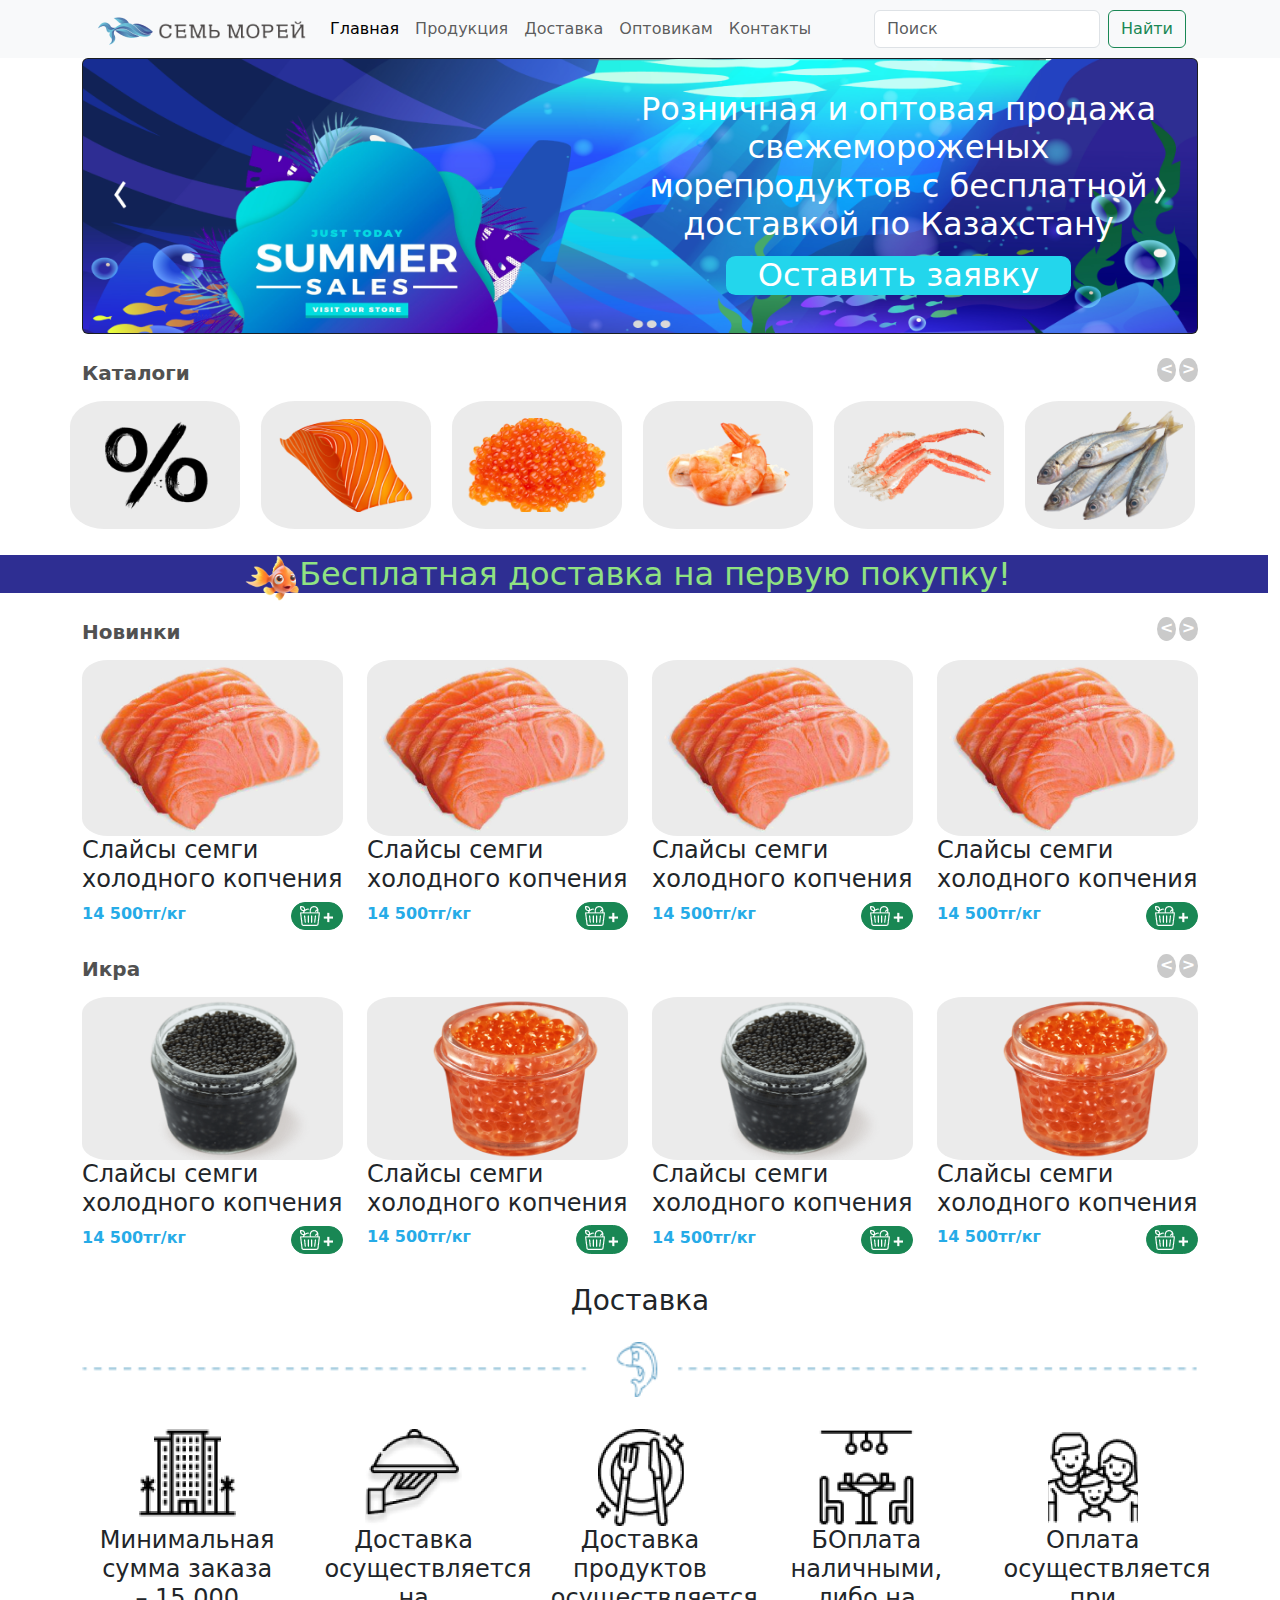
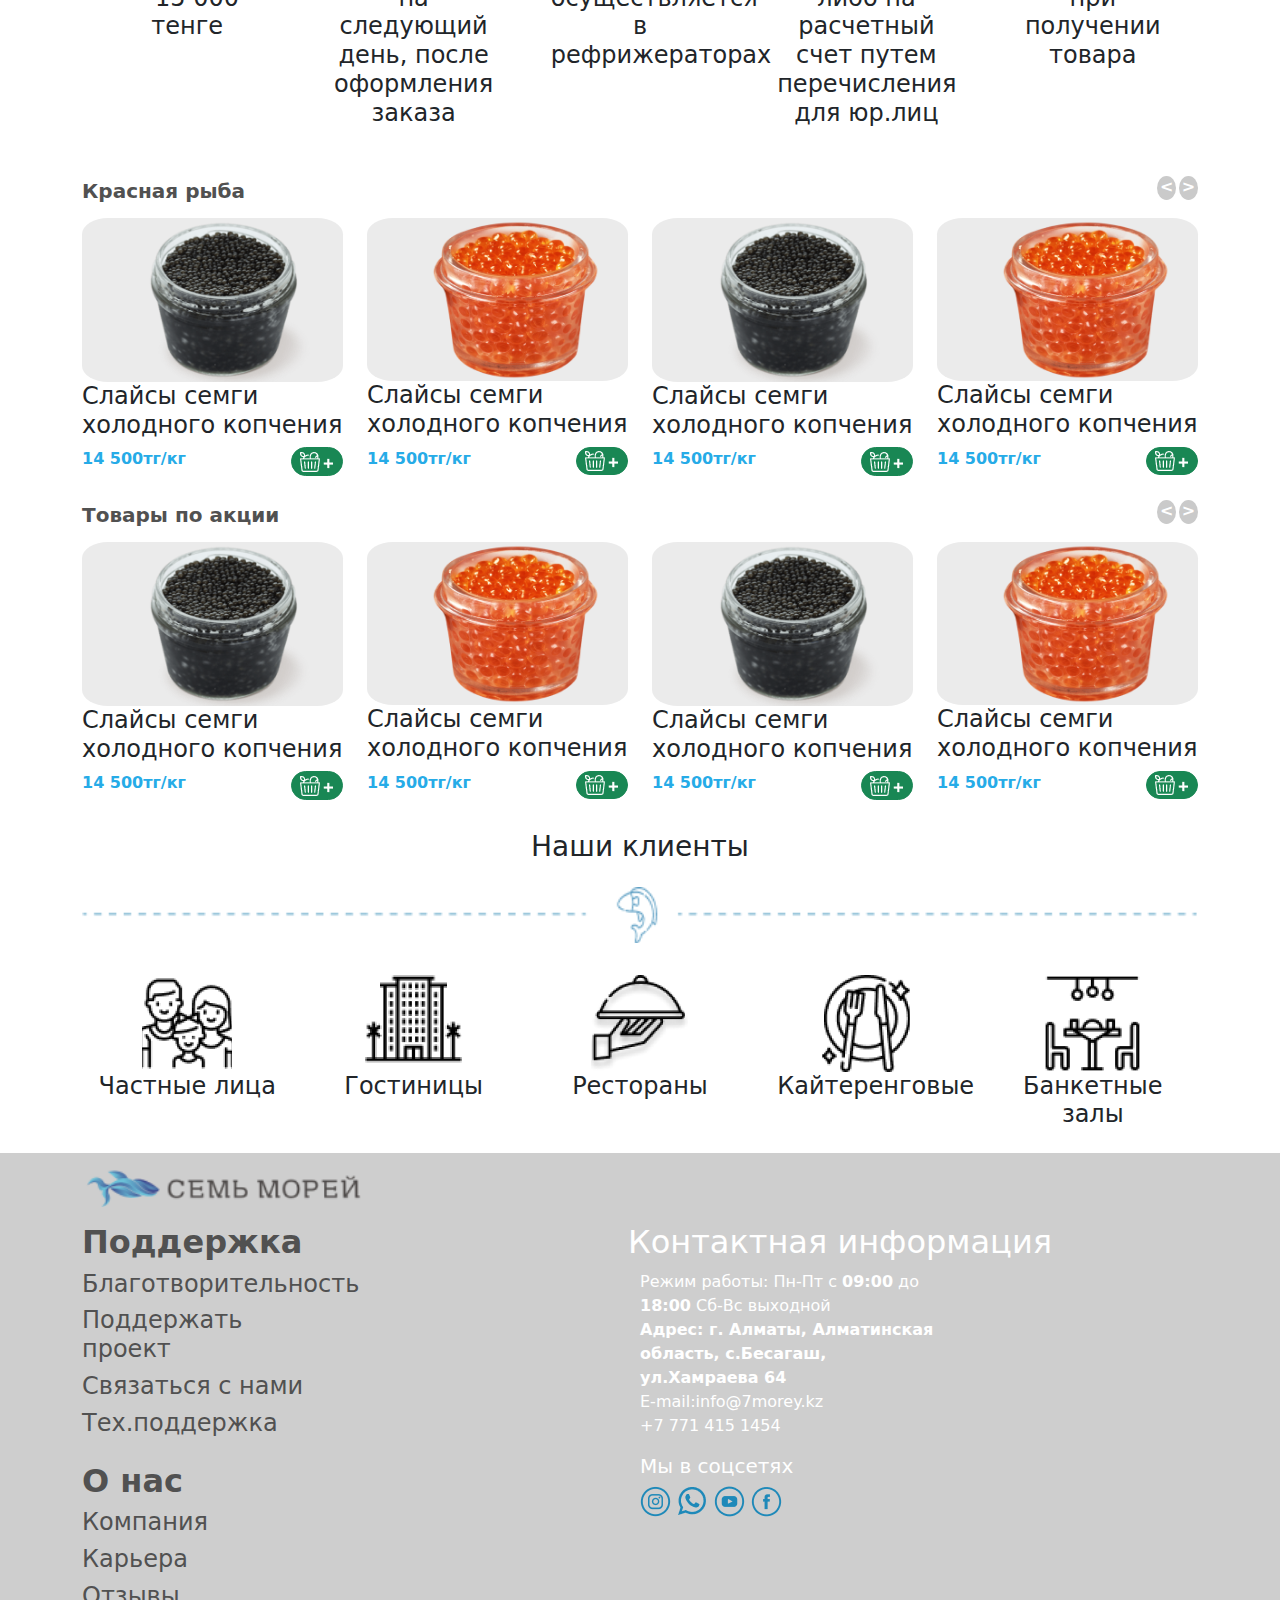
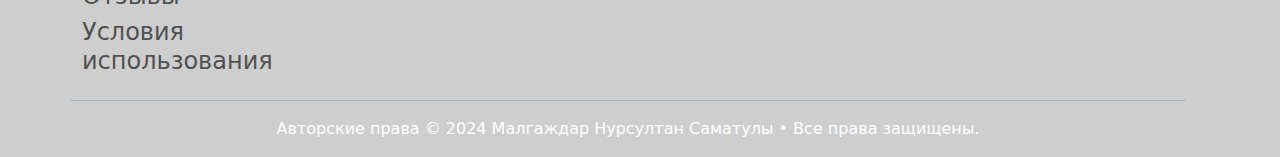
<file: 7morey/Index.html>
<!DOCTYPE html>
<html lang="en">
<head>
    <meta charset="UTF-8">
    <meta name="viewport" content="width=device-width, initial-scale=1">
    <title>Ocean-Food&nbsp;&nbsp;&nbsp;&nbsp;&nbsp;<--&#9826;-->&nbsp;&nbsp;&nbsp;&nbsp;&nbsp;Official site</title>
    <link href="https://cdn.jsdelivr.net/npm/bootstrap@5.3.3/dist/css/bootstrap.min.css" rel="stylesheet"
          integrity="sha384-QWTKZyjpPEjISv5WaRU9OFeRpok6YctnYmDr5pNlyT2bRjXh0JMhjY6hW+ALEwIH" crossorigin="anonymous">
    <link rel="stylesheet" href="css/style.css">
</head>
<body>
<nav class="navbar navbar-expand-lg bg-body-tertiary">
    <div class="container">
        <div class="container-fluid">
            <button class="navbar-toggler" type="button" data-bs-toggle="collapse" data-bs-target="#navbarScroll"
                    aria-controls="navbarScroll" aria-expanded="false" aria-label="Toggle navigation">
                <span class="navbar-toggler-icon"></span>
            </button>
            <div class="collapse navbar-collapse" id="navbarScroll">
                <a class="navbar-brand" href="#">
                    <img src="img/logo.png" alt="Logo" class="d-inline-block align-text-top">
                </a>
                <ul class="navbar-nav me-auto my-2 my-lg-0 navbar-nav-scroll" style="--bs-scroll-height: 100px;">
                    <li class="nav-item">
                        <a class="nav-link active" aria-current="page" href="#">Главная</a>
                    </li>
                    <li class="nav-item">
                        <a class="nav-link" href="#">Продукция</a>
                    </li>
                    <li class="nav-item">
                        <a class="nav-link" href="#">Доставка</a>
                    </li>
                    <li class="nav-item">
                        <a class="nav-link" href="#">Оптовикам</a>
                    </li>
                    <li class="nav-item">
                        <a class="nav-link" href="#">Контакты</a>
                    </li>
                </ul>
                <form class="d-flex" role="search">
                    <input class="form-control me-2" type="search" placeholder="Поиск" aria-label="Search">
                    <button class="btn btn-outline-success" type="submit">Найти</button>
                </form>
            </div>
        </div>
    </div>
</nav>

<main>
    <section>
        <div class="container">
            <div class="card text-bg-dark">
                <img src="img/banner.png" class="card-img" alt="...">
                <div class="card-img-overlay d-flex align-items-center">
                    <div class="row w-100">
                        <div class="col"></div>
                        <div class="col">
                            <h2 class="card-title text-center fs-7">
                                Розничная и оптовая продажа свежемороженых морепродуктов с бесплатной доставкой по
                                Казахстану<Br>
                                <button type="button" class="z-btn fs-7">Оставить заявку</button>
                            </h2>
                        </div>
                    </div>
                </div>
            </div>

            <div class="row mt-4">
                <div class="col-6 category-title">
                    <b>Каталоги</b>
                </div>
                <div class="col-6 text-end">
                    <div class="ellipse d-inline-flex">
                        <div class="arrow"><b><</b></div>
                        <div class="arrow"><b>></b></div>
                    </div>
                </div>
            </div>
        </div>
    </section>
    <section>

        <div class="container">
            <div class="row column-gap-3 c-img category">
                <div class="col-lg-2 col-sm-6 col-6 d-flex align-items-center">
                    <img class="img-fluid" src="img/c-1.png" alt=""></div>
                <div class="col-lg-2 col-sm-6 col-6 d-flex align-items-center">
                    <img class="img-fluid" src="img/c-2.png" alt=""></div>
                <div class="col-lg-2 col-sm-6 col-6 d-flex align-items-center">
                    <img class="img-fluid" src="img/c-3.png" alt=""></div>
                <div class="col-lg-2 col-sm-6 col-6 d-flex align-items-center">
                    <img class="img-fluid" src="img/c-4.png" alt=""></div>
                <div class="col-lg-2 col-sm-6 col-6 d-flex align-items-center">
                    <img class="img-fluid" src="img/c-5.png" alt=""></div>
                <div class="col-lg-2 col-sm-6 col-6 d-flex align-items-center">
                    <img class="img-fluid" src="img/c-6.png" alt=""></div>
            </div>
        </div>

        <div class="row advertising">
            <div class="col-12 d-flex justify-content-center">
                <img class="img-fluid fish" src="img/fish.png" alt="">
                <h2 class="fs-7">Бесплатная доставка на первую покупку!</h2>
            </div>
        </div>
    </section>
    <section>
        <div class="container">
            <div class="row mt-4">
                <div class="col-6 category-title">
                    <b>Новинки</b>
                </div>
                <div class="col-6 text-end">
                    <div class="ellipse d-inline-flex">
                        <div class="arrow"><b><</b></div>
                        <div class="arrow"><b>></b></div>
                    </div>
                </div>
            </div>

            <div class="row c-img">
                <div class="col-lg-3 col-sm-6 col-6 align-items-center  flex-row h-auto">
                    <div class="p-img">
                        <img class="img-fluid px-2" src="img/p1.png" alt="">
                    </div>
                    <div class="row">
                        <h4>Слайсы семги холодного копчения</h4>
                    </div>
                    <div class="row">
                        <div class="col price"><b>14 500тг/кг</b></div>
                        <div class="col text-end">
                            <button class="btn btn-success" type="button">
                                <img src="img/corzina.png" alt="">
                            </button>
                        </div>
                    </div>
                </div>
                <div class="col-lg-3 col-sm-6 col-6 align-items-center  flex-row h-auto">
                    <div class="p-img">
                        <img class="img-fluid px-2" src="img/p1.png" alt="">
                    </div>
                    <div class="row">
                        <h4>Слайсы семги холодного копчения</h4>
                    </div>
                    <div class="row">
                        <div class="col price"><b>14 500тг/кг</b></div>
                        <div class="col text-end">
                            <button class="btn btn-success" type="button">
                                <img src="img/corzina.png" alt="">
                            </button>
                        </div>
                    </div>
                </div>
                <div class="col-lg-3 col-sm-6 col-6 align-items-center  flex-row h-auto">
                    <div class="p-img">
                        <img class="img-fluid px-2" src="img/p1.png" alt="">
                    </div>
                    <div class="row">
                        <h4>Слайсы семги холодного копчения</h4>
                    </div>
                    <div class="row">
                        <div class="col price"><b>14 500тг/кг</b></div>
                        <div class="col text-end">
                            <button class="btn btn-success" type="button">
                                <img src="img/corzina.png" alt="">
                            </button>
                        </div>
                    </div>
                </div>
                <div class="col-lg-3 col-sm-6 col-6 align-items-center  flex-row h-auto">
                    <div class="p-img">
                        <img class="img-fluid px-2" src="img/p1.png" alt="">
                    </div>
                    <div class="row">
                        <h4>Слайсы семги холодного копчения</h4>
                    </div>
                    <div class="row">
                        <div class="col price"><b>14 500тг/кг</b></div>
                        <div class="col text-end">
                            <button class="btn btn-success" type="button">
                                <img src="img/corzina.png" alt="">
                            </button>
                        </div>
                    </div>
                </div>
            </div>

            <div class="row mt-4">
                <div class="col-6 category-title">
                    <b>Икра</b>
                </div>
                <div class="col-6 text-end">
                    <div class="ellipse d-inline-flex">
                        <div class="arrow"><b><</b></div>
                        <div class="arrow"><b>></b></div>
                    </div>
                </div>
            </div>

            <div class="row c-img">
                <div class="col-lg-3 col-sm-6 col-6 align-items-center  flex-row h-auto">
                    <div class="p-img">
                        <img class="img-fluid px-2" src="img/p8.png" alt="">
                    </div>
                    <div class="row">
                        <h4>Слайсы семги холодного копчения</h4>
                    </div>
                    <div class="row">
                        <div class="col price"><b>14 500тг/кг</b></div>
                        <div class="col text-end">
                            <button class="btn btn-success" type="button">
                                <img src="img/corzina.png" alt="">
                            </button>
                        </div>
                    </div>
                </div>
                <div class="col-lg-3 col-sm-6 col-6 align-items-center  flex-row h-auto">
                    <div class="p-img">
                        <img class="img-fluid px-2" src="img/p7.png" alt="">
                    </div>
                    <div class="row">
                        <h4>Слайсы семги холодного копчения</h4>
                    </div>
                    <div class="row">
                        <div class="col price"><b>14 500тг/кг</b></div>
                        <div class="col text-end">
                            <button class="btn btn-success" type="button">
                                <img src="img/corzina.png" alt="">
                            </button>
                        </div>
                    </div>
                </div>
                <div class="col-lg-3 col-sm-6 col-6 align-items-center  flex-row h-auto">
                    <div class="p-img">
                        <img class="img-fluid px-2" src="img/p8.png" alt="">
                    </div>
                    <div class="row">
                        <h4>Слайсы семги холодного копчения</h4>
                    </div>
                    <div class="row">
                        <div class="col price"><b>14 500тг/кг</b></div>
                        <div class="col text-end">
                            <button class="btn btn-success" type="button">
                                <img src="img/corzina.png" alt="">
                            </button>
                        </div>
                    </div>
                </div>
                <div class="col-lg-3 col-sm-6 col-6 align-items-center  flex-row h-auto">
                    <div class="p-img">
                        <img class="img-fluid px-2" src="img/p7.png" alt="">
                    </div>
                    <div class="row">
                        <h4>Слайсы семги холодного копчения</h4>
                    </div>
                    <div class="row">
                        <div class="col price"><b>14 500тг/кг</b></div>
                        <div class="col text-end">
                            <button class="btn btn-success" type="button">
                                <img src="img/corzina.png" alt="">
                            </button>
                        </div>
                    </div>
                </div>
            </div>
        </div>
    </section>
    <section>
        <div class="container">
            <div class="row">
                <div class="col-12">
                    <h3 class="text-center title">Доставка</h3></div>
                <div class="text-center col-12 my-3"><img class="w-100" src="img/fish-logo.png" alt=""></div>
                <div class="container text-center">
                    <div class="row row-cols-1 row-cols-lg-5 g-2 g-lg-3 col-sm-16">
                        <div class="col">
                            <div class="p-3">
                                <img src="img/k2.png" alt="">
                                <h4>Минимальная сумма заказа – 15 000 тенге</h4>
                            </div>
                        </div>
                        <div class="col">
                            <div class="p-3">
                                <img src="img/k3.png" alt="">
                                <h4>Доставка осуществляется на следующий день, после оформления заказа</h4>
                            </div>
                        </div>
                        <div class="col">
                            <div class="p-3">
                                <img src="img/k4.png" alt="">
                                <h4>Доставка продуктов осуществляется в рефрижераторах</h4>
                            </div>
                        </div>
                        <div class="col">
                            <div class="p-3">
                                <img src="img/k5.png" alt="">
                                <h4>БОплата наличными, либо на расчетный счет путем перечисления для юр.лиц</h4>
                            </div>
                        </div>
                        <div class="col">
                            <div class="p-3">
                                <img src="img/k1.png" alt="">
                                <h4>Оплата осуществляется при получении товара</h4>
                            </div>
                        </div>
                    </div>
                </div>
            </div>
            <div class="phone-size">
                <div class="row mt-4">
                    <div class="col-6 category-title">
                        <b>Красная рыба</b>
                    </div>
                    <div class="col-6 text-end">
                        <div class="ellipse d-inline-flex">
                            <div class="arrow"><b><</b></div>
                            <div class="arrow"><b>></b></div>
                        </div>
                    </div>
                </div>

                <div class="row c-img">
                    <div class="col-lg-3 col-sm-6 col-6 align-items-center  flex-row h-auto">
                        <div class="p-img">
                            <img class="img-fluid px-2" src="img/p8.png" alt="">
                        </div>
                        <div class="row">
                            <h4>Слайсы семги холодного копчения</h4>
                        </div>
                        <div class="row">
                            <div class="col price"><b>14 500тг/кг</b></div>
                            <div class="col text-end">
                                <button class="btn btn-success" type="button">
                                    <img src="img/corzina.png" alt="">
                                </button>
                            </div>
                        </div>
                    </div>
                    <div class="col-lg-3 col-sm-6 col-6 align-items-center  flex-row h-auto">
                        <div class="p-img">
                            <img class="img-fluid px-2" src="img/p7.png" alt="">
                        </div>
                        <div class="row">
                            <h4>Слайсы семги холодного копчения</h4>
                        </div>
                        <div class="row">
                            <div class="col price"><b>14 500тг/кг</b></div>
                            <div class="col text-end">
                                <button class="btn btn-success" type="button">
                                    <img src="img/corzina.png" alt="">
                                </button>
                            </div>
                        </div>
                    </div>
                    <div class="col-lg-3 col-sm-6 col-6 align-items-center  flex-row h-auto">
                        <div class="p-img">
                            <img class="img-fluid px-2" src="img/p8.png" alt="">
                        </div>
                        <div class="row">
                            <h4>Слайсы семги холодного копчения</h4>
                        </div>
                        <div class="row">
                            <div class="col price"><b>14 500тг/кг</b></div>
                            <div class="col text-end">
                                <button class="btn btn-success" type="button">
                                    <img src="img/corzina.png" alt="">
                                </button>
                            </div>
                        </div>
                    </div>
                    <div class="col-lg-3 col-sm-6 col-6 align-items-center  flex-row h-auto">
                        <div class="p-img">
                            <img class="img-fluid px-2" src="img/p7.png" alt="">
                        </div>
                        <div class="row">
                            <h4>Слайсы семги холодного копчения</h4>
                        </div>
                        <div class="row">
                            <div class="col price"><b>14 500тг/кг</b></div>
                            <div class="col text-end">
                                <button class="btn btn-success" type="button">
                                    <img src="img/corzina.png" alt="">
                                </button>
                            </div>
                        </div>
                    </div>
                </div>
            </div>

        </div>
    </section>
    <section>
        <div class="container">
            <div class="phone-size">
                <div class="row mt-4">
                    <div class="col-6 category-title">
                        <b>Товары по акции</b>
                    </div>
                    <div class="col-6 text-end">
                        <div class="ellipse d-inline-flex">
                            <div class="arrow"><b><</b></div>
                            <div class="arrow"><b>></b></div>
                        </div>
                    </div>
                </div>
                <div class="row c-img">
                    <div class="col-lg-3 col-sm-6 col-6 align-items-center  flex-row h-auto">
                        <div class="p-img">
                            <img class="img-fluid px-2" src="img/p8.png" alt="">
                        </div>
                        <div class="row">
                            <h4>Слайсы семги холодного копчения</h4>
                        </div>
                        <div class="row">
                            <div class="col price"><b>14 500тг/кг</b></div>
                            <div class="col text-end">
                                <button class="btn btn-success" type="button">
                                    <img src="img/corzina.png" alt="">
                                </button>
                            </div>
                        </div>
                    </div>
                    <div class="col-lg-3 col-sm-6 col-6 align-items-center  flex-row h-auto">
                        <div class="p-img">
                            <img class="img-fluid px-2" src="img/p7.png" alt="">
                        </div>
                        <div class="row">
                            <h4>Слайсы семги холодного копчения</h4>
                        </div>
                        <div class="row">
                            <div class="col price"><b>14 500тг/кг</b></div>
                            <div class="col text-end">
                                <button class="btn btn-success" type="button">
                                    <img src="img/corzina.png" alt="">
                                </button>
                            </div>
                        </div>
                    </div>
                    <div class="col-lg-3 col-sm-6 col-6 align-items-center  flex-row h-auto">
                        <div class="p-img">
                            <img class="img-fluid px-2" src="img/p8.png" alt="">
                        </div>
                        <div class="row">
                            <h4>Слайсы семги холодного копчения</h4>
                        </div>
                        <div class="row">
                            <div class="col price"><b>14 500тг/кг</b></div>
                            <div class="col text-end">
                                <button class="btn btn-success" type="button">
                                    <img src="img/corzina.png" alt="">
                                </button>
                            </div>
                        </div>
                    </div>
                    <div class="col-lg-3 col-sm-6 col-6 align-items-center  flex-row h-auto">
                        <div class="p-img">
                            <img class="img-fluid px-2" src="img/p7.png" alt="">
                        </div>
                        <div class="row">
                            <h4>Слайсы семги холодного копчения</h4>
                        </div>
                        <div class="row">
                            <div class="col price"><b>14 500тг/кг</b></div>
                            <div class="col text-end">
                                <button class="btn btn-success" type="button">
                                    <img src="img/corzina.png" alt="">
                                </button>
                            </div>
                        </div>
                    </div>
                </div>
                <div class="row">
                    <div class="col-12">
                        <h3 class="text-center title">Наши клиенты</h3></div>
                    <div class="text-center col-12 my-3"><img class="w-100" src="img/fish-logo.png" alt=""></div>

                    <div class="container text-center">
                        <div class="row row-cols-1 row-cols-lg-5 g-2 g-lg-3">
                            <div class="col">
                                <div class="p-3">
                                    <img src="img/k1.png" alt="">
                                    <h4>Частные лица</h4>
                                </div>
                            </div>
                            <div class="col">
                                <div class="p-3">
                                    <img src="img/k2.png" alt="">
                                    <h4>Гостиницы</h4>
                                </div>
                            </div>
                            <div class="col">
                                <div class="p-3">
                                    <img src="img/k3.png" alt="">
                                    <h4>Рестораны</h4>
                                </div>
                            </div>
                            <div class="col">
                                <div class="p-3">
                                    <img src="img/k4.png" alt="">
                                    <h4>Кайтеренговые</h4>
                                </div>
                            </div>
                            <div class="col">
                                <div class="p-3">
                                    <img src="img/k5.png" alt="">
                                    <h4>Банкетные залы</h4>
                                </div>
                            </div>
                        </div>
                    </div>
                </div>
            </div>
        </div>
    </section>
</main>
<footer>
    <div class="container row-cols-1">
        <img class="mt-3 col-3 row-cols-1" src="img/logo.png" alt="">
        <div class="row">
            <div class="col">
                <div class="row d-block">
                    <div class="col-6 category-title">
                        <div class="row mt-3 footer-text footer-about">
                            <h2><strong>Поддержка</strong></h2>
                            <h4>Благотворительность</h4>
                            <h4>Поддержать проект</h4>
                            <h4>Связаться с нами</h4>
                            <h4>Тех.поддержка</h4>
                        </div>
                    </div>
                    <div class="col-6 category-title">
                        <div class="row mt-3 footer-text footer-about">
                            <h2><strong>О нас</strong></h2>
                            <h4>Компания</h4>
                            <h4>Карьера</h4>
                            <h4>Отзывы</h4>
                            <h4>Условия использования</h4>
                        </div>
                    </div>
                </div>
            </div>
            <div class="col">
                <div class="row mt-3 footer-text">
                    <h2 class="p-0 footer-info-h2">Контактная информация</h2>
                    <div class="text-start col-7 footer-info">
                        <p>Режим работы: Пн-Пт с <b>09:00</b> до <b>18:00</b> Сб-Вс выходной
                            <br><b>Адрес: г. Алматы, Алматинская область, с.Бесагаш, ул.Хамраева 64</b><br>
                            E-mail:info@7morey.kz<br>
                            +7 771 415 1454
                        </p>
                        <h5>Мы в соцсетях</h5>
                        <div class="row d-flex align-items-center social">
                            <div class="col-1 "><img src="img/m1.png" alt=""></div>
                            <div class="col-1 "><img src="img/m2.png" alt=""></div>
                            <div class="col-1 "><img src="img/m3.png" alt=""></div>
                            <div class="col-1 "><img src="img/m4.png" alt=""></div>
                        </div>
                    </div>
                </div>
            </div>
        </div>
        <div class="row">
            <hr class="w-100 mt-3 align-center">
            <span class="text-center mb-3">Авторские права © 2024 Малгаждар Нурсултан Саматулы • Все права защищены.</span>
        </div>
    </div>
</footer>


<script src="https://cdn.jsdelivr.net/npm/bootstrap@5.3.3/dist/js/bootstrap.bundle.min.js"
        integrity="sha384-YvpcrYf0tY3lHB60NNkmXc5s9fDVZLESaAA55NDzOxhy9GkcIdslK1eN7N6jIeHz"
        crossorigin="anonymous"></script>
<script src="https://cdn.jsdelivr.net/npm/@popperjs/core@2.11.8/dist/umd/popper.min.js"
        integrity="sha384-I7E8VVD/ismYTF4hNIPjVp/Zjvgyol6VFvRkX/vR+Vc4jQkC+hVqc2pM8ODewa9r"
        crossorigin="anonymous"></script>
<script src="https://cdn.jsdelivr.net/npm/bootstrap@5.3.3/dist/js/bootstrap.min.js"
        integrity="sha384-0pUGZvbkm6XF6gxjEnlmuGrJXVbNuzT9qBBavbLwCsOGabYfZo0T0to5eqruptLy"
        crossorigin="anonymous"></script>
<script src="js/script.js"></script>
</body>
</html>
</file>
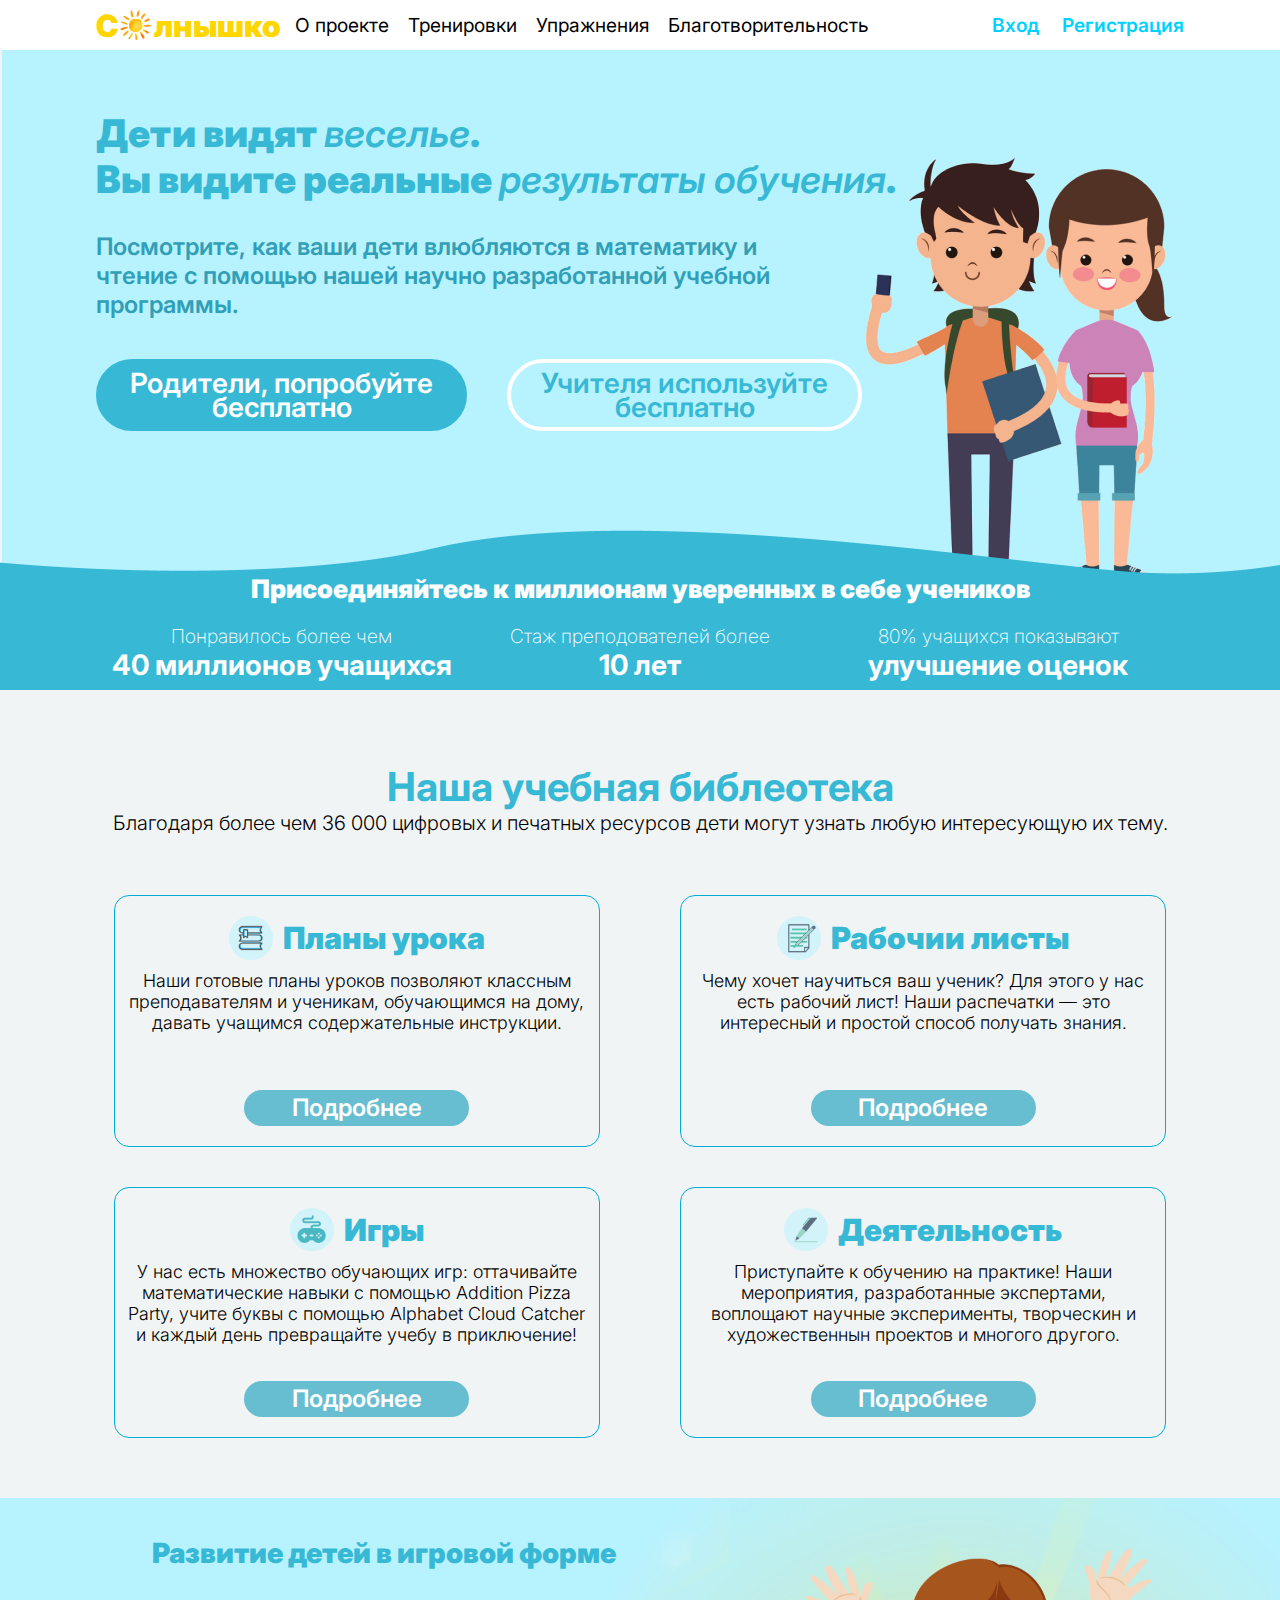
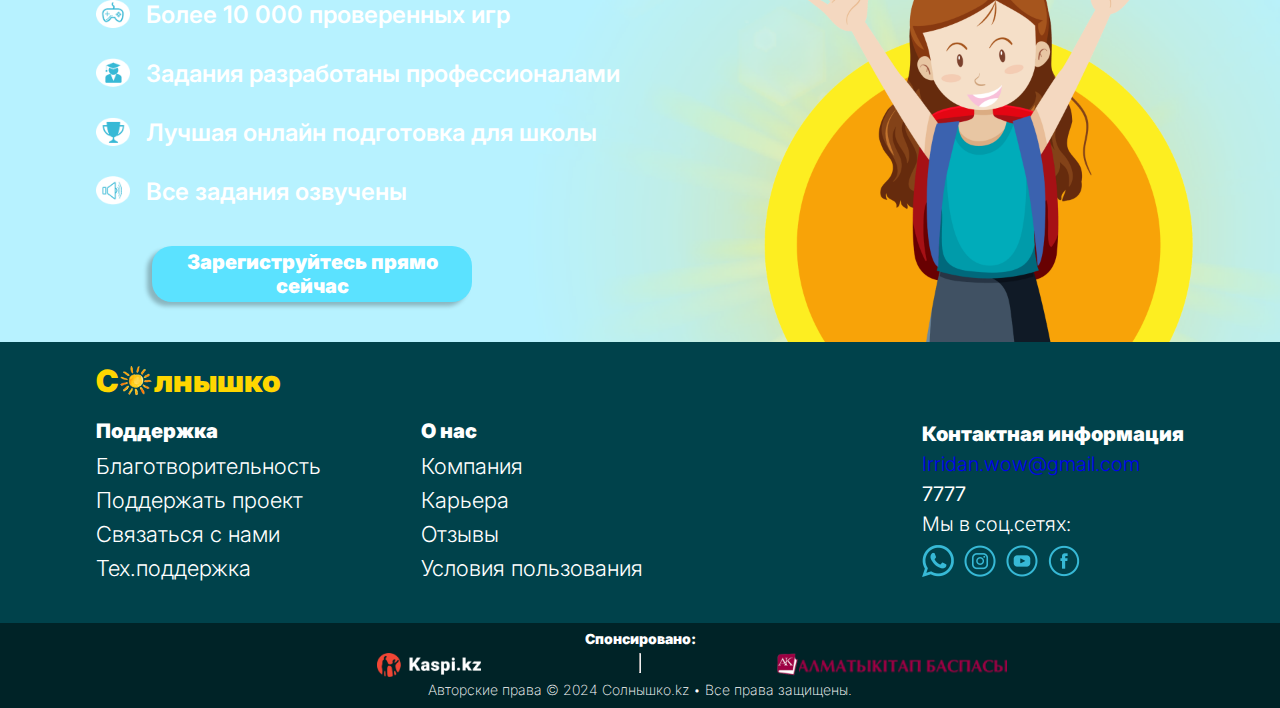
<file: Solnyshko/index.html>
<!doctype html>
<html lang="en">
<head>
  <meta charset="UTF-8">
  <meta name="viewport"
        content="width=device-width, user-scalable=no, initial-scale=1.0, maximum-scale=1.0, minimum-scale=1.0">
  <meta http-equiv="X-UA-Compatible" content="ie=edge">
  <link rel="icon" href="/favicon.ico" sizes="any">
  <title>Document</title>
  <link rel="stylesheet" href="css/style.css">
<body>
  <div class="wrapper">
    <nav>
      <div id="myNav" class="overlay">
        <a href="javascript:void(0)" class="closebtn" onclick="closeNav()">×</a>
        <div class="overlay-content">
          <a href="#about">О проекте</a>
          <a href="#training">Тренировки</a>
          <a href="#exercise">Упражнения</a>
          <a href="#charity">Благотворительность</a>
        </div>
      </div>
      <div class="container">
        <div class="nav-bar">
          <span onclick="openNav()">☰</span>
          <a href="#" class="logo-text">C<img src="img/logo.png">лнышко</a>
          <div class="nav-bar-a">
            <a href="#about">О проекте</a>
            <a href="#training">Тренировки</a>
            <a href="#exercise">Упражнения</a>
            <a href="#charity">Благотворительность</a>
          </div>
          <div class="Auth">
            <a href="#sign">Вход</a>
            <a href="#reg">Регистрация</a>
          </div>
        </div>
      </div>
    </nav>



      <main>
        <section id="about">
          <div class="container">
            <h1>Дети видят <i>веселье</i>.<br>Вы видите реальные <i>результаты обучения</i>.</h1>
            <p>Посмотрите, как ваши дети влюбляются в математику и чтение с помощью нашей научно разработанной учебной программы.</p>
            <div class="about-bt">
              <div class="about-bt-first">Родители, попробуйте <br>бесплатно</div>
              <div class="about-bt-second">Учителя используйте <br>бесплатно</div>
            </div>
            <div class="about-info">
              <h1>Присоединяйтесь к миллионам уверенных в себе учеников</h1>
              <div class="about-info-text">
                <div class="about-info-text-t">Понравилось более чем<p>40 миллионов учащихся</p></div>
                <div class="about-info-text-t">Стаж преподователей более<p>10 лет</p></div>
                <div class="about-info-text-t">80% учащихся показывают<p>улучшение оценок</p></div>
              </div>
            </div>
          </div>
        </section>

        <section id="training">
          <div class="container">
          <h2>Наша учебная библеотека</h2>
          <p>Благодаря более чем 36 000 цифровых и печатных ресурсов дети могут узнать любую интересующую их тему.</p>
          <div class="training">
            <div class="training-group">
              <h3><img src="img/1.png">Планы урока</h3>
              <p>Наши готовые планы уроков позволяют классным преподавателям и ученикам, обучающимся на дому, давать учащимся содержательные инструкции.</p>
              <div class="training-bt">Подробнее</div>
            </div>
            <div class="training-group">
              <h3><img src="img/2.png">Рабочии листы</h3>
              <p>Чему хочет научиться ваш ученик? Для этого у нас есть рабочий лист! Наши распечатки — это интересный и простой способ получать знания.</p>
              <div class="training-bt">Подробнее</div>
            </div>
            <div class="training-group">
              <h3><img src="img/3.png">Игры</h3>
              <p>У нас есть множество обучающих игр: оттачивайте математические навыки с помощью Addition Pizza Party, учите буквы с помощью Alphabet Cloud Catcher и каждый день превращайте учебу в приключение!</p>
              <div class="training-bt">Подробнее</div>
            </div>
            <div class="training-group">
              <h3><img src="img/4.png">Деятельность</h3>
              <p>Приступайте к обучению на практике! Наши мероприятия, разработанные экспертами, воплощают  научные эксперименты, творческин и художественнын проектов и многого другого.</p>
              <div class="training-bt">Подробнее</div>
            </div>
          </div>
          </div>
        </section>

        <section id="exercise">
          <div class="container">
            <h2>Развитие детей в игровой форме</h2>
            <img src="img/icon-1.png"><p>Более 10 000 проверенных игр</p><br>
            <img src="img/icon-2.png"><p>Задания разработаны профессионалами</p><br>
            <img src="img/icon-3.png"><p>Лучшая онлайн подготовка для школы</p><br>
            <img src="img/icon-4.png"><p>Все задания озвучены</p>
            <div>Зарегиструйтесь прямо сейчас</div>
          </div>
        </section>
      </main>

      <footer>
        <div class="container">
          <a href="#" class="logo-text">C<img src="img/logo.png">лнышко</a>
          <div class="footer-text">
            <div class="footer-text-t">
              <h3>Поддержка</h3>
              <p>Благотворительность</p><br>
              <p>Поддержать проект</p><br>
              <p>Связаться с нами</p><br>
              <p>Тех.поддержка</p>
            </div>
            <div class="footer-text-t">
              <h3>О нас</h3>
              <p>Компания</p><br>
              <p>Карьера</p><br>
              <p>Отзывы</p><br>
              <p>Условия пользования</p>
            </div>
            <div class="footer-text-contact">
              <h3>Контактная информация</h3>
              <a class="email" href="mailto:Irridan.wow@gmail.com?subject=Привет!">Irridan.wow@gmail.com</a>
              <b>7777</b>
              <p>Мы в соц.сетях:</p>
              <div class="social-media-img">
                <a href="https://wa.me/+77783433086" target="_ blank"><img src="img/social-media-1.png" alt="WhatsApp"></a>
                <a href="https://web.telegram.org/a/#777000" target="_ blank"><img src="img/social-media-2.png" alt="Telegram"></a>
                <a href="https://www.youtube.com/@Magic_TV_for_children" target="_ blank"><img src="img/social-media-3.png" alt="Youtube"></a>
                <a href="https://www.facebook.com/VolshebstvoTV" target="_ blank"><img src="img/social-media-4.png" alt="Facebook"></a>
              </div>
            </div>
          </div>
          <div class="footer-info">
            <b>Спонсировано:</b>
            <div class="sponsors">
              <a href="https://kaspi.kz/" target="_blank"><img src="img/sponsor1.png" alt="Kaspi.kz"></a>
              <hr>
              <a href="https://www.almatykitap.kz/" target="_blank"><img src="img/sponsor2.png" alt="АлматыКытап"></a>
            </div>
            <p>Авторские права © 2024 Солнышко.kz • Все права защищены.</p>
          </div>
        </div>
      </footer>
    </div>

</body>
<script src="https://code.jquery.com/jquery-3.6.0.min.js"></script>
<script src="js/app.js"></script>
</html>
</file>
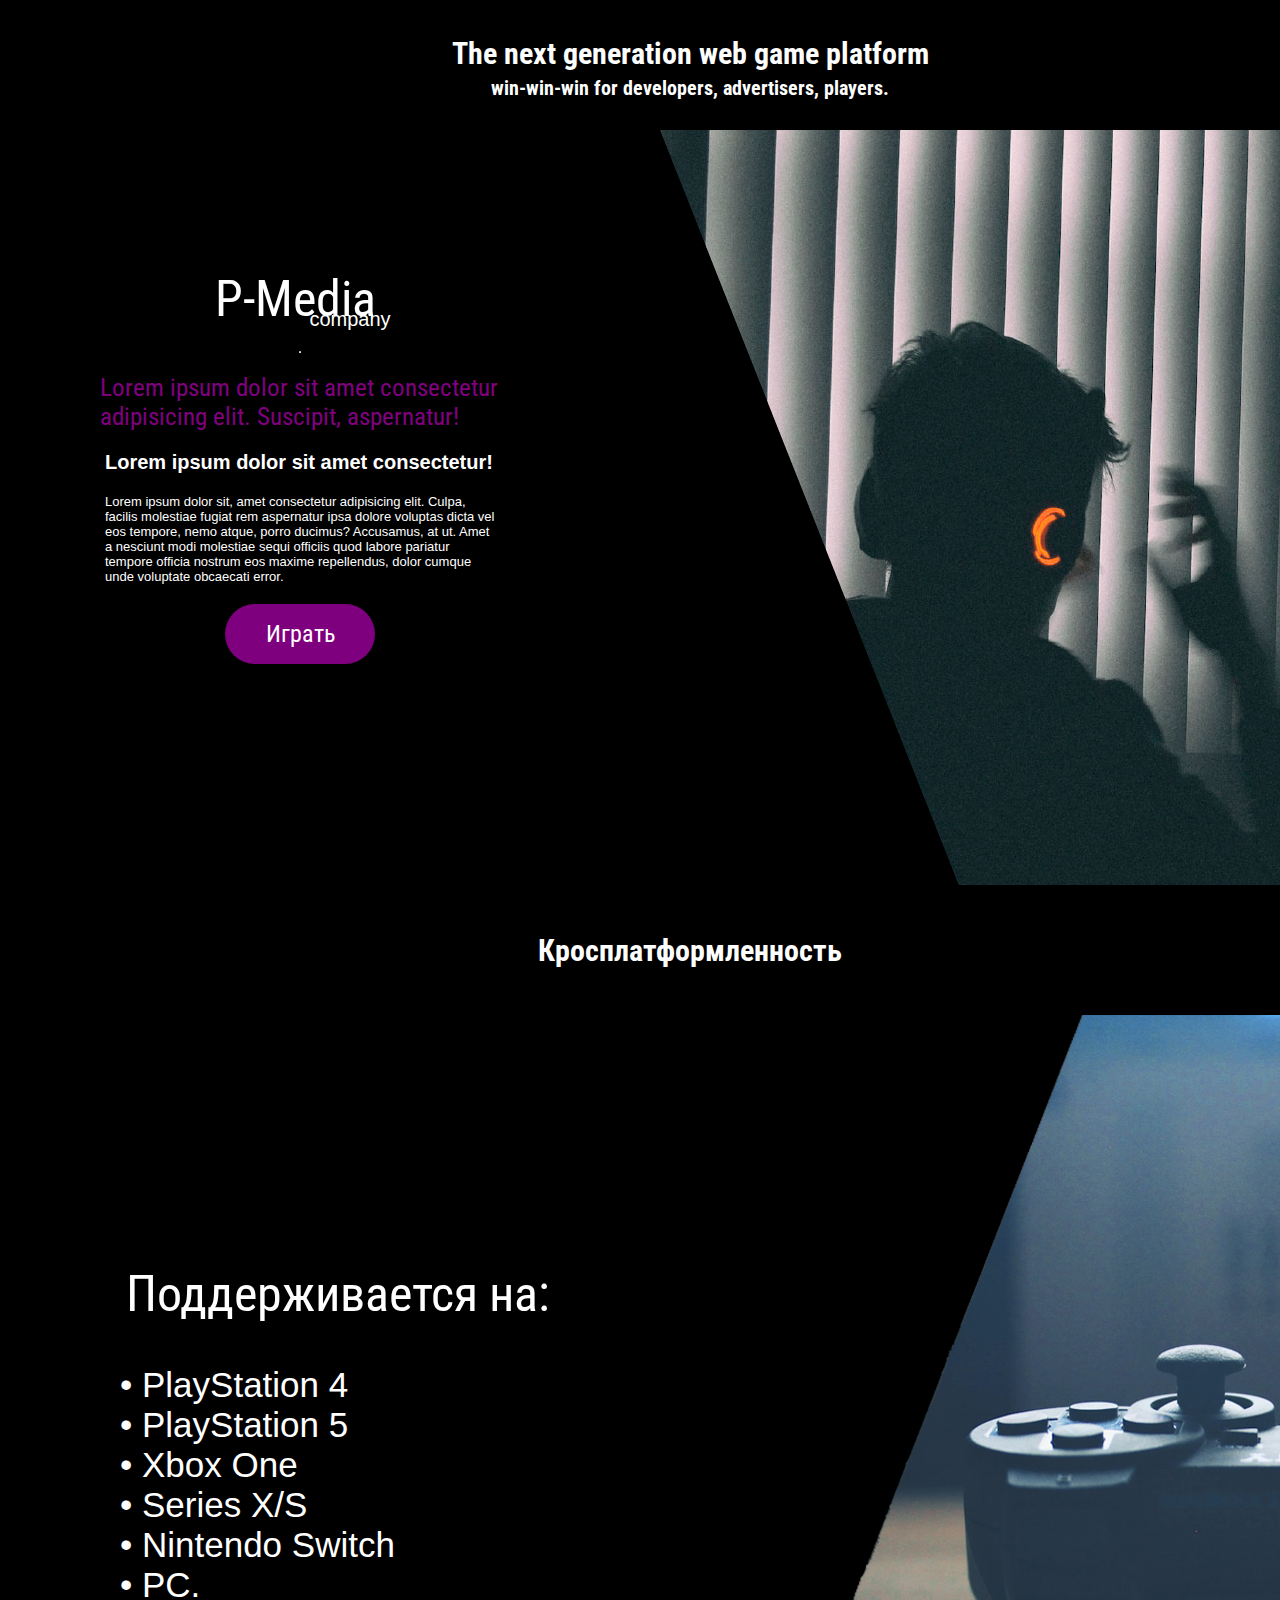
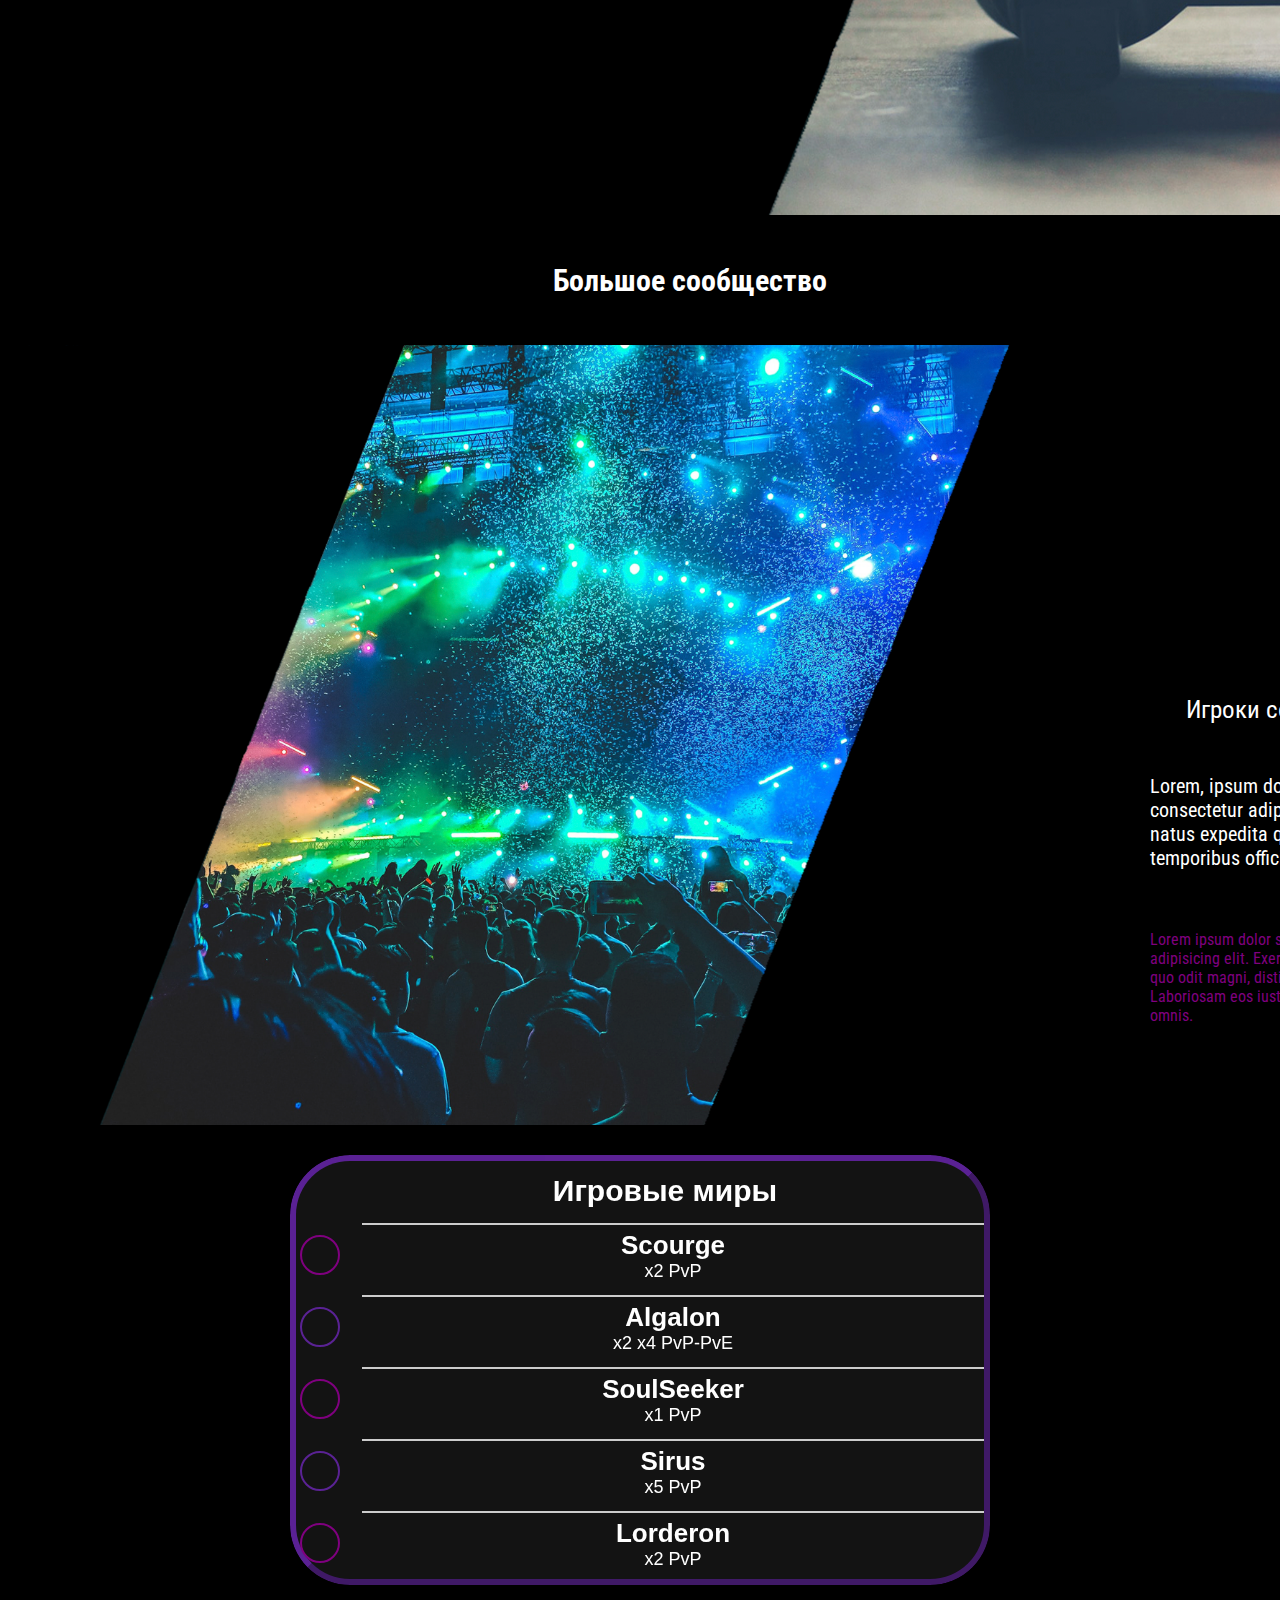
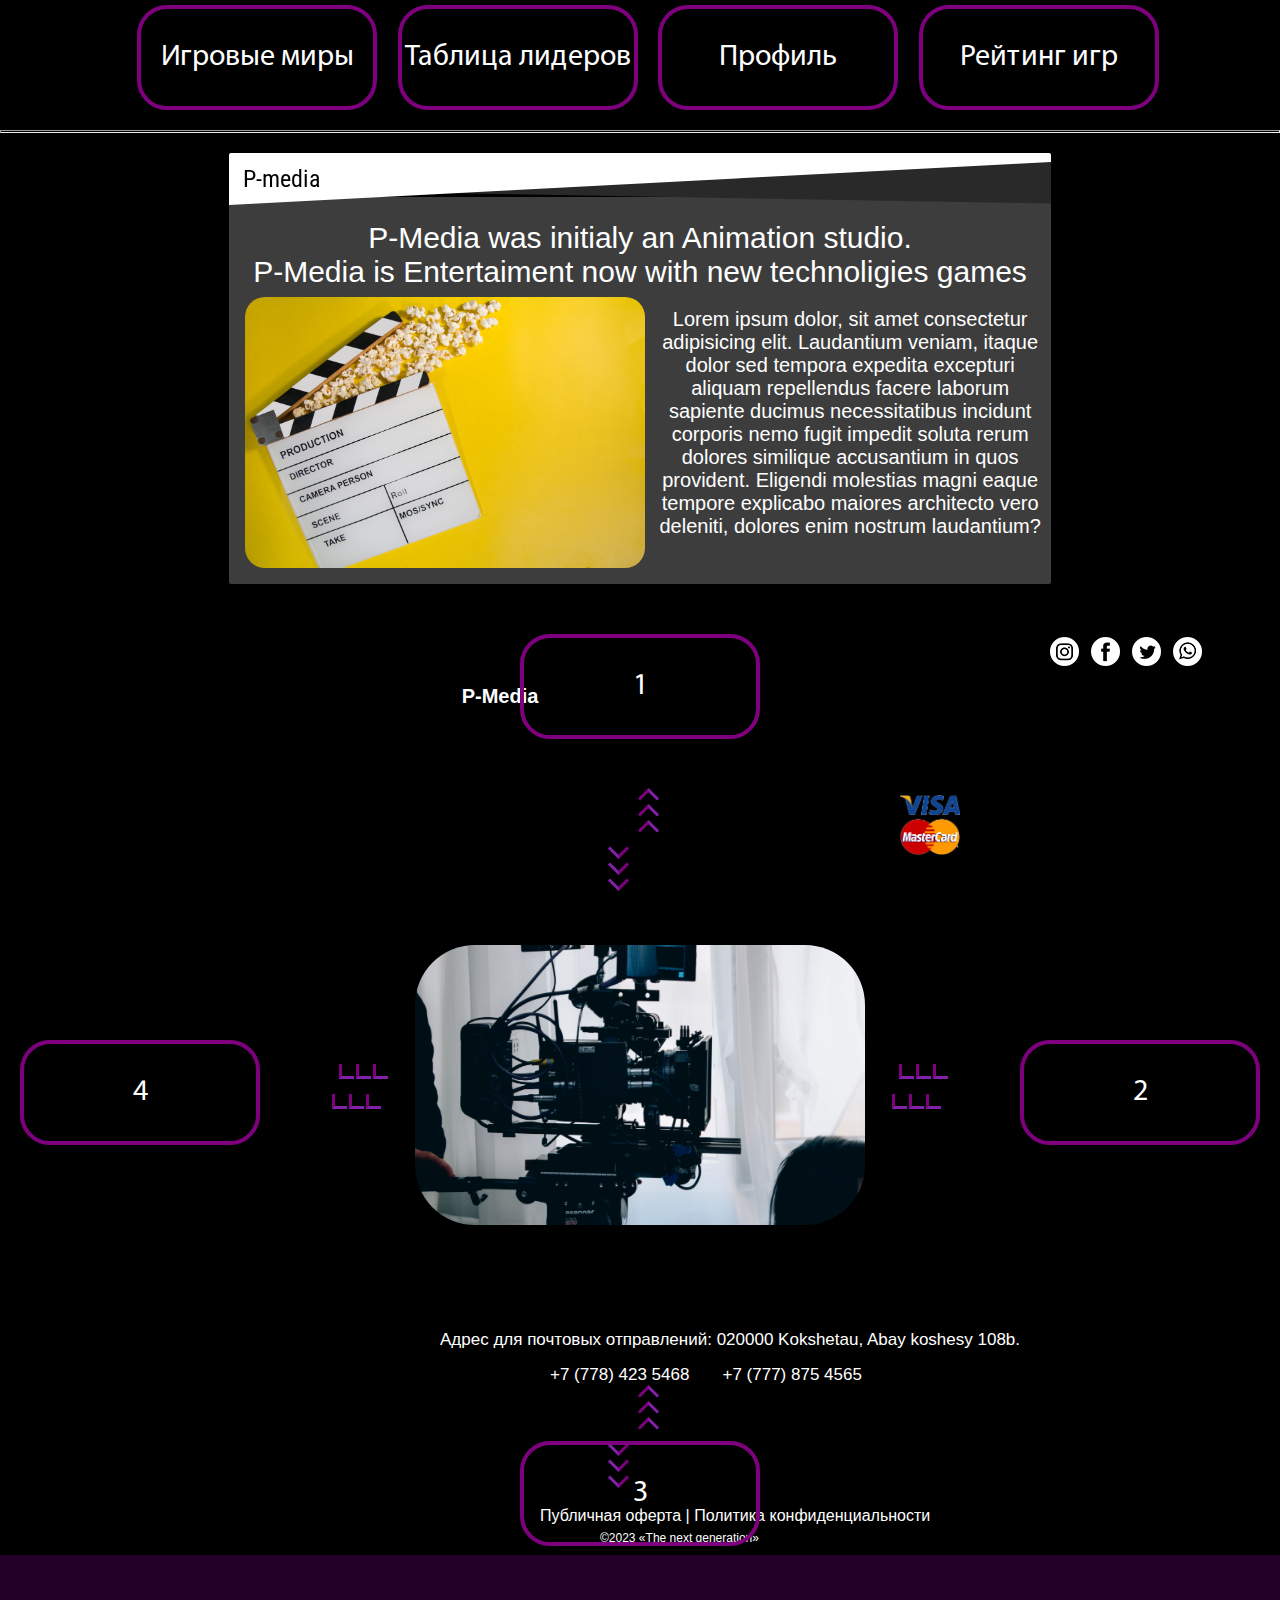
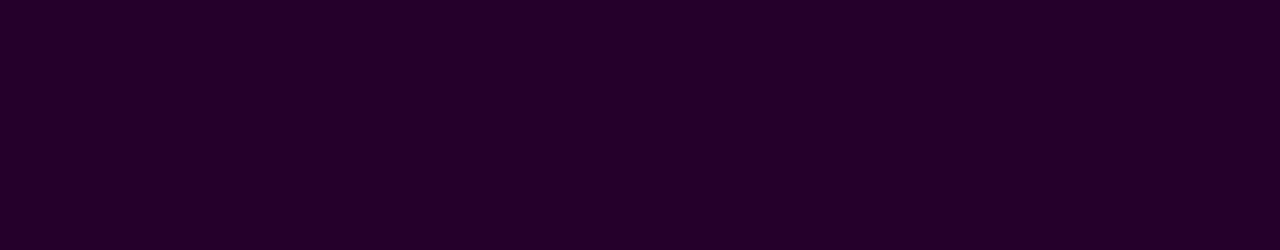
<file: world — копия/index.html>
<!DOCTYPE html>
<html lang="en">
<head>
    <meta charset="UTF-8">
    
    <meta name="viewport" content="width=device-width, initial-scale=1">
    <title>The next generation web game platform</title>
    <link rel="stylesheet" href="style.css">


    <link rel="preconnect" href="https://fonts.googleapis.com">
    <link rel="preconnect" href="https://fonts.gstatic.com" crossorigin>
    <link href="https://fonts.googleapis.com/css2?family=Roboto+Condensed:wght@500&display=swap" rel="stylesheet">
    <link href="https://fonts.googleapis.com/css?family=Roboto:300,400" rel="stylesheet">
</head>
<body>
    <div class="slide1">

        <div class="slide-bg">
            <h4 class="slide1-title">The next generation web game platform</h4>
                <h5>win-win-win for developers, advertisers, players.</h5>
        </div>

        <img src="img/slide1.png">

        <div class="slide-text">
            <p class="slide1-text1">P-Media</p>
            <p class="slide1-text2">company</p>
            <hr>
            <p class="slide1-text3">Lorem ipsum dolor sit amet consectetur <br>adipisicing elit. Suscipit, aspernatur!</p>
            <h2 class="slide1-text4">Lorem ipsum dolor sit amet consectetur!</h2>
            <p class="slide1-text5">Lorem ipsum dolor sit, amet consectetur adipisicing elit. Culpa, facilis molestiae fugiat rem aspernatur ipsa dolore voluptas dicta vel eos tempore, nemo atque, porro ducimus? Accusamus, at ut. Amet a nesciunt modi molestiae sequi officiis quod labore pariatur tempore officia nostrum eos maxime repellendus, dolor cumque unde voluptate obcaecati error.</p>
            <button>Играть</button>
        </div>

    </div>

    <div class="slide2">

        <div class="slide-bg">
            <h4 class="slide2-title">Кросплатформленность</h4>
                </div>

            <img src="img/slide2.png">

        <div class="slide-text">
            <p class="slide2-text1">Поддерживается на:</p>


            <ol class="slide2-text2">
                <li><span> • PlayStation 4</span></li>
                <li><span> • PlayStation 5</span></li>
                <li><span> • Xbox One</span></li>
                <li><span> • Series X/S</span></li>
                <li><span> • Nintendo Switch </span></li>
                <li><span> • PC.</span></li>
            </ol>

        </div>

    </div>
    <div class="slide3">

        <div class="slide-bg">
            <h4 class="slide3-title">Большое сообщество</h4>
        </div>

        <img src="img/slide3.png">

                <div class="slide-bg-img">
                    <div class="slide-text">
                    <p class="slide3-text1">Игроки со всего мира</p>
                    <p class="slide3-text2">Lorem, ipsum dolor sit amet consectetur adipisicing elit. Nulla natus expedita quae harum temporibus officia!</p>
                    <p class="slide3-text3">Lorem ipsum dolor sit amet consectetur adipisicing elit. Exercitationem reprehenderit quo odit magni, distinctio accusantium sequi! Laboriosam eos iusto accusantium similique omnis.</p>
                     </div>
                </div>

    </div>

    <div class="slide4">

      <section id="slider_bl">
          <div class="wrapper">
              <input checked type=radio name="slider" id="slide1" />
              <input type=radio name="slider" id="slide2" />
              <input type=radio name="slider" id="slide3" />
              <input type=radio name="slider" id="slide4" />
              <div class="slider-wrapper">
                  <div class=inner>
                      <article>
                          <div class="leaderboard">
                              <ol class="alternating-colors">
                                  <strong class="leaderboard-title">Игровые миры</strong>

                                  <li>
                                      <hr>
                                      <strong>Scourge</strong>
                                      <p>x2 PvP</p>
                                  </li>
                                  <li>
                                      <hr>
                                      <strong>Algalon</strong>
                                      <p>x2 x4 PvP-PvE</p>
                                  </li>
                                  <li>
                                      <hr>
                                      <strong>SoulSeeker</strong>
                                      <p>x1 PvP</p>
                                  </li>
                                  <li>
                                      <hr>
                                      <strong>Sirus</strong>
                                      <p>x5 PvP</p>
                                  </li>
                                  <li>
                                      <hr>
                                      <strong>Lorderon</strong>
                                      <p>x2 PvP</p>
                                  </li>
                              </ol>
                          </div>
                      </article>

                      <article>
                          <div class="leaderboard">
                              <ol class="alternating-colors">
                                  <strong class="leaderboard-title">Топ 5 игроков</strong>
                                  <b>по набранным очкам</b>
                                  <br>
                                  <li>
                                      <hr>
                                      <strong>Cannon</strong>
                                      <p>30306</p>
                                  </li>

                                  <li>
                                      <hr>
                                      <strong> Hozyain</strong>
                                      <p>20089</p>
                                  </li>
                                  <li>
                                      <hr>
                                      <strong>Whiskey</strong>
                                      <p>16893</p>
                                  </li>
                                  <li>
                                      <hr>
                                      <strong>Hirotaro</strong>
                                      <p>15377</p>
                                  </li>
                                  <li>
                                      <hr>
                                      <strong>Xaroosh</strong>
                                      <p>13904</p>
                                  </li>
                              </ol>
                          </div>
                      </article>

                      <article>
                          <div class="leaderboard">
                              <ol class="alternating-profile">
                                  <strong class="leaderboard-title">Ваш профиль</strong>
                                  <b>с показом оценок</b>
                                  <br>
                                  <li>

                                      <strong>Общее кол-во очков:</strong>
                                      <p>3306</p>
                                  </li>

                                  <li>

                                      <strong>Очки за победу:</strong>
                                      <p>2089</p>
                                  </li>
                                  <li>

                                      <strong>Очки за убийства:</strong>
                                      <p>1893</p>
                                  </li>
                                  <li>

                                      <strong>Очки за достижения:</strong>
                                      <p>1377</p>
                                  </li>
                                  <li>

                                      <strong>Очки за рейтинг:</strong>
                                      <p>104</p>
                                  </li>
                              </ol>
                          </div>
                      </article>

                      <article>
                          <div class="leaderboard">
                              <ol class="alternating-colors">
                                  <strong class="leaderboard-title">Лучшие по онлайну сервера</strong>
                                  <b>В игре: 4496</b>

                                  <li>
                                      <hr>
                                      <strong>Scourge server</strong>
                                      <p>2349</p>
                                  </li>
                                  <li>
                                      <hr>
                                      <strong>Algalon server</strong>
                                      <p>1232</p>
                                  </li>
                                  <li>
                                      <hr>
                                      <strong>SoulSeeker server</strong>
                                      <p>920</p>
                                  </li>
                                  <li>
                                      <hr>
                                      <strong>Sirus server</strong>
                                      <p>787</p>
                                  </li>
                                  <li>
                                      <hr>
                                      <strong>Lorderon server</strong>
                                      <p>702</p>
                                  </li>
                              </ol>
                          </div>
                      </article>
                  </div>
              </div>

          </div>
      </section>
      <div class="slider-dot-control">
          <label for=slide1><p>Игровые миры</p></label>
          <label for=slide2><p>Таблица лидеров</p></label>
          <label for=slide3><p>Профиль </p></label>
          <label for=slide4><p>Рейтинг игр</p></label>
      </div>



                  <hr class="Banner-hr">
                  <div class="Banner">
                      <div>
                        <div class="badge-promo">
                          <span class="badge-promo-content">
                            P-media
                          </span>
                        </div>
                        <div class="card">
                          <p class="card-title">P-Media was initialy an Animation studio.<br> P-Media is Entertaiment now with new technoligies games</p>
                          <img src="Stock Photos/gr-stocks-q8P8YoR6erg-unsplash-2.jpg">
                          <p class="card-text1">Lorem ipsum dolor, sit amet consectetur adipisicing elit. Laudantium veniam, itaque dolor sed tempora expedita excepturi aliquam repellendus facere laborum sapiente ducimus necessitatibus incidunt corporis nemo fugit impedit soluta rerum dolores similique accusantium in quos provident. Eligendi molestias magni eaque tempore explicabo maiores architecto vero deleniti, dolores enim nostrum laudantium?</p>
                          <p class="card-text2">Lorem ipsum dolor sit amet consectetur adipisicing elit. Commodi numquam minima dolorem eos itaque, maxime architecto reiciendis veniam mollitia sint at expedita! Inventore ducimus ex assumenda, fuga nostrum tempora debitis. ipsum dolor sit amet consectetur adipisicing elit. Omnis, totam qui atque sapiente incidunt sit quis rerum numquam aspernatur explicabo fugit saepe culpa ipsam repellendus doloremque minima officia eligendi libero nam laboriosam! Expedita, deleniti autem. Cum at quo eligendi iusto enim nobis modi numquam maiores! Rerum similique debitis repudiandae. Soluta cumque, odit ipsa minus recusandae omnis nostrum quaerat mollitia similique.</p>
                      </div>
                      </div>
                    </div>
              </div>
            <div class="slide5">
                   <section id="map-slider_bl">
                       <div class="wrapper">
                           <input checked type=radio name="slider" id="map-slide1" />
                           <input type=radio name="slider" id="map-slide2" />
                           <input type=radio name="slider" id="map-slide3" />
                           <input type=radio name="slider" id="map-slide4" />
                           <div class="map-slider-wrapper">
                               <div class=inner>
                                   <article>
                                       <img src="Stock Photos/sam-moghadam-khamseh-c-MbXDUchCw-unsplash.jpg">
                                   </article>

                                   <article>
                                       <img src="Stock Photos/markus-spiske-Ivfu9j4OLck-unsplash.jpg">
                                   </article>

                                   <article>
                                       <img src="Stock Photos/jonas-von-werne-8VcWVVsrPBk-unsplash.jpg">
                                   </article>

                                   <article>
                                       <img src="Stock Photos/gr-stocks-q8P8YoR6erg-unsplash-2.jpg">
                                   </article>
                               </div>
                           </div>

                       </div>
                   </section>
                   <div class="map-slider">



                   <div class="map-slider-dot-control1">
                       <div class="arrow1">
                           <div class="arrow-up">
                               <span></span>
                               <span></span>
                               <span></span>
                           </div>
                           <div class="arrow-down">
                               <span></span>
                               <span></span>
                               <span></span>
                           </div>
                       </div>
                       <label for=map-slide1><p>1</p></label>
                   </div>



                   <div class="map-slider-dot-control2">
                       <div class="arrow2">
                           <div class="arrow-left">
                               <span></span>
                               <span></span>
                               <span></span>
                           </div>
                           <div class="arrow-right">
                               <span></span>
                               <span></span>
                               <span></span>
                           </div>
                       </div>
                       <label for=map-slide2><p>2</p></label>
                   </div>



                   <div class="map-slider-dot-control3">
                       <div class="arrow3">
                           <div class="arrow-up">
                               <span></span>
                               <span></span>
                               <span></span>
                           </div>
                           <div class="arrow-down">
                               <span></span>
                               <span></span>
                               <span></span>
                           </div>
                       </div>
                       <label for=map-slide3><p>3 </p></label>
                   </div>


                   <div class="map-slider-dot-control4">
                       <div class="arrow4">
                           <div class="arrow-left">
                               <span></span>
                               <span></span>
                               <span></span>
                           </div>
                           <div class="arrow-right">
                               <span></span>
                               <span></span>
                               <span></span>
                           </div>
                       </div>
                       <label for=map-slide4><p>4</p></label>
                   </div>
               </div>

                <div class="podval-text">
                    <div class="podval-text1"><b>P-Media</b></div>
                    <div class="podval-text3">Адрес для почтовых отправлений: 020000 Kokshetau, Abay koshesy 108b.</div>
                    <div class="podval-text4"><A href="#" style="color: white;">+7 (778) 423 5468</A> &nbsp;&nbsp;&nbsp;&nbsp;&nbsp;&nbsp;<A href="#" style="color: white;">+7 (777) 875 4565</A></div>
                    <div class="social">
                        <div class="podval-text2">
                            <h5>Мы в соцсетях:</h5>
                            <img src="img/Social Media.png" class="social-media">
                        </div>
                        <img src="img/visa.png" class="bank">
                    </div>
                    <div class="podval-text5">©2023 &laquo;The next generation&raquo;</div>
                    <div class="podval-text6">Публичная оферта | Политика конфиденциальности</div>
                </div>
            </div>



</body>
</html>
</file>
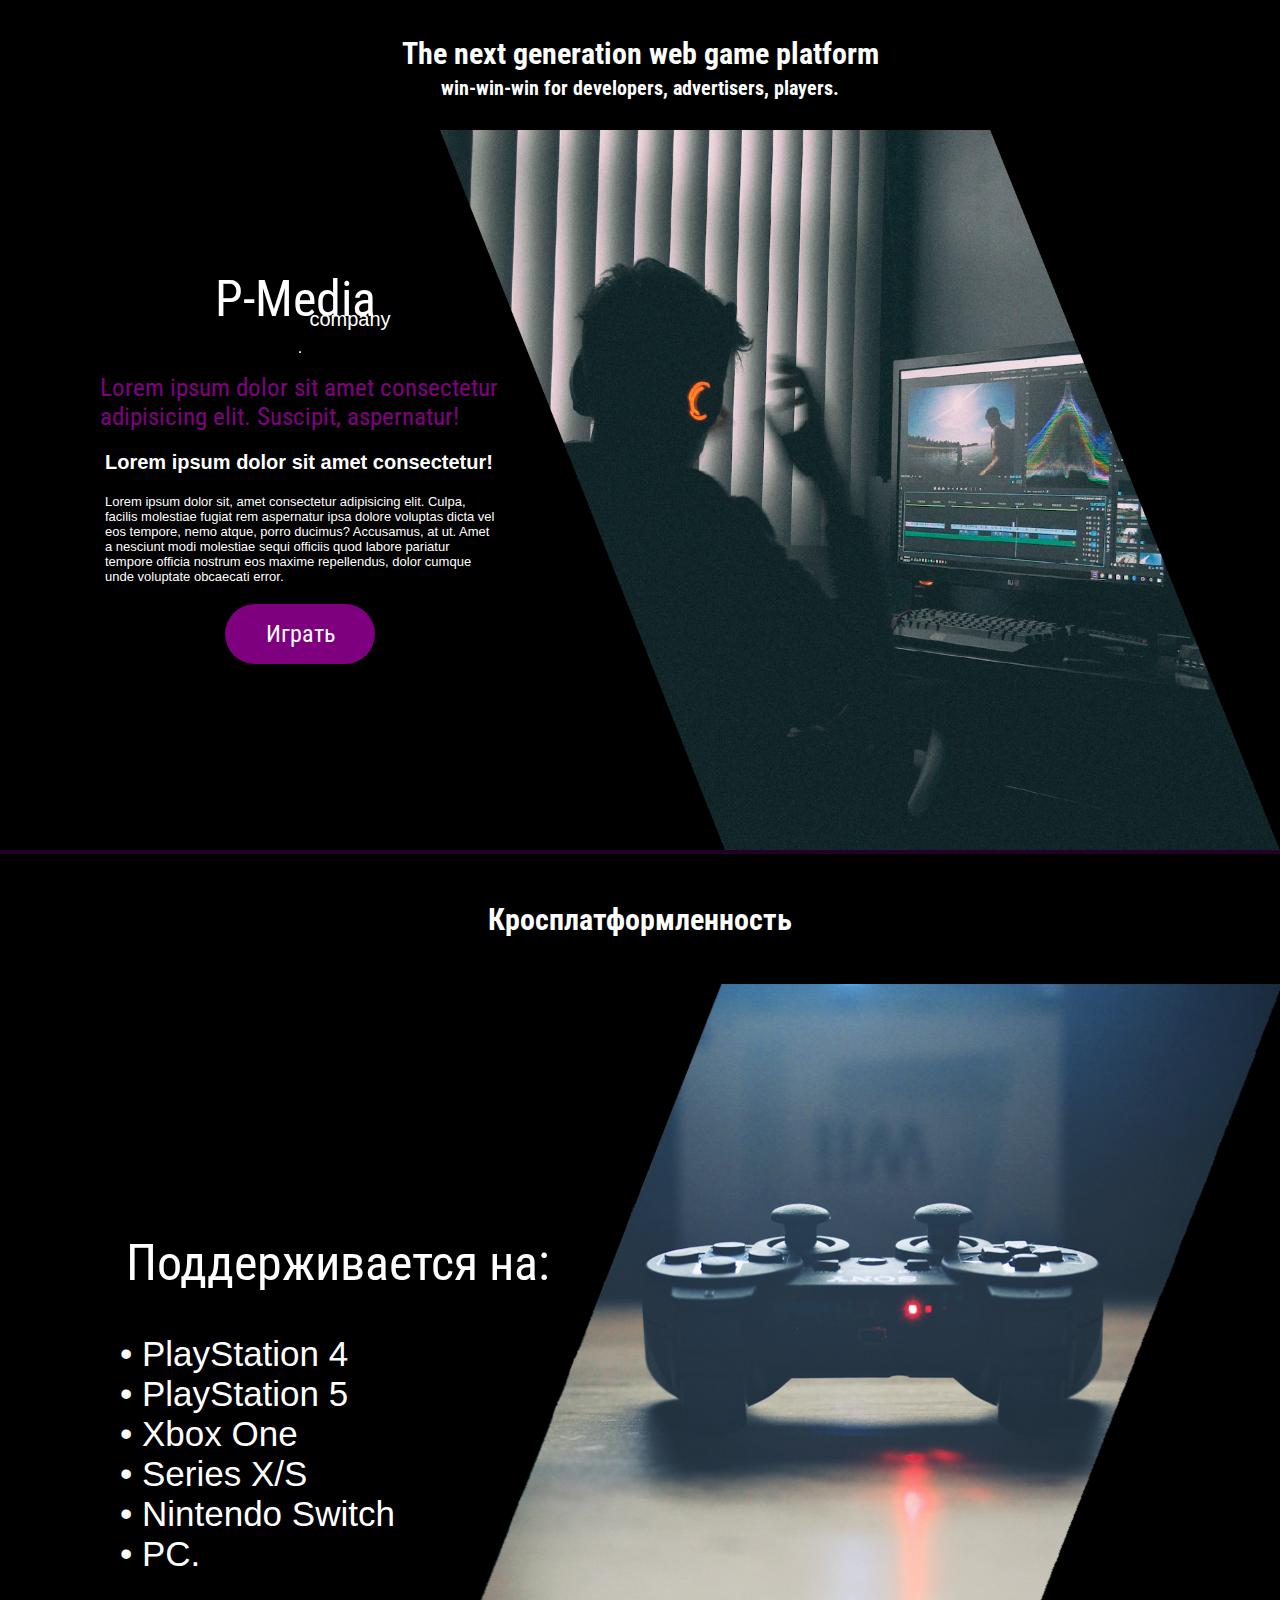
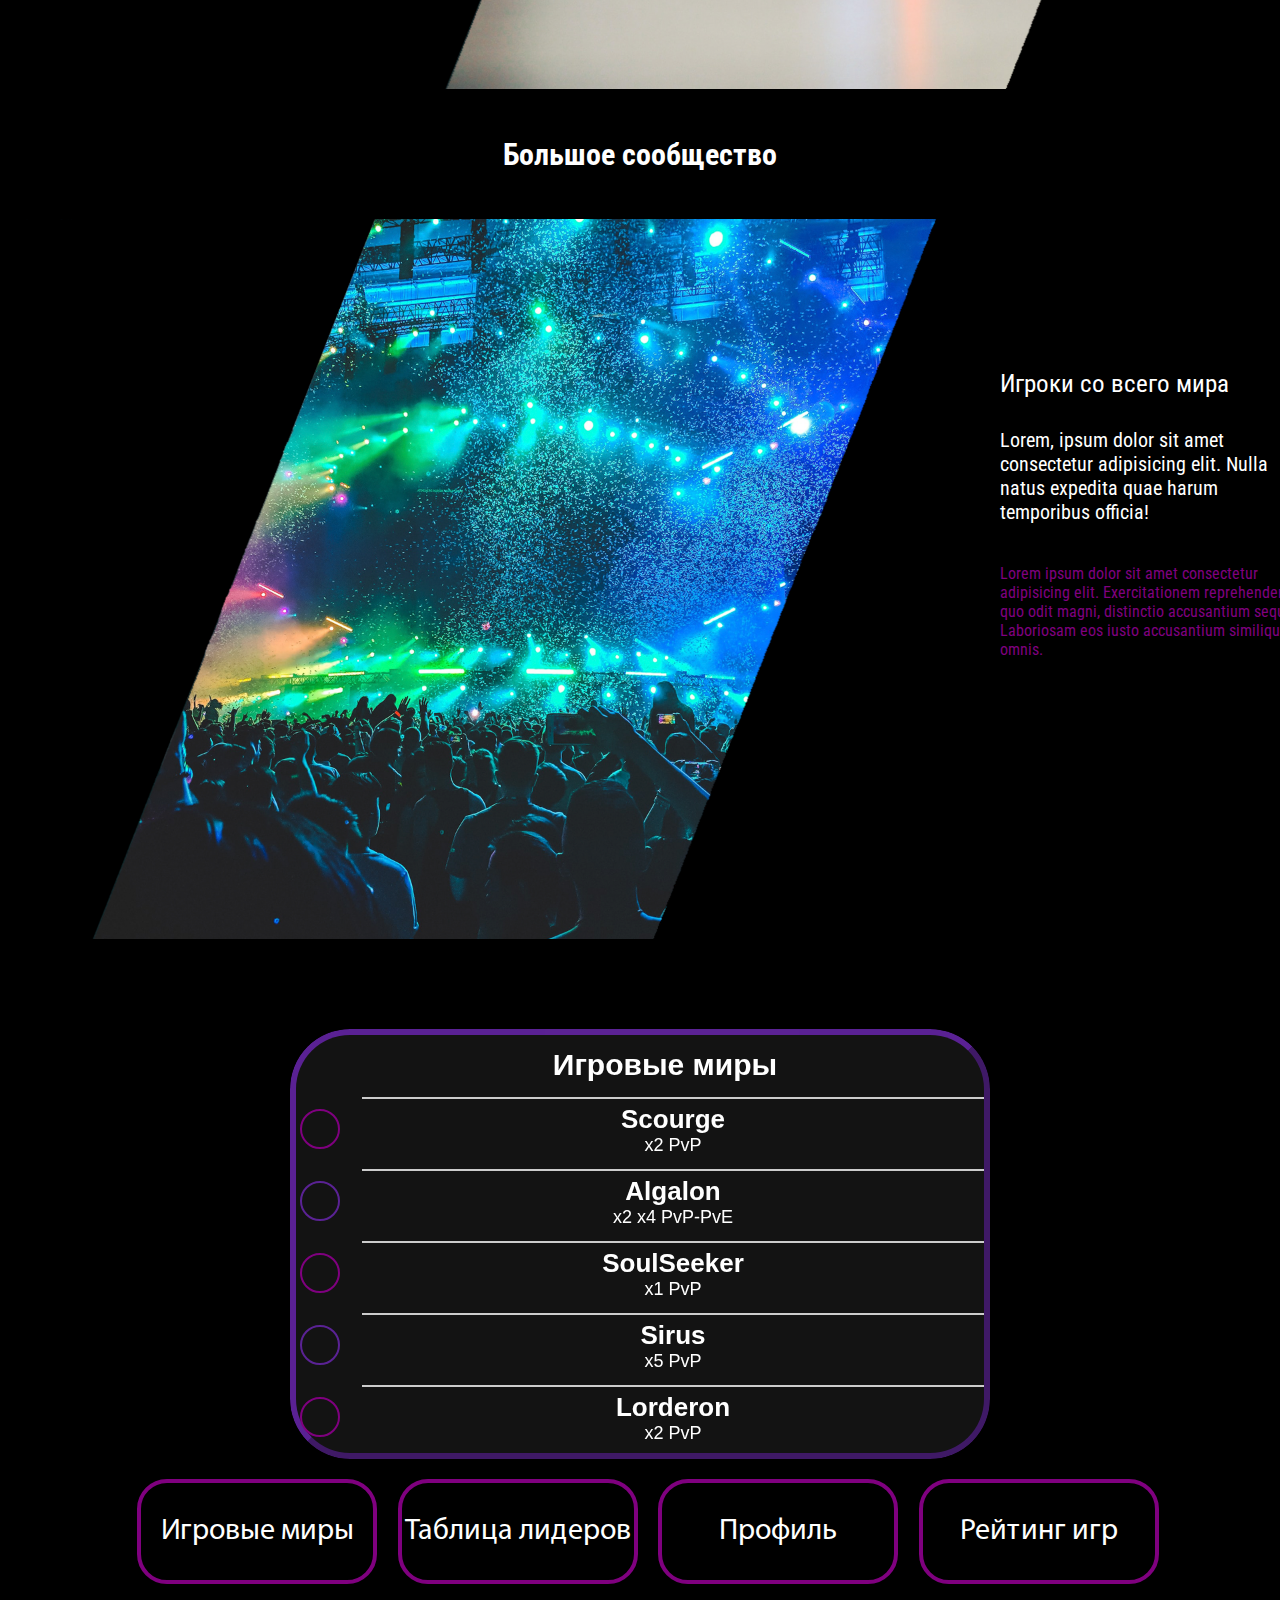
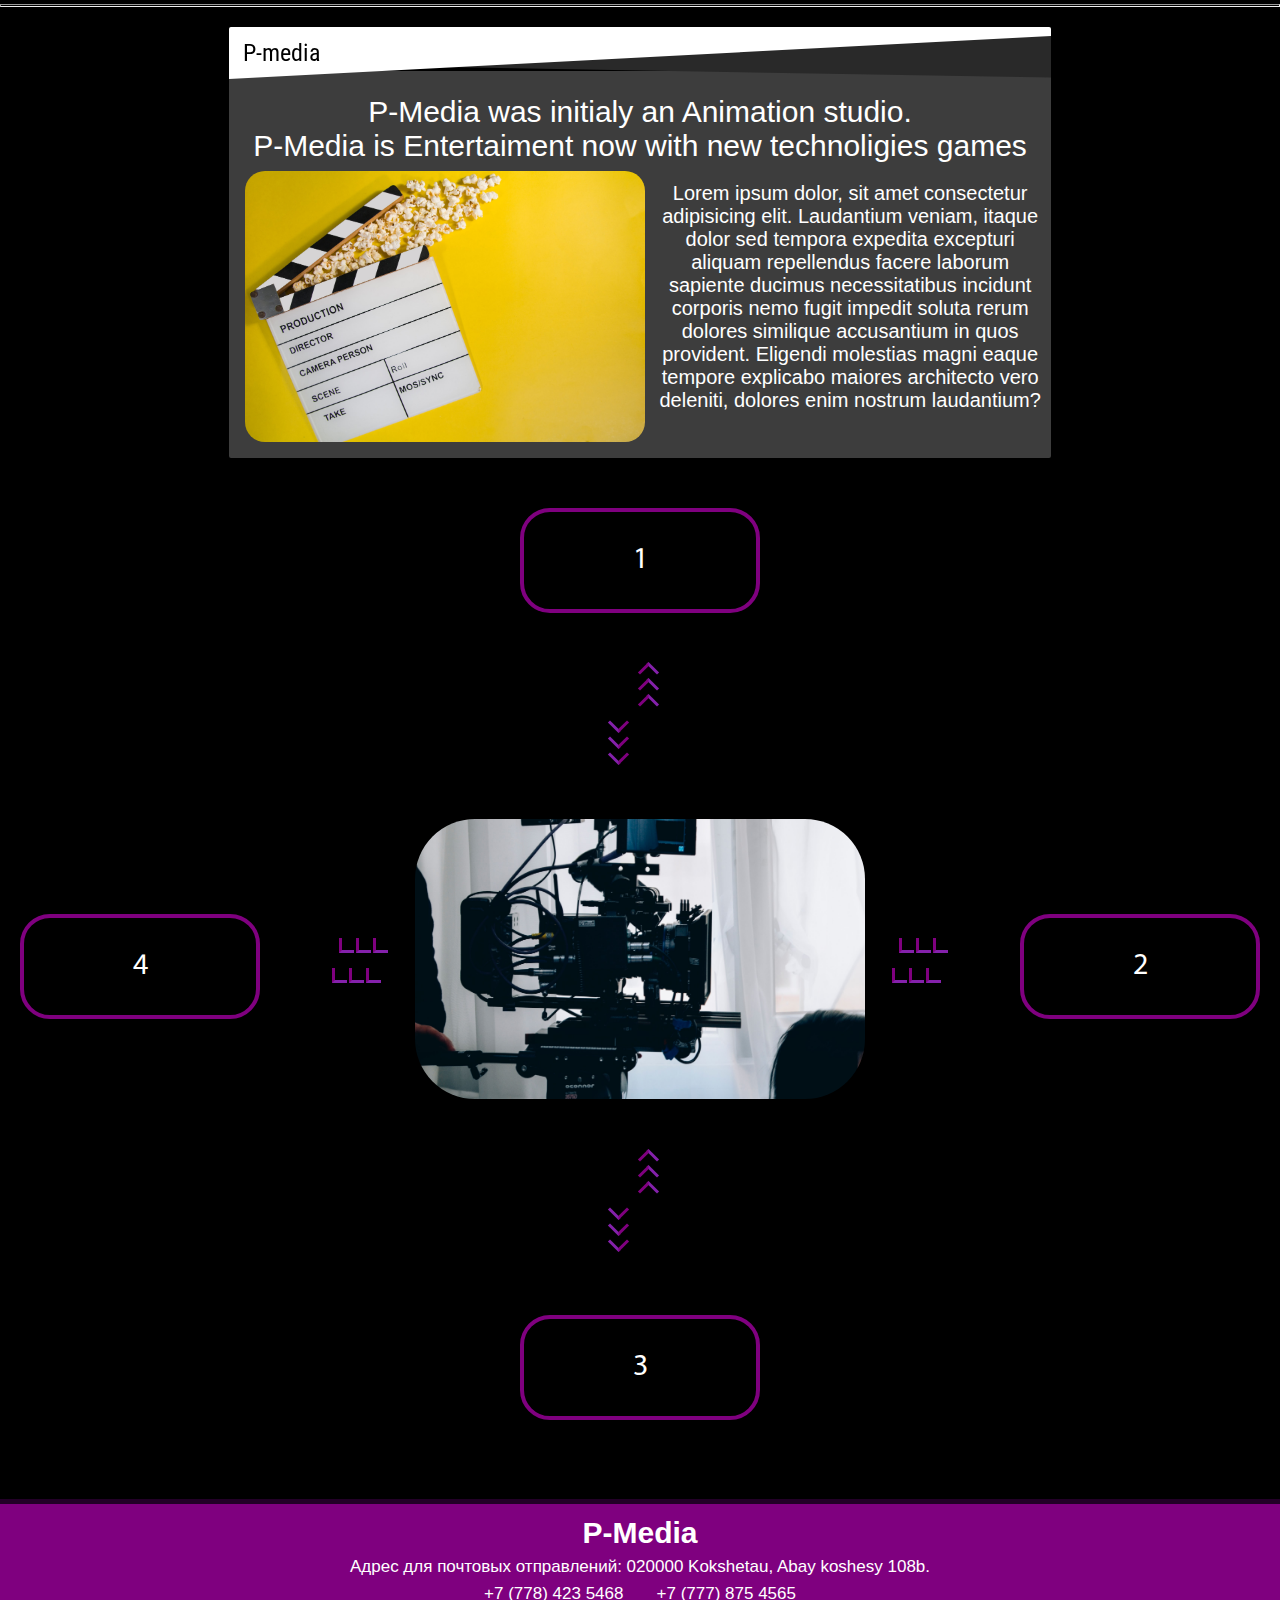
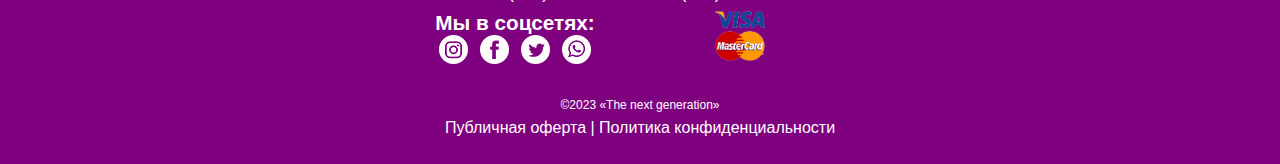
<file: world/index.html>
<!DOCTYPE html>
<html lang="en">
<head>
    <meta charset="UTF-8">
    
    <meta name="viewport" content="width=device-width, initial-scale=1">
    <title>The next generation web game platform</title>
    <link rel="stylesheet" href="style.css">


    <link rel="preconnect" href="https://fonts.googleapis.com">
    <link rel="preconnect" href="https://fonts.gstatic.com" crossorigin>
    <link href="https://fonts.googleapis.com/css2?family=Roboto+Condensed:wght@500&display=swap" rel="stylesheet">
    <link href="https://fonts.googleapis.com/css?family=Roboto:300,400" rel="stylesheet">
</head>
<body>
    <div class="slide1">

        <div class="slide-bg">
            <h4 class="slide1-title">The next generation web game platform</h4>
                <h5>win-win-win for developers, advertisers, players.</h5>
        </div>

        <img src="img/slide1.png">

        <div class="slide-text">
            <p class="slide1-text1">P-Media</p>
            <p class="slide1-text2">company</p>
            <hr>
            <p class="slide1-text3">Lorem ipsum dolor sit amet consectetur <br>adipisicing elit. Suscipit, aspernatur!</p>
            <h2 class="slide1-text4">Lorem ipsum dolor sit amet consectetur!</h2>
            <p class="slide1-text5">Lorem ipsum dolor sit, amet consectetur adipisicing elit. Culpa, facilis molestiae fugiat rem aspernatur ipsa dolore voluptas dicta vel eos tempore, nemo atque, porro ducimus? Accusamus, at ut. Amet a nesciunt modi molestiae sequi officiis quod labore pariatur tempore officia nostrum eos maxime repellendus, dolor cumque unde voluptate obcaecati error.</p>
            <button>Играть</button>
        </div>

    </div>

    <div class="slide2">

        <div class="slide-bg">
            <h4 class="slide2-title">Кросплатформленность</h4>
                </div>

            <img src="img/slide2.png">

        <div class="slide-text">
            <p class="slide2-text1">Поддерживается на:</p>


            <ol class="slide2-text2">
                <li><span> • PlayStation 4</span></li>
                <li><span> • PlayStation 5</span></li>
                <li><span> • Xbox One</span></li>
                <li><span> • Series X/S</span></li>
                <li><span> • Nintendo Switch </span></li>
                <li><span> • PC.</span></li>
            </ol>

        </div>

    </div>
    <div class="slide3">

        <div class="slide-bg">
            <h4 class="slide3-title">Большое сообщество</h4>
        </div>

        <img src="img/slide3.png">

                <div class="slide-bg-img">
                    <div class="slide3-text">
                    <p class="slide3-text1">Игроки со всего мира</p>
                    <p class="slide3-text2">Lorem, ipsum dolor sit amet consectetur adipisicing elit. Nulla natus expedita quae harum temporibus officia!</p>
                    <p class="slide3-text3">Lorem ipsum dolor sit amet consectetur adipisicing elit. Exercitationem reprehenderit quo odit magni, distinctio accusantium sequi! Laboriosam eos iusto accusantium similique omnis.</p>
                     </div>
                </div>

    </div>

    <div class="slide4">

      <section id="slider_bl">
          <div class="wrapper">
              <input checked type=radio name="slider" id="slide1" />
              <input type=radio name="slider" id="slide2" />
              <input type=radio name="slider" id="slide3" />
              <input type=radio name="slider" id="slide4" />
              <div class="slider-wrapper">
                  <div class=inner>
                      <article>
                          <div class="leaderboard">
                              <ol class="alternating-colors">
                                  <strong class="leaderboard-title">Игровые миры</strong>

                                  <li>
                                      <hr>
                                      <strong>Scourge</strong>
                                      <p>x2 PvP</p>
                                  </li>
                                  <li>
                                      <hr>
                                      <strong>Algalon</strong>
                                      <p>x2 x4 PvP-PvE</p>
                                  </li>
                                  <li>
                                      <hr>
                                      <strong>SoulSeeker</strong>
                                      <p>x1 PvP</p>
                                  </li>
                                  <li>
                                      <hr>
                                      <strong>Sirus</strong>
                                      <p>x5 PvP</p>
                                  </li>
                                  <li>
                                      <hr>
                                      <strong>Lorderon</strong>
                                      <p>x2 PvP</p>
                                  </li>
                              </ol>
                          </div>
                      </article>

                      <article>
                          <div class="leaderboard">
                              <ol class="alternating-colors">
                                  <strong class="leaderboard-title">Топ 5 игроков</strong>
                                  <b>по набранным очкам</b>
                                  <br>
                                  <li>
                                      <hr>
                                      <strong>Cannon</strong>
                                      <p>30306</p>
                                  </li>

                                  <li>
                                      <hr>
                                      <strong> Hozyain</strong>
                                      <p>20089</p>
                                  </li>
                                  <li>
                                      <hr>
                                      <strong>Whiskey</strong>
                                      <p>16893</p>
                                  </li>
                                  <li>
                                      <hr>
                                      <strong>Hirotaro</strong>
                                      <p>15377</p>
                                  </li>
                                  <li>
                                      <hr>
                                      <strong>Xaroosh</strong>
                                      <p>13904</p>
                                  </li>
                              </ol>
                          </div>
                      </article>

                      <article>
                          <div class="leaderboard">
                              <ol class="alternating-profile">
                                  <strong class="leaderboard-title">Ваш профиль</strong>
                                  <b>с показом оценок</b>
                                  <br>
                                  <li>

                                      <strong>Общее кол-во очков:</strong>
                                      <p>3306</p>
                                  </li>

                                  <li>

                                      <strong>Очки за победу:</strong>
                                      <p>2089</p>
                                  </li>
                                  <li>

                                      <strong>Очки за убийства:</strong>
                                      <p>1893</p>
                                  </li>
                                  <li>

                                      <strong>Очки за достижения:</strong>
                                      <p>1377</p>
                                  </li>
                                  <li>

                                      <strong>Очки за рейтинг:</strong>
                                      <p>104</p>
                                  </li>
                              </ol>
                          </div>
                      </article>

                      <article>
                          <div class="leaderboard">
                              <ol class="alternating-colors">
                                  <strong class="leaderboard-title">Лучшие по онлайну сервера</strong>
                                  <b>В игре: 4496</b>

                                  <li>
                                      <hr>
                                      <strong>Scourge server</strong>
                                      <p>2349</p>
                                  </li>
                                  <li>
                                      <hr>
                                      <strong>Algalon server</strong>
                                      <p>1232</p>
                                  </li>
                                  <li>
                                      <hr>
                                      <strong>SoulSeeker server</strong>
                                      <p>920</p>
                                  </li>
                                  <li>
                                      <hr>
                                      <strong>Sirus server</strong>
                                      <p>787</p>
                                  </li>
                                  <li>
                                      <hr>
                                      <strong>Lorderon server</strong>
                                      <p>702</p>
                                  </li>
                              </ol>
                          </div>
                      </article>
                  </div>
              </div>

          </div>
      </section>
      <div class="slider-dot-control">
          <label for=slide1><p>Игровые миры</p></label>
          <label for=slide2><p>Таблица лидеров</p></label>
          <label for=slide3><p>Профиль </p></label>
          <label for=slide4><p>Рейтинг игр</p></label>
      </div>



                  <hr class="Banner-hr">
                  <div class="Banner">
                      <div>
                        <div class="badge-promo">
                          <span class="badge-promo-content">
                            P-media
                          </span>
                        </div>
                        <div class="card">
                          <p class="card-title">P-Media was initialy an Animation studio.<br> P-Media is Entertaiment now with new technoligies games</p>
                          <img src="Stock Photos/gr-stocks-q8P8YoR6erg-unsplash-2.jpg">
                          <p class="card-text1">Lorem ipsum dolor, sit amet consectetur adipisicing elit. Laudantium veniam, itaque dolor sed tempora expedita excepturi aliquam repellendus facere laborum sapiente ducimus necessitatibus incidunt corporis nemo fugit impedit soluta rerum dolores similique accusantium in quos provident. Eligendi molestias magni eaque tempore explicabo maiores architecto vero deleniti, dolores enim nostrum laudantium?</p>
                          <p class="card-text2">Lorem ipsum dolor sit amet consectetur adipisicing elit. Commodi numquam minima dolorem eos itaque, maxime architecto reiciendis veniam mollitia sint at expedita! Inventore ducimus ex assumenda, fuga nostrum tempora debitis. ipsum dolor sit amet consectetur adipisicing elit. Omnis, totam qui atque sapiente incidunt sit quis rerum numquam aspernatur explicabo fugit saepe culpa ipsam repellendus doloremque minima officia eligendi libero nam laboriosam! Expedita, deleniti autem. Cum at quo eligendi iusto enim nobis modi numquam maiores! Rerum similique debitis repudiandae. Soluta cumque, odit ipsa minus recusandae omnis nostrum quaerat mollitia similique.</p>
                      </div>
                      </div>
                    </div>
              </div>
            <div class="slide5">
                   <section id="map-slider_bl">
                       <div class="wrapper">
                           <input checked type=radio name="slider" id="map-slide1" />
                           <input type=radio name="slider" id="map-slide2" />
                           <input type=radio name="slider" id="map-slide3" />
                           <input type=radio name="slider" id="map-slide4" />
                           <div class="map-slider-wrapper">
                               <div class=inner>
                                   <article>
                                       <img src="Stock Photos/sam-moghadam-khamseh-c-MbXDUchCw-unsplash.jpg">
                                   </article>

                                   <article>
                                       <img src="Stock Photos/markus-spiske-Ivfu9j4OLck-unsplash.jpg">
                                   </article>

                                   <article>
                                       <img src="Stock Photos/jonas-von-werne-8VcWVVsrPBk-unsplash.jpg">
                                   </article>

                                   <article>
                                       <img src="Stock Photos/gr-stocks-q8P8YoR6erg-unsplash-2.jpg">
                                   </article>
                               </div>
                           </div>

                       </div>
                   </section>
                   <div class="map-slider">



                   <div class="map-slider-dot-control1">
                       <div class="arrow1">
                           <div class="arrow-up">
                               <span></span>
                               <span></span>
                               <span></span>
                           </div>
                           <div class="arrow-down">
                               <span></span>
                               <span></span>
                               <span></span>
                           </div>
                       </div>
                       <label for=map-slide1><p>1</p></label>
                   </div>



                   <div class="map-slider-dot-control2">
                       <div class="arrow2">
                           <div class="arrow-left">
                               <span></span>
                               <span></span>
                               <span></span>
                           </div>
                           <div class="arrow-right">
                               <span></span>
                               <span></span>
                               <span></span>
                           </div>
                       </div>
                       <label for=map-slide2><p>2</p></label>
                   </div>



                   <div class="map-slider-dot-control3">
                       <div class="arrow3">
                           <div class="arrow-up">
                               <span></span>
                               <span></span>
                               <span></span>
                           </div>
                           <div class="arrow-down">
                               <span></span>
                               <span></span>
                               <span></span>
                           </div>
                       </div>
                       <label for=map-slide3><p>3 </p></label>
                   </div>


                   <div class="map-slider-dot-control4">
                       <div class="arrow4">
                           <div class="arrow-left">
                               <span></span>
                               <span></span>
                               <span></span>
                           </div>
                           <div class="arrow-right">
                               <span></span>
                               <span></span>
                               <span></span>
                           </div>
                       </div>
                       <label for=map-slide4><p>4</p></label>
                   </div>
               </div>
            </div>
    <div class="podval-text">
        <div class="podval-text1"><b>P-Media</b></div>
        <div class="podval-text3">Адрес для почтовых отправлений: 020000 Kokshetau, Abay koshesy 108b.</div>
        <div class="podval-text4"><A href="#" style="color: white;">+7 (778) 423 5468</A> &nbsp;&nbsp;&nbsp;&nbsp;&nbsp;&nbsp;<A href="#" style="color: white;">+7 (777) 875 4565</A></div>
        <div class="social">
            <div class="podval-text2">
                <h5>Мы в соцсетях:</h5>
                <img src="img/Social Media.png" class="social-media">
            </div>
            <img src="img/visa.png" class="bank">
        </div>
        <div class="podval-text5">©2023 &laquo;The next generation&raquo;</div>
        <div class="podval-text6">Публичная оферта | Политика конфиденциальности</div>
    </div>


</body>
</html>
</file>
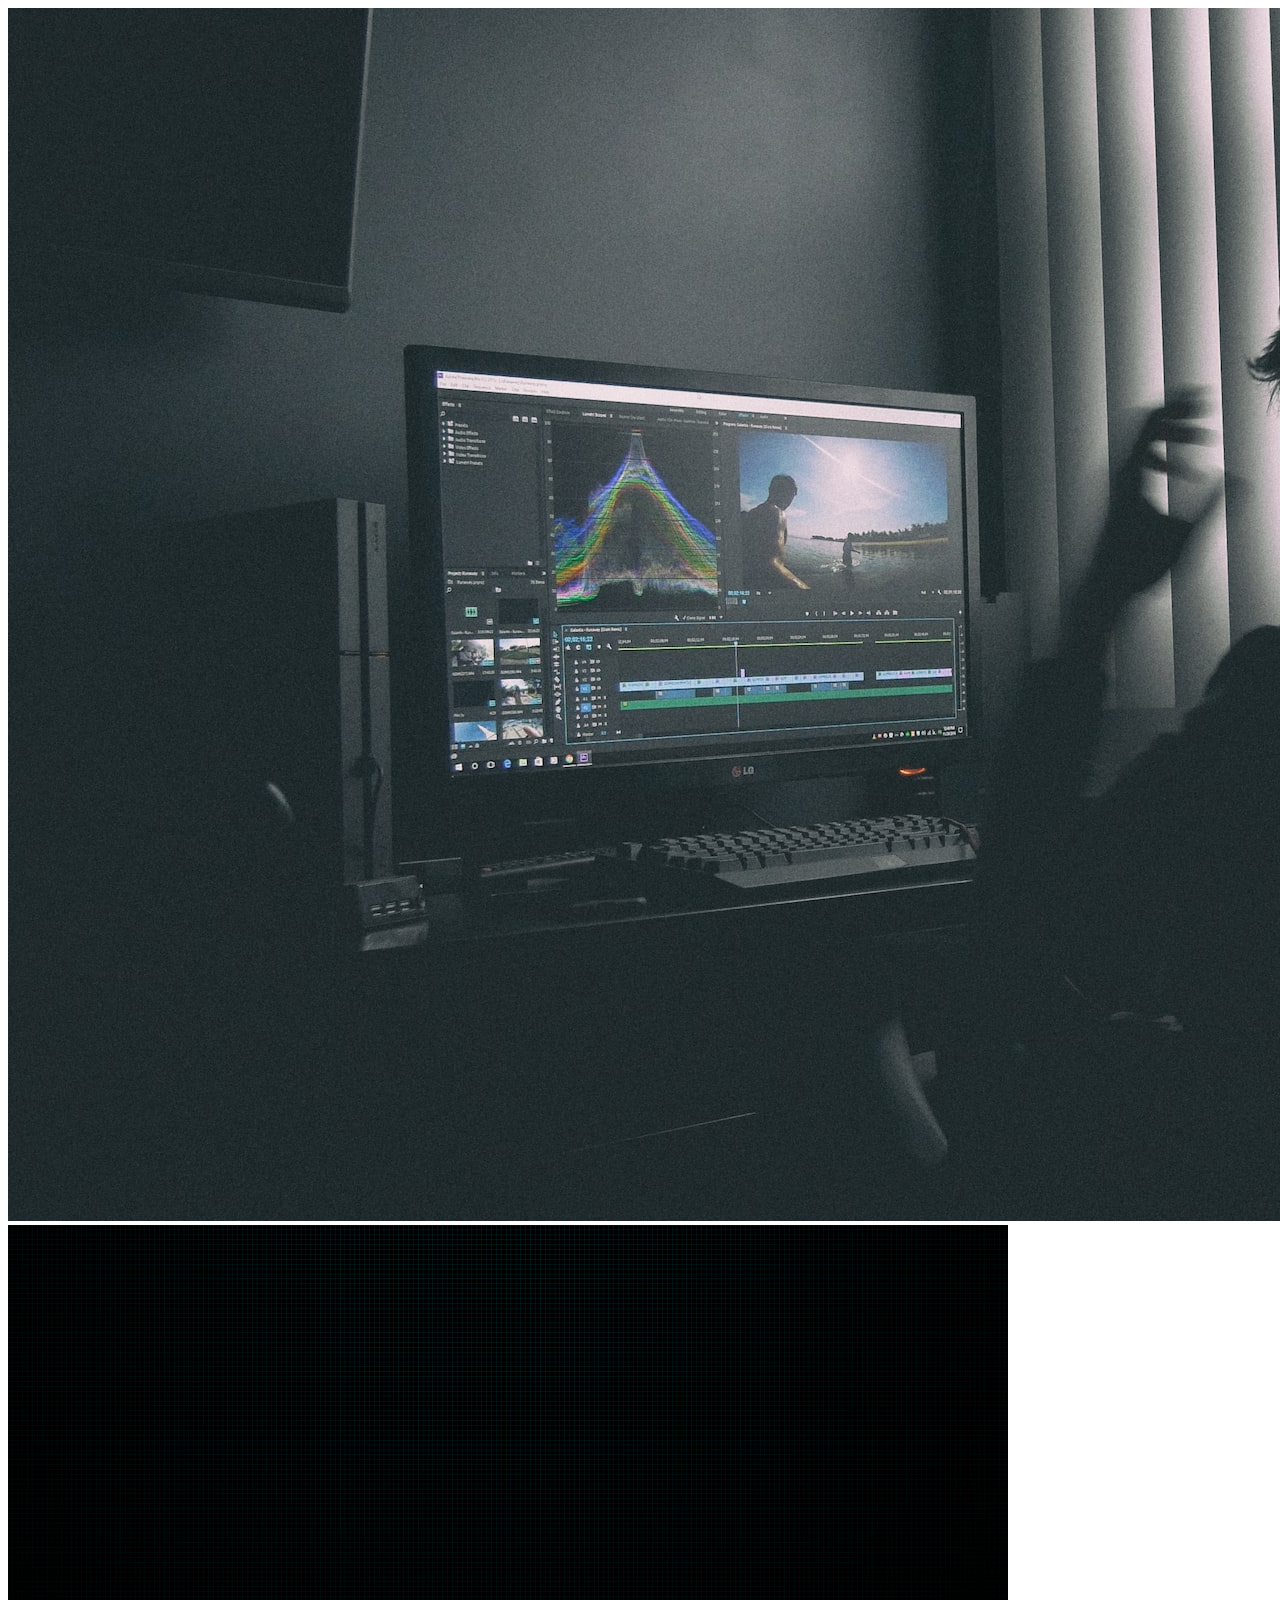
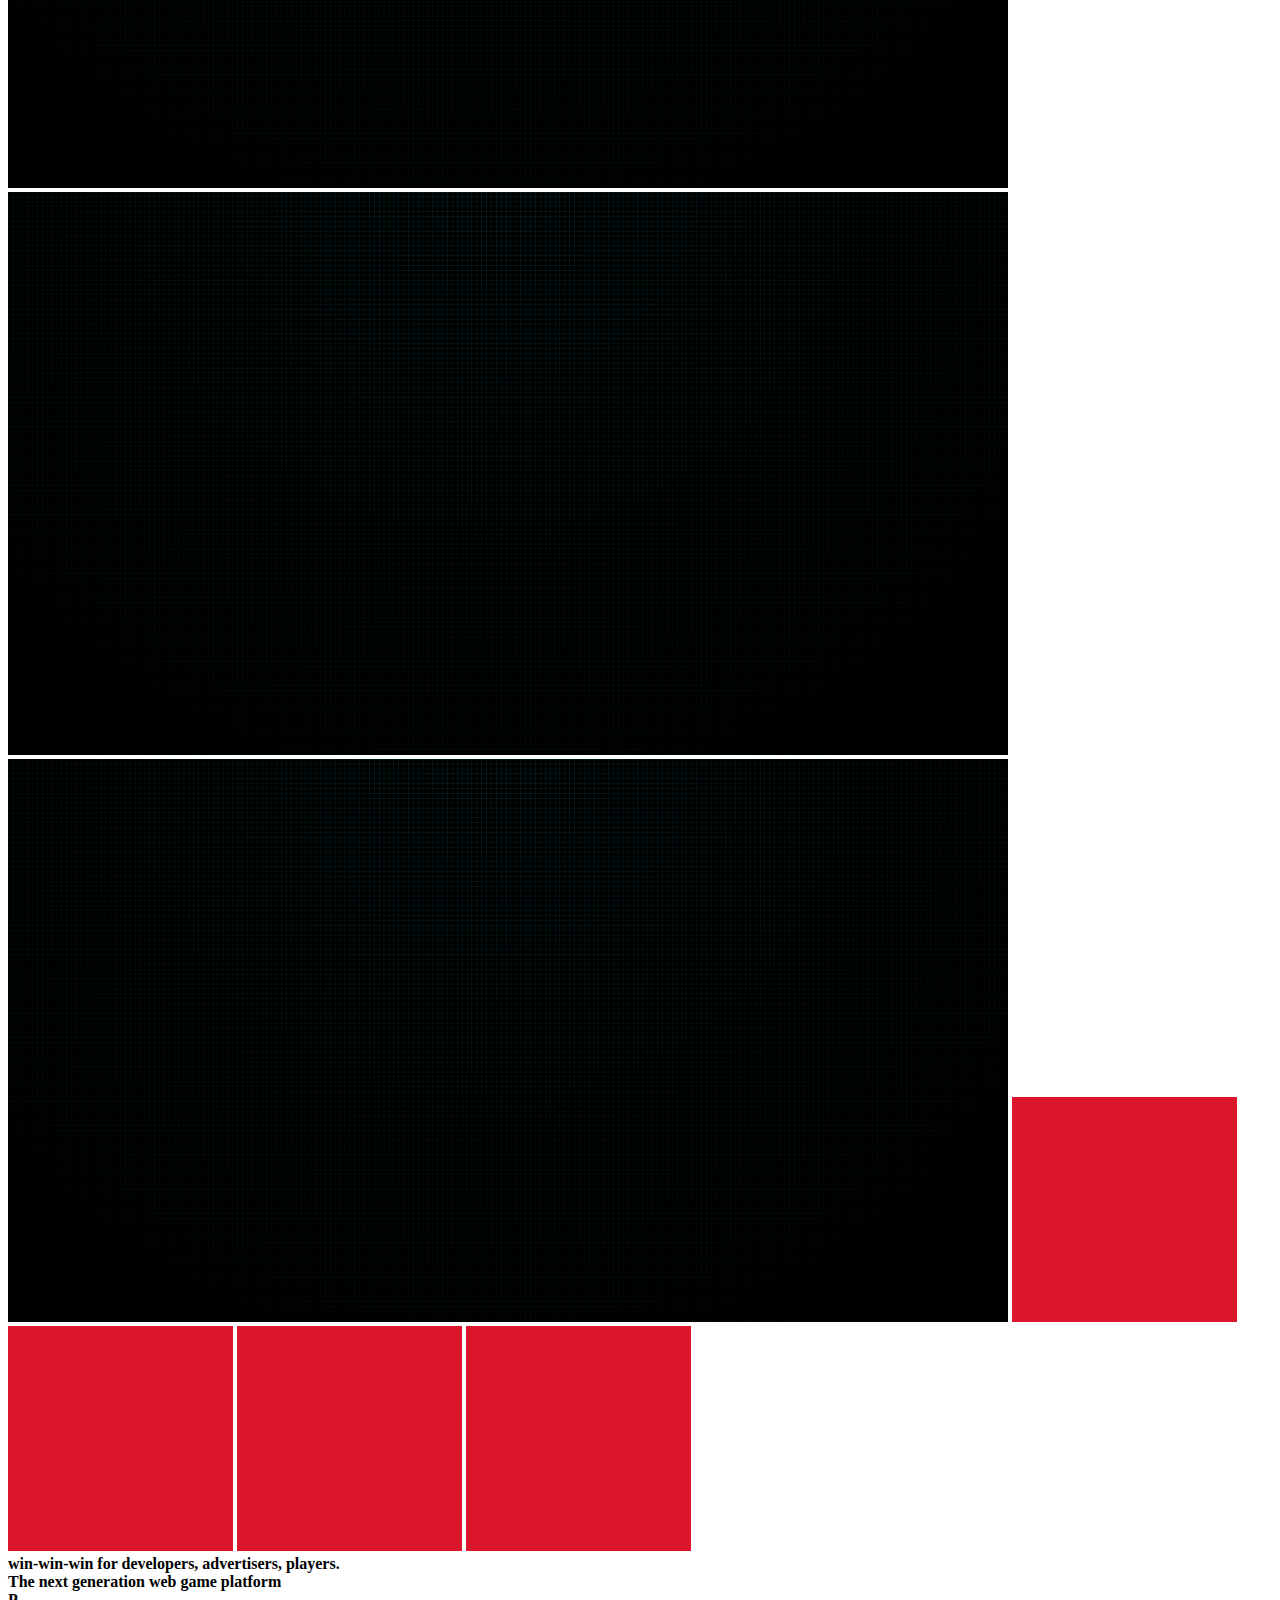
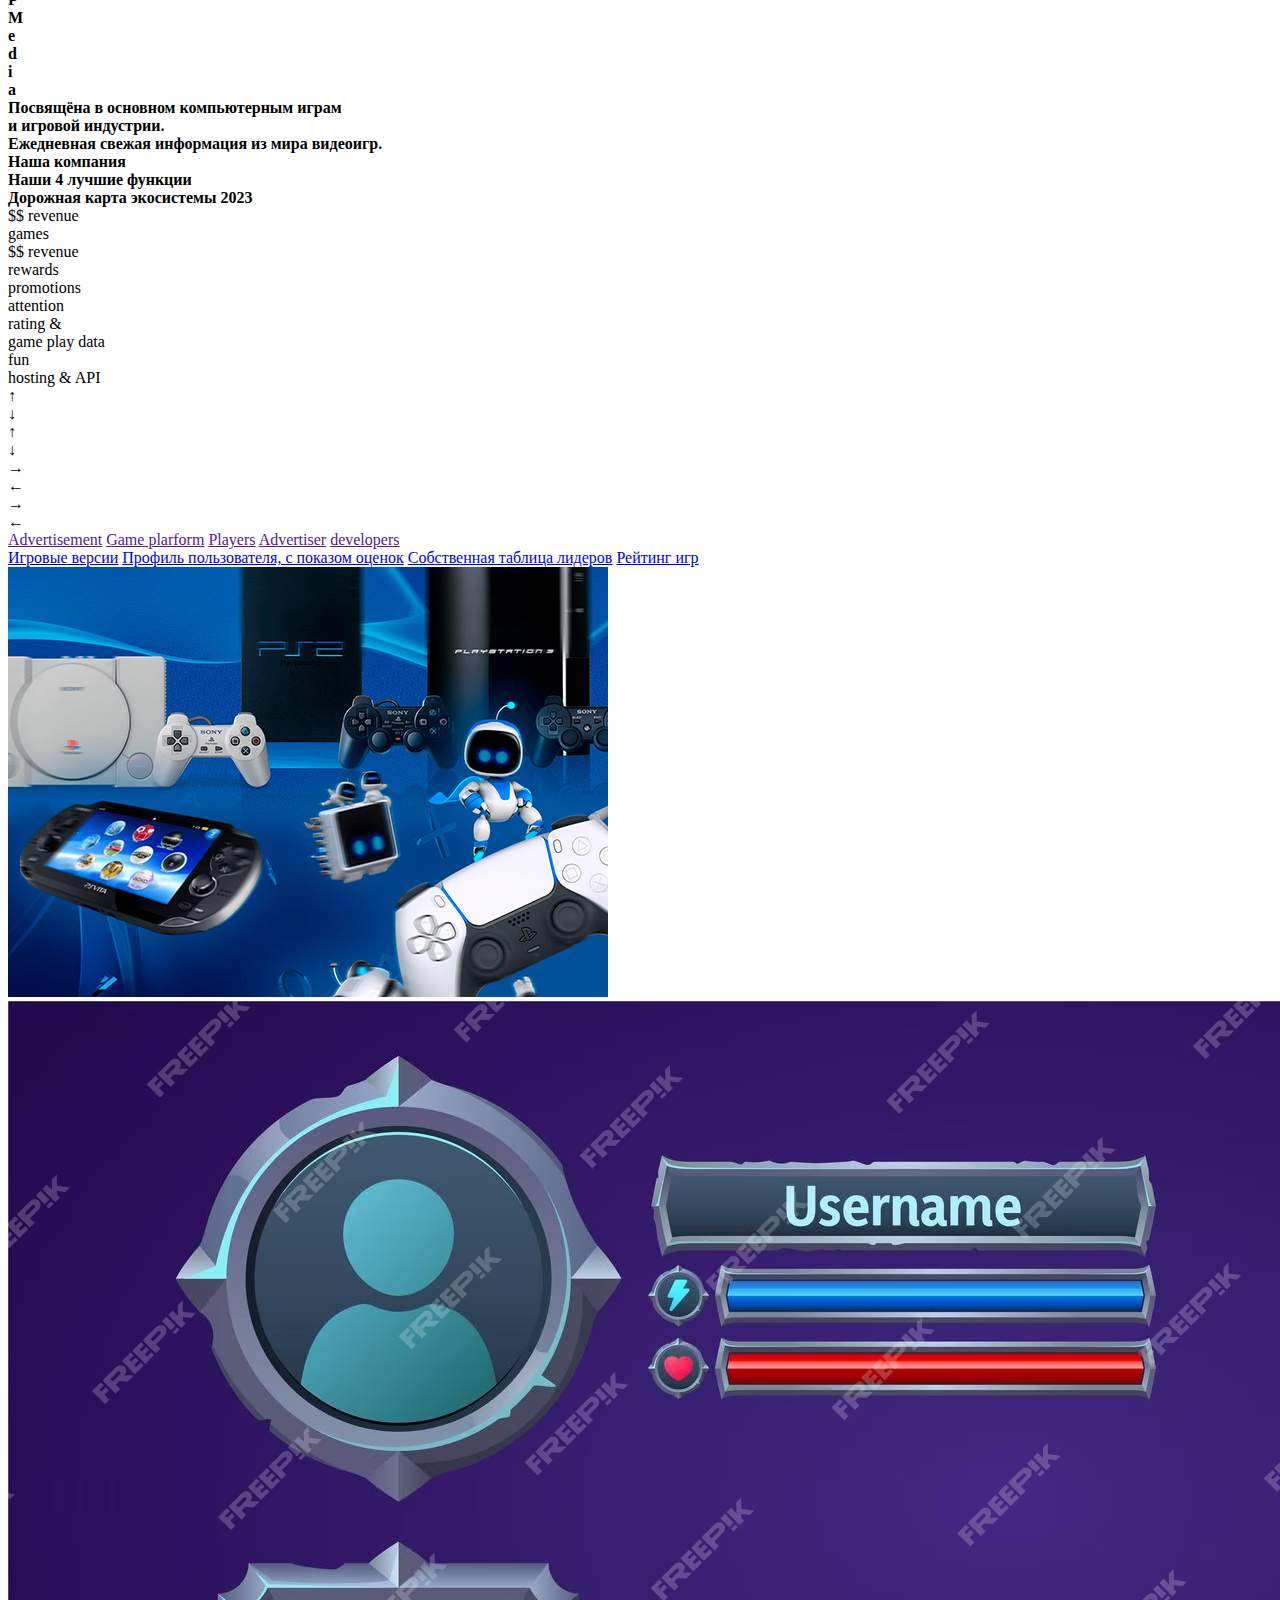
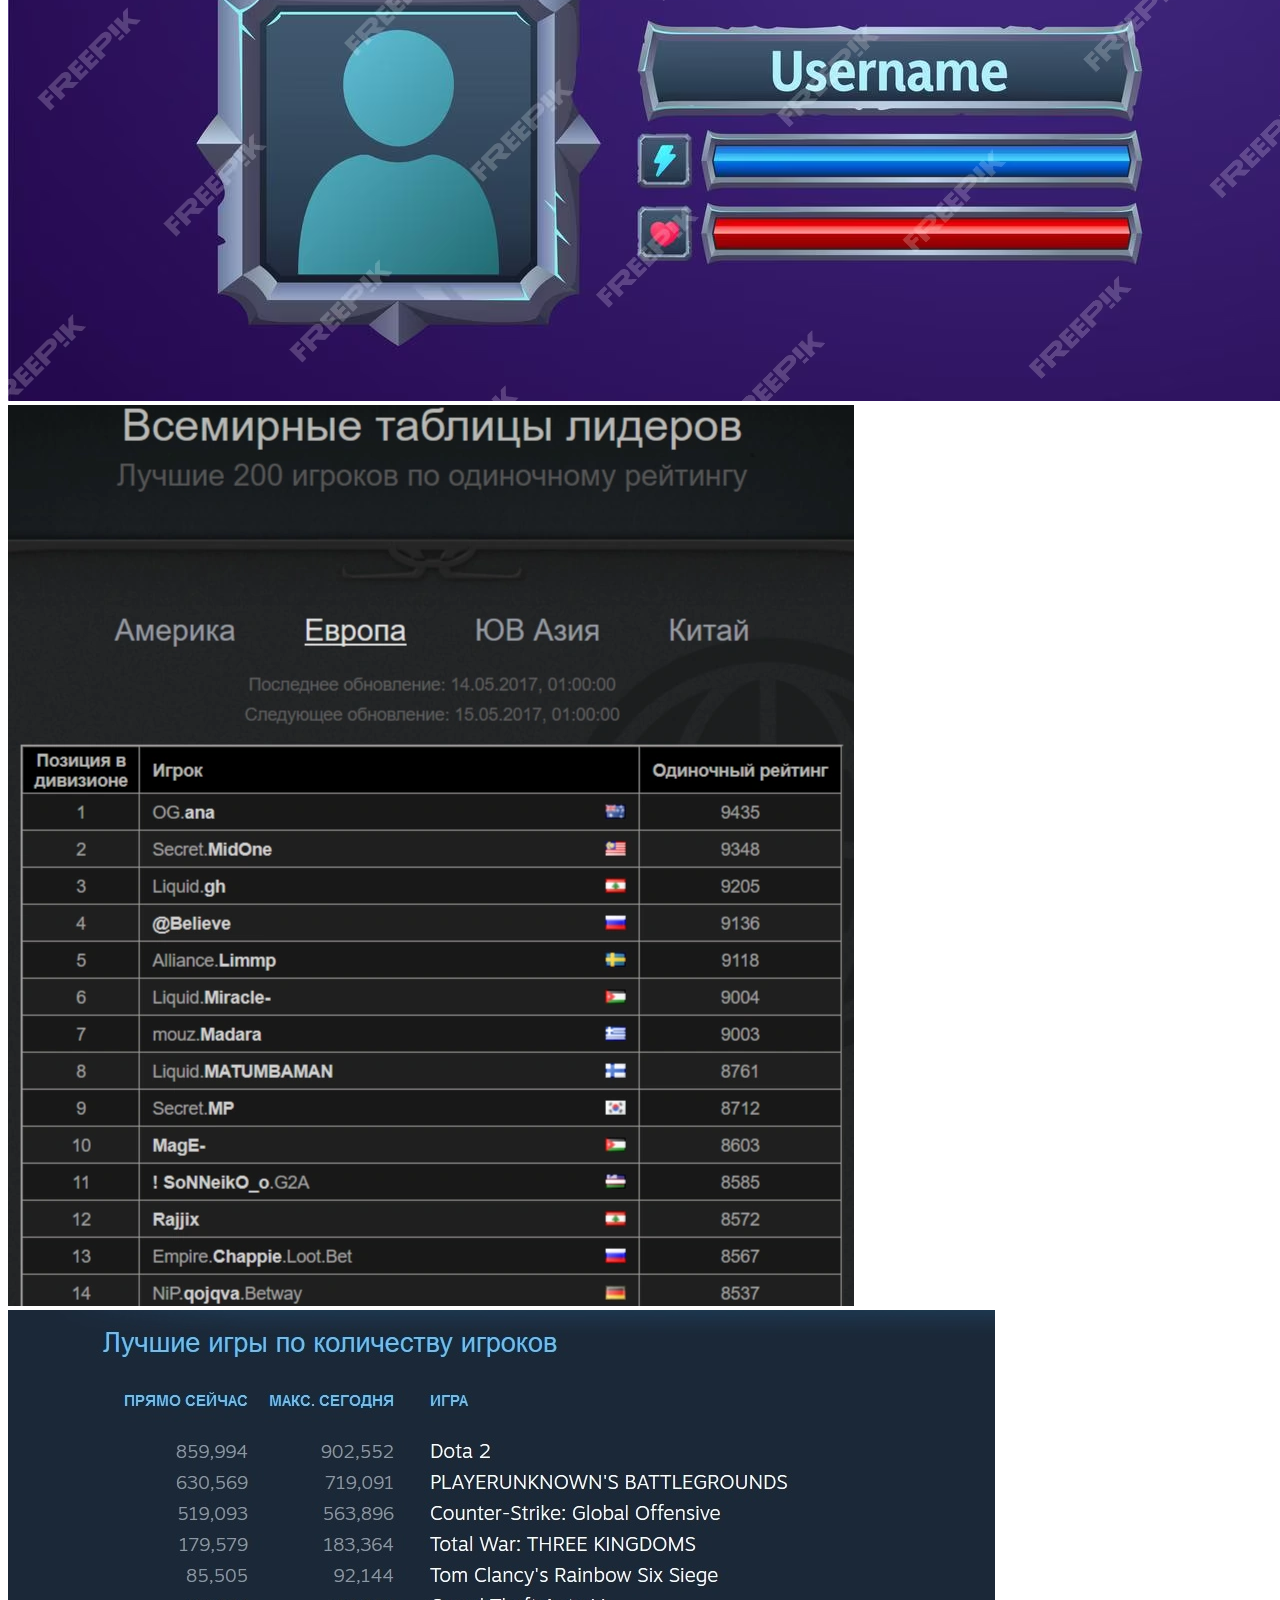
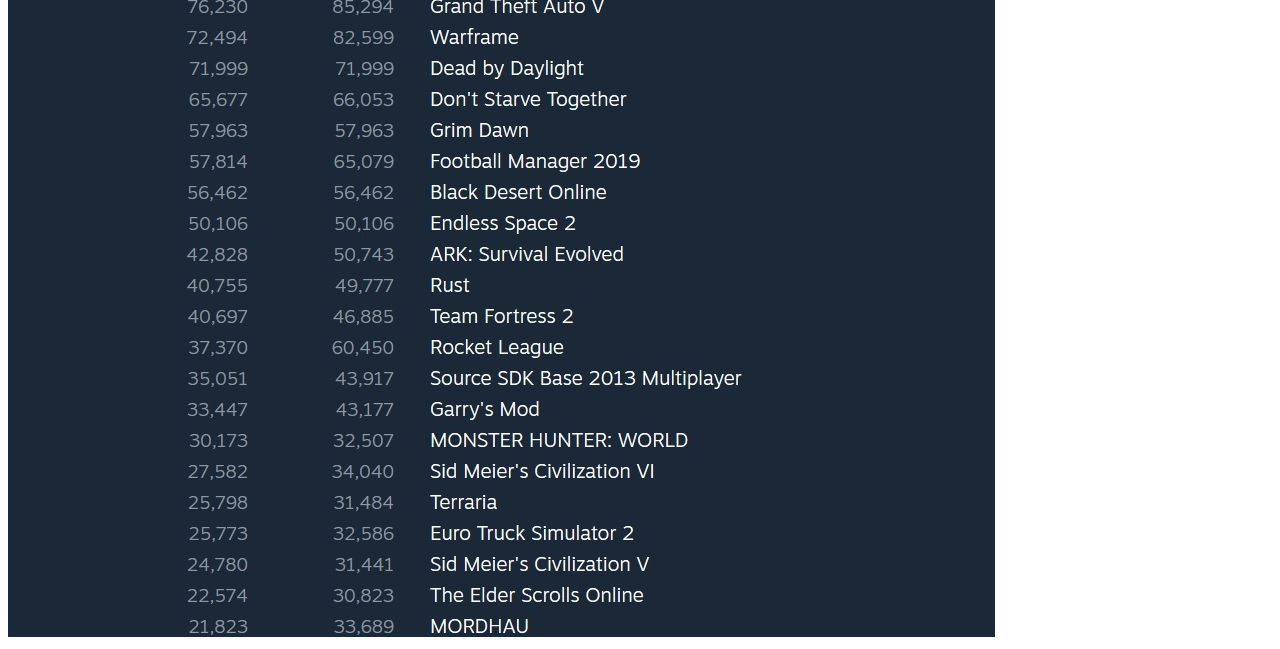
<file: world2/index.html>
<!DOCTYPE html>
<html lang="en">
<head>
    <meta charset="UTF-8">
    <meta name="viewport" content="width=device-width, initial-scale=1.0">
    <title>The next generation web game platform</title>
    <link rel="stylesheet" href="style.css">
</head>
<body>
    <img src="mark-cruz-VW2oU66mwbc-unsplash.jpg" class="body">
    <img src="black fon.png" class="black">
    <img src="black fon.png" class="black2">
    <img src="black fon.png" class="black3">
    <img src="red.png" class="red">
    <img src="red.png" class="red2">
    <img src="red.png" class="red3">
    <img src="red.png" class="red4">
    


    <div class="text1"><b>win-win-win for developers, advertisers, players.</b></div>
    <div class="text2"><b>The next generation web game platform</b></div>
    <div class="text4"><b>P</b></div>
    <div class="text5"><b>M</b></div>
    <div class="text6"><b>e</b></div>
    <div class="text7"><b>d</b></div>
    <div class="text8"><b>i</b></div>
    <div class="text9"><b>a</b></div>
    <div class="text11"><b>Посвящёнa в основном компьютерным играм<br> и игровой
        индустрии.<br> Eжедневная свежая информация из мира видеоигр.</b></div>
        <div class="text12"><b>Наша компания</b></div>
        <div class="text13"><b>Наши 4 лучшие функции</b></div>
        <div class="text14"><b>Дорожная карта экосистемы 2023</b></div>


                                  <div class="tt1">$$ revenue</div>
                                  <div class="tt2">games</div>
                                  <div class="tt3">$$ revenue<br> rewards</div>
                                  <div class="tt4">promotions</div>
                                  <div class="tt5">attention</div>
                                  <div class="tt6">rating &<br> game play data</div>
                                  <div class="tt7">fun</div>
                                  <div class="tt8">hosting & API</div>



                                  
                                  <div class="a1">↑</div>
                                  <div class="a2">↓</div>
                                  <div class="a11">↑</div>
                                  <div class="a22">↓</div>
                                  <div class="a3">→</div>
                                  <div class="a4">←</div>
                                  <div class="a33">→</div>
                                  <div class="a44">←</div>



        <a href="" div class="on01" target="_self">Advertisement</a></div>
            <a href="" div class="on02" target="_self">Game plarform</a></div>
            <a href="" div class="on03" target="_self">Players</a></div>
            <a href="" div class="on04" target="_self">Advertiser</a></div>
            <a href="" div class="on05" target="_self">developers</a></div>


    </div>
    <div class="slider">
        <a href="#slide-1">Игровые версии</a>
        <a href="#slide-2">Профиль пользователя, с показом оценок</a>
        <a href="#slide-3">Собственная таблица лидеров</a>
        <a href="#slide-4">Рейтинг игр</a>


        <div class="slides">
          <div id="slide-1"><img src="версии.jpg"></div>
          <div id="slide-2"><img src="профиль.avif"></div>
          <div id="slide-3"><img src="лидеры.webp"></div>
          <div id="slide-4"><img src="рейтинг.jpg"></div>
         
        </div>
    
    
</body>
</html>
</file>
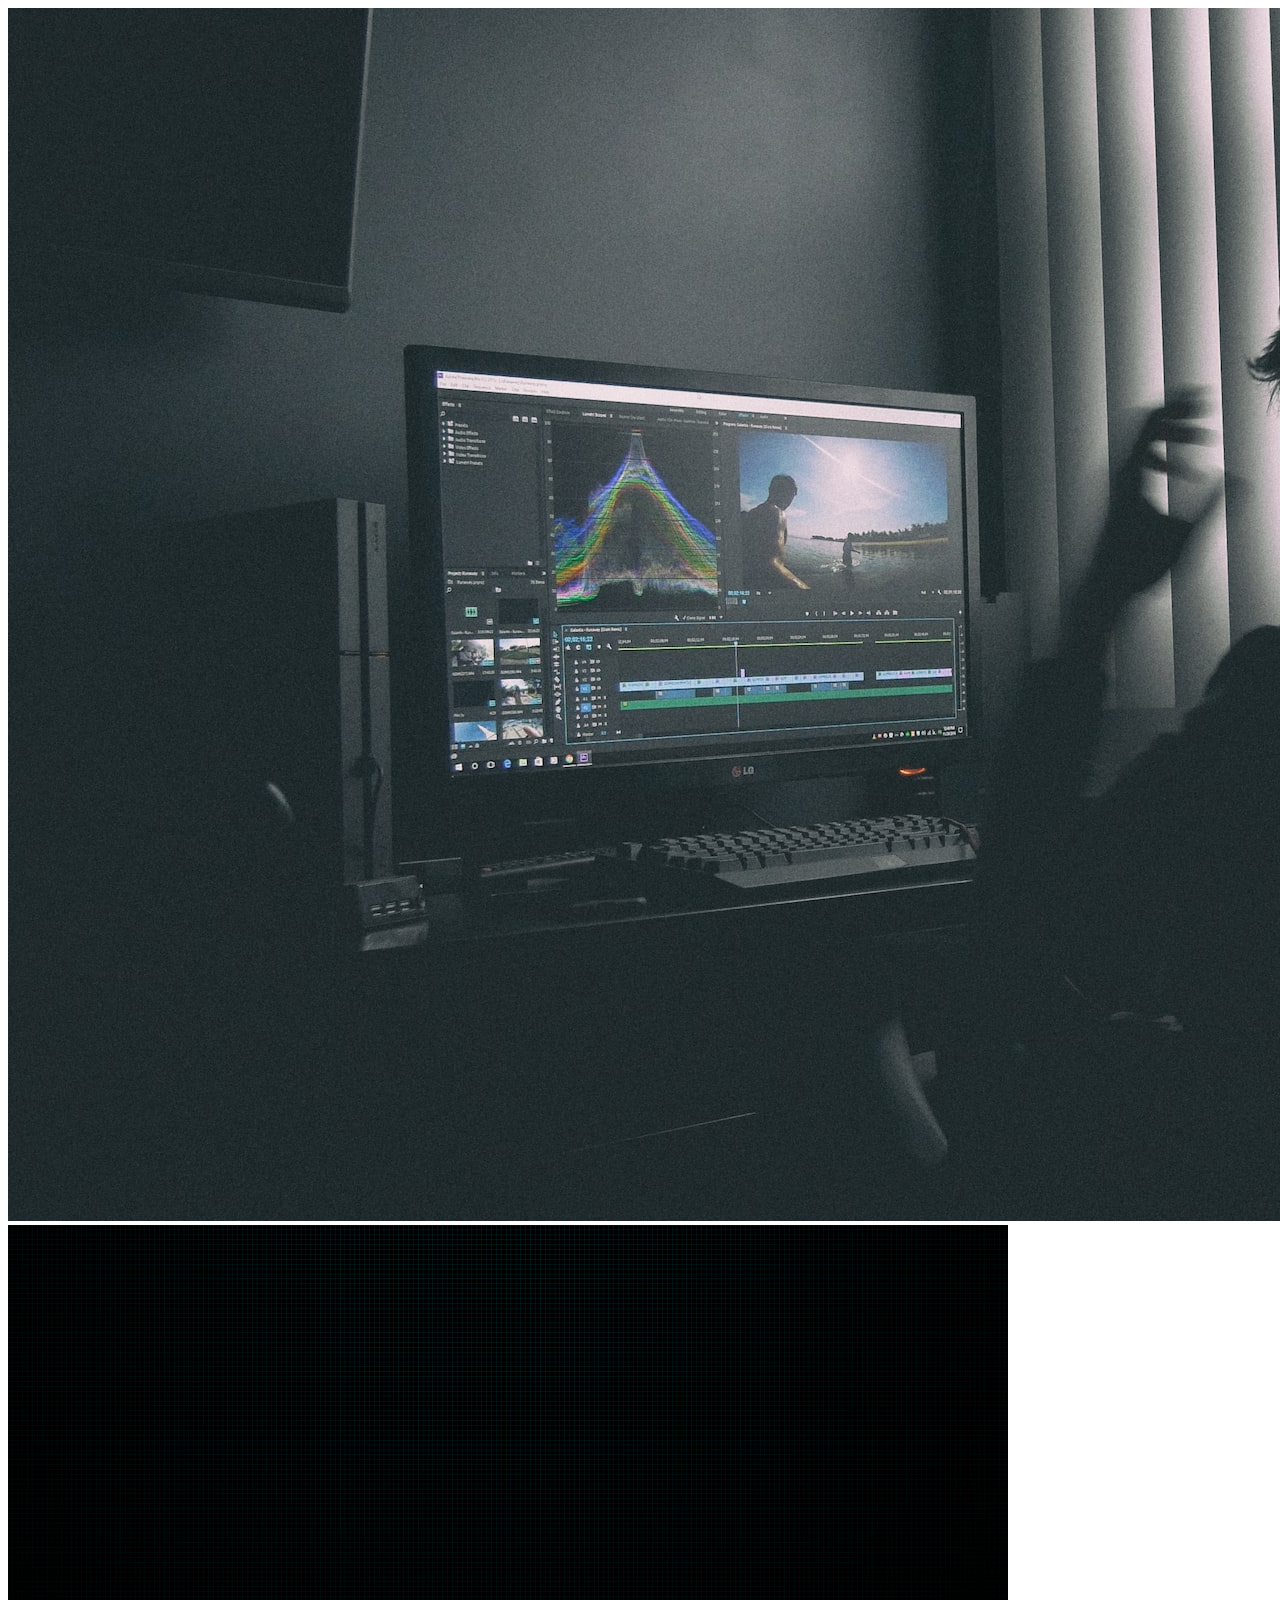
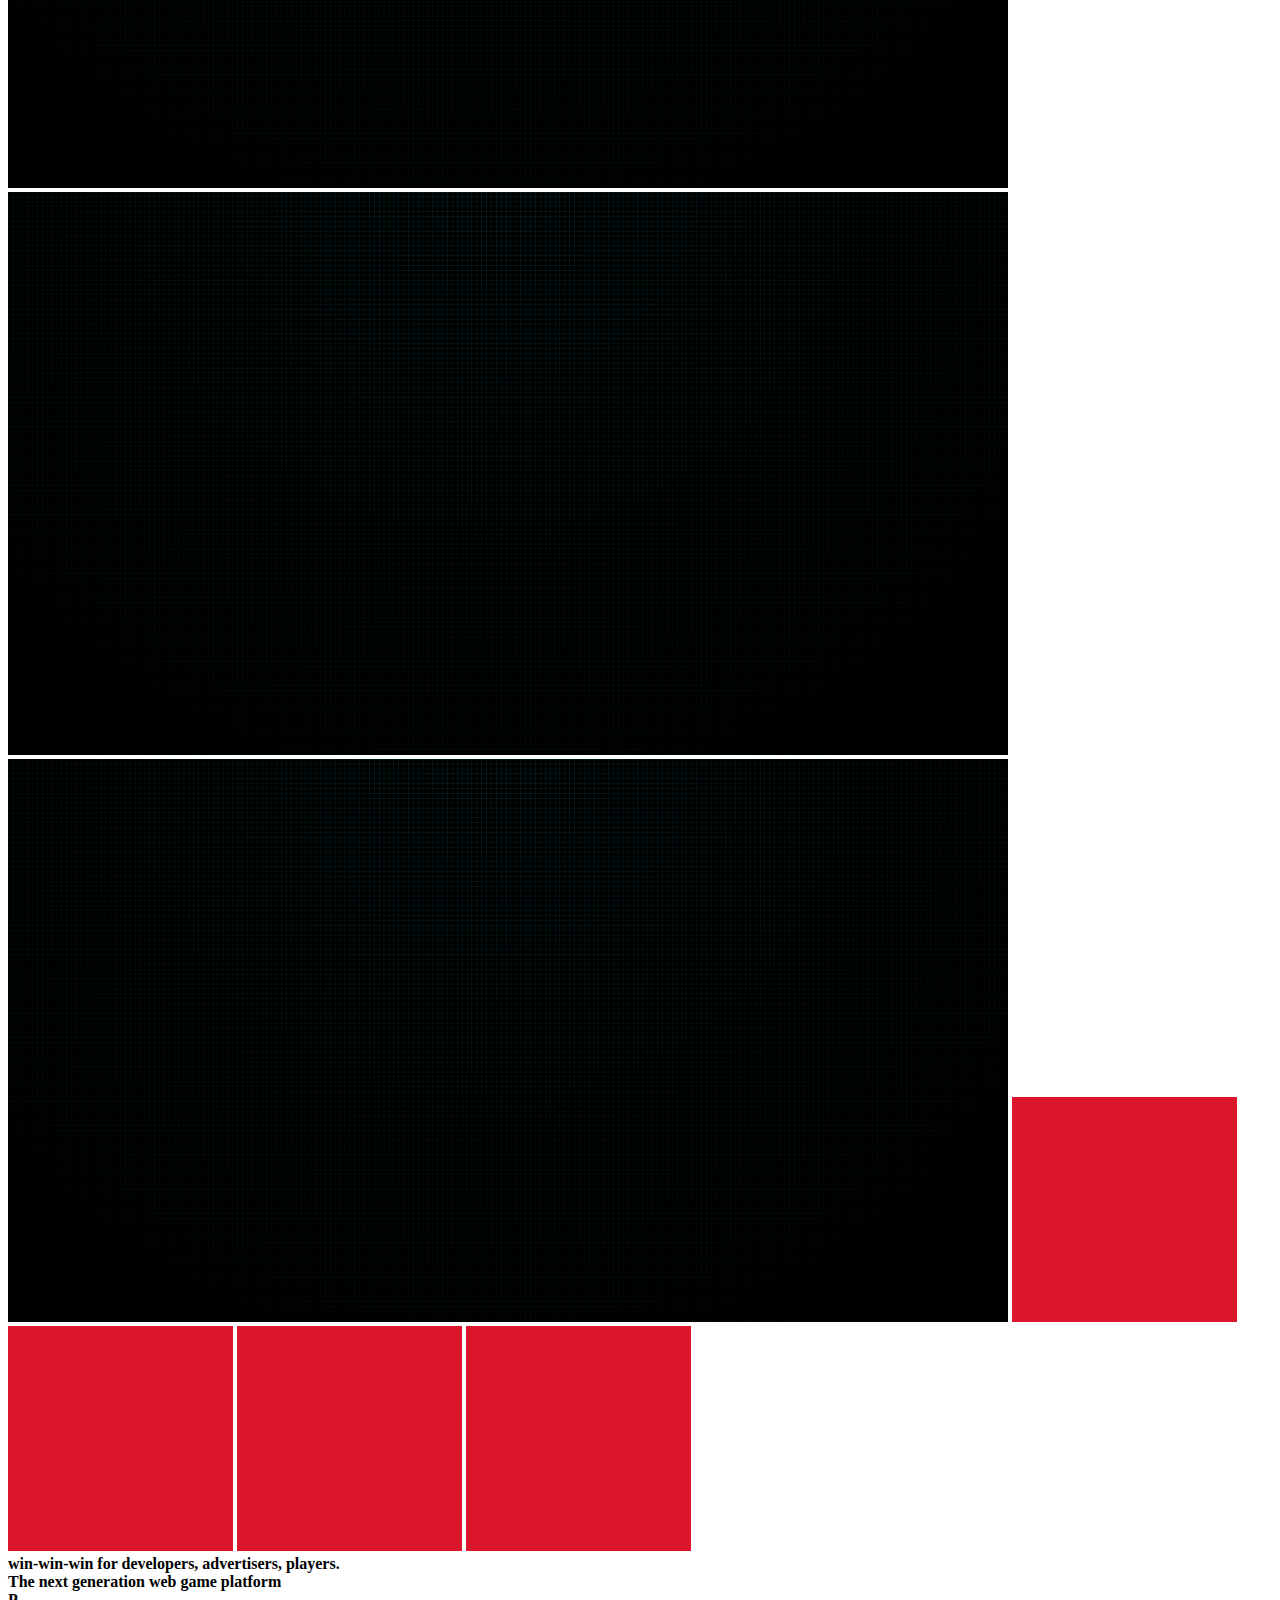
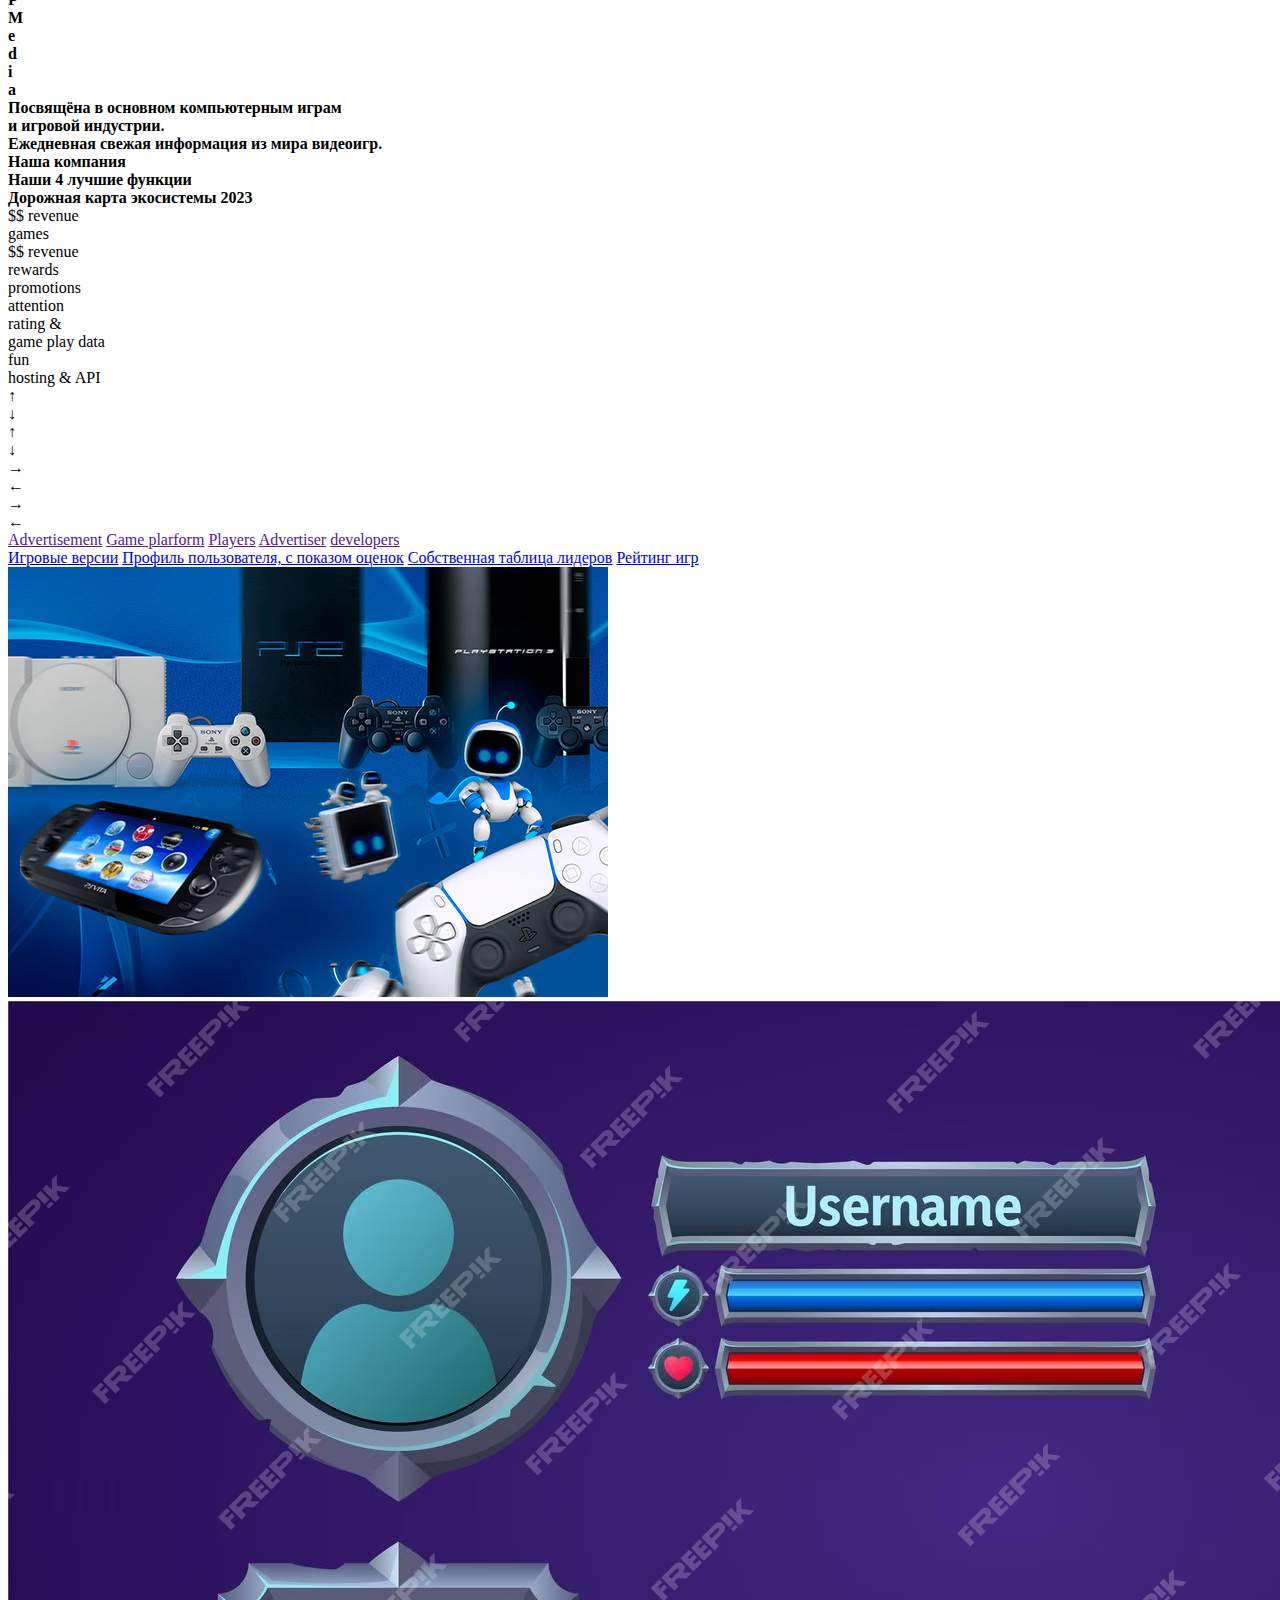
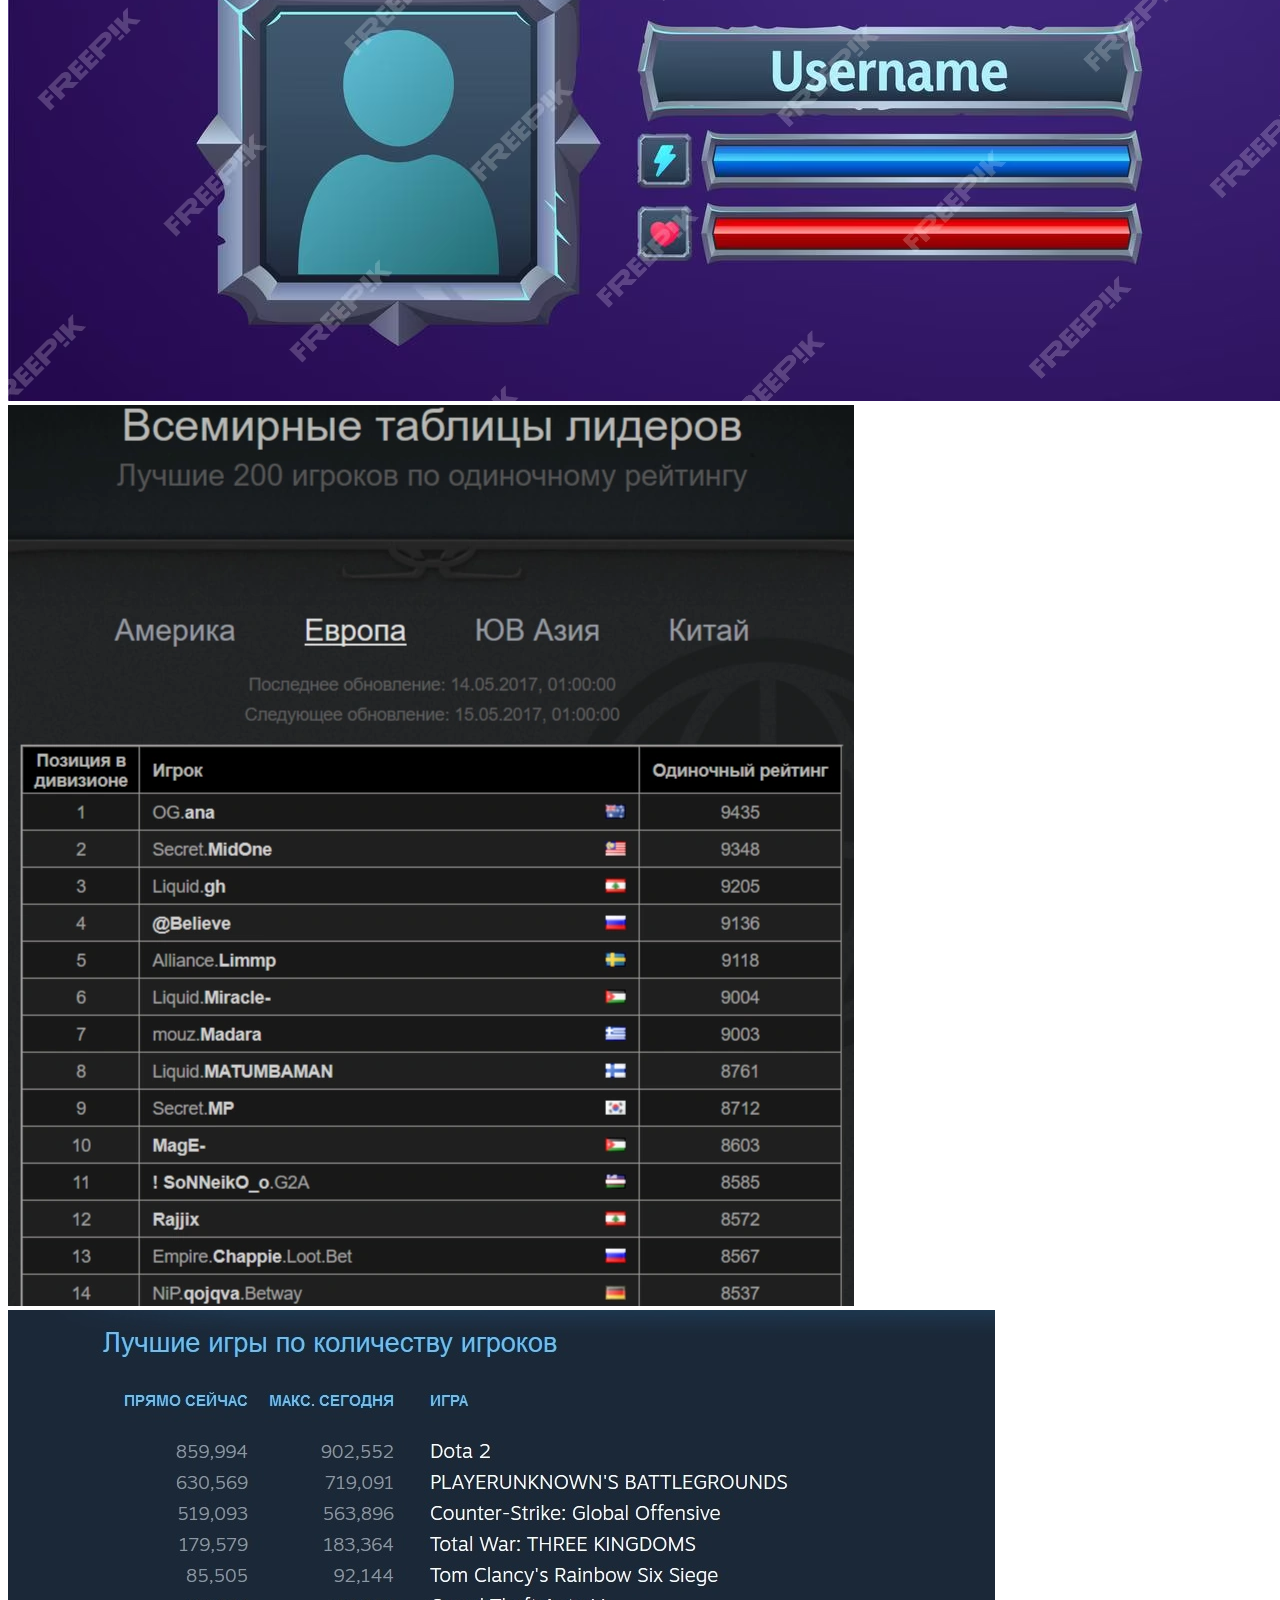
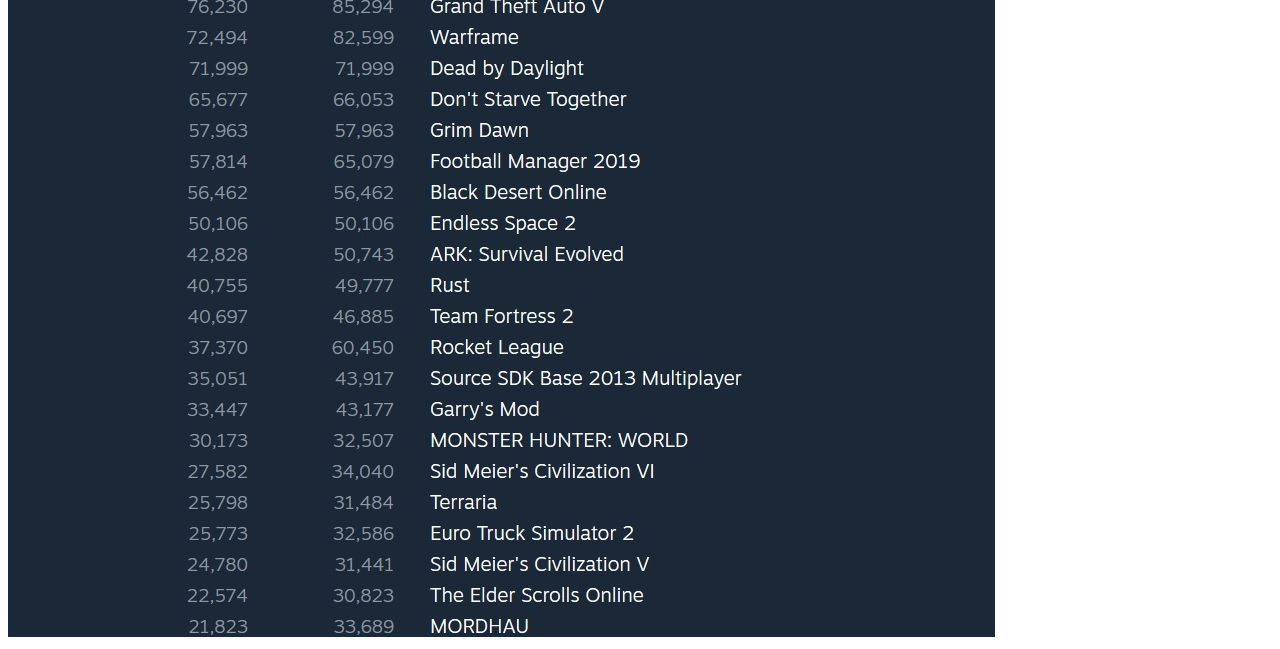
<file: world2/игры.html>
<!DOCTYPE html>
<html lang="en">
<head>
    <meta charset="UTF-8">
    <meta name="viewport" content="width=device-width, initial-scale=1.0">
    <title>The next generation web game platform</title>
    <link rel="stylesheet" href="style.css">
</head>
<body>
    <img src="mark-cruz-VW2oU66mwbc-unsplash.jpg" class="body">
    <img src="black fon.png" class="black">
    <img src="black fon.png" class="black2">
    <img src="black fon.png" class="black3">
    <img src="red.png" class="red">
    <img src="red.png" class="red2">
    <img src="red.png" class="red3">
    <img src="red.png" class="red4">
    


    <div class="text1"><b>win-win-win for developers, advertisers, players.</b></div>
    <div class="text2"><b>The next generation web game platform</b></div>
    <div class="text4"><b>P</b></div>
    <div class="text5"><b>M</b></div>
    <div class="text6"><b>e</b></div>
    <div class="text7"><b>d</b></div>
    <div class="text8"><b>i</b></div>
    <div class="text9"><b>a</b></div>
    <div class="text11"><b>Посвящёнa в основном компьютерным играм<br> и игровой
        индустрии.<br> Eжедневная свежая информация из мира видеоигр.</b></div>
        <div class="text12"><b>Наша компания</b></div>
        <div class="text13"><b>Наши 4 лучшие функции</b></div>
        <div class="text14"><b>Дорожная карта экосистемы 2023</b></div>


                                  <div class="tt1">$$ revenue</div>
                                  <div class="tt2">games</div>
                                  <div class="tt3">$$ revenue<br> rewards</div>
                                  <div class="tt4">promotions</div>
                                  <div class="tt5">attention</div>
                                  <div class="tt6">rating &<br> game play data</div>
                                  <div class="tt7">fun</div>
                                  <div class="tt8">hosting & API</div>



                                  
                                  <div class="a1">↑</div>
                                  <div class="a2">↓</div>
                                  <div class="a11">↑</div>
                                  <div class="a22">↓</div>
                                  <div class="a3">→</div>
                                  <div class="a4">←</div>
                                  <div class="a33">→</div>
                                  <div class="a44">←</div>



        <a href="" div class="on01" target="_self">Advertisement</a></div>
            <a href="" div class="on02" target="_self">Game plarform</a></div>
            <a href="" div class="on03" target="_self">Players</a></div>
            <a href="" div class="on04" target="_self">Advertiser</a></div>
            <a href="" div class="on05" target="_self">developers</a></div>


    </div>
    <div class="slider">
        <a href="#slide-1">Игровые версии</a>
        <a href="#slide-2">Профиль пользователя, с показом оценок</a>
        <a href="#slide-3">Собственная таблица лидеров</a>
        <a href="#slide-4">Рейтинг игр</a>


        <div class="slides">
          <div id="slide-1"><img src="версии.jpg"></div>
          <div id="slide-2"><img src="профиль.avif"></div>
          <div id="slide-3"><img src="лидеры.webp"></div>
          <div id="slide-4"><img src="рейтинг.jpg"></div>
         
        </div>
    
    
</body>
</html>
</file>
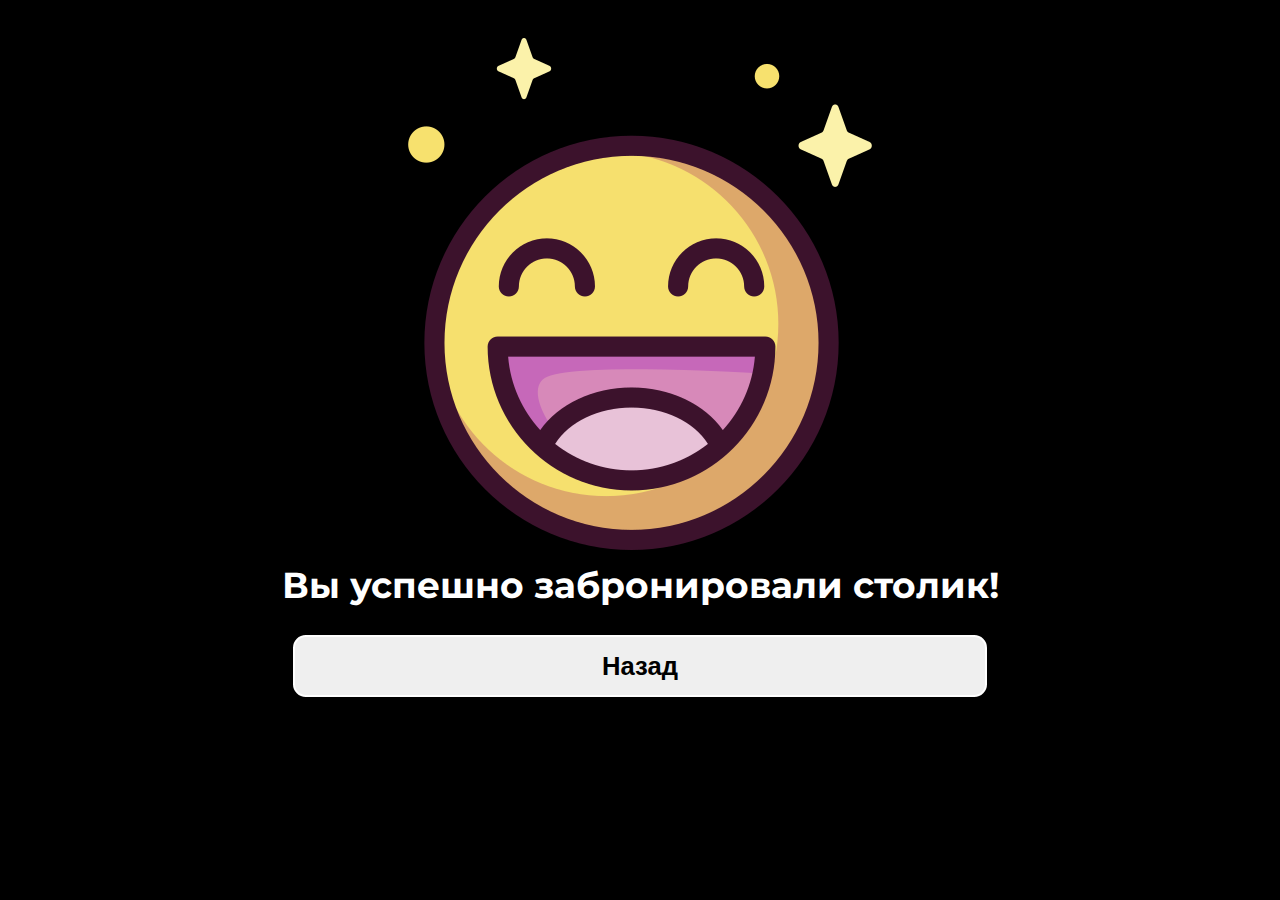
<file: M-site/more pages/FAT-page.html>
<!DOCTYPE html>
<html lang="en">
<head>
    <meta charset="UTF-8">
    <meta name="viewport" content="width=device-width, initial-scale=1.0">
    <link rel="preconnect" href="https://fonts.googleapis.com">
    <link rel="preconnect" href="https://fonts.gstatic.com" crossorigin>
    <link href="https://fonts.googleapis.com/css2?family=Caveat:wght@500&family=Montserrat:wght@300;500&display=swap" rel="stylesheet">
    <title>Document</title>
</head>
<style>
    body{
        margin: 0;
        padding: 0;
        display: flex;
        flex-direction: column;
        justify-content: center;
        align-items: center;
        background-color: black;
        color: white;
        font-family: Montserrat, Arial,sans-serif;
    }
    img{
        margin-top:3%;
    }
    h1{
        font-size: 2.8vw;
        margin: 1vw 0 2.2vw 0;
    }
    input[type=button]{
        display: flex;
        justify-content: center;
        align-items: center;
        width: 54.2%;
        height: 4.8vw;
        margin: 0 0 1vw 0;
        font-size: 2vw;
        font-weight: bold;
        border-radius: 1vw;
        z-index: 123;
        border: .2vw solid white;
    }
    #more-table{
        background: none;
        color: white;
    }
    #more-table{
        background: none;

    }
    @media screen and (max-width:430px){
        body{
            display: flex;
            justify-content: center;
            align-items: center;
        }
        img{
            margin-top: 20vw;
            width: 90%;
        }
        h1{
            font-size: 5vw;
        }
        input[type=button]{
            margin-top:5vw;
            border-radius: 2vw;
            font-size: 4vw;
            width: 93%;
            height: 15vw;
        }
    }
    @media screen  and (max-width:768px) and (min-width:431px){
        h1{
            font-size: 4vw;
        }
        input[type=button]{
            width: 78%;
            height: 10vw;
            font-size: 3.5vw;
        }
    }
</style>
<body>  
    <img src="FAT-img/happyface.png" alt="">
    <h1>Вы успешно забронировали столик!</h1>
    <input type="button" onclick="history.back();" value = "Назад"/>
</body>
</html>
</file>
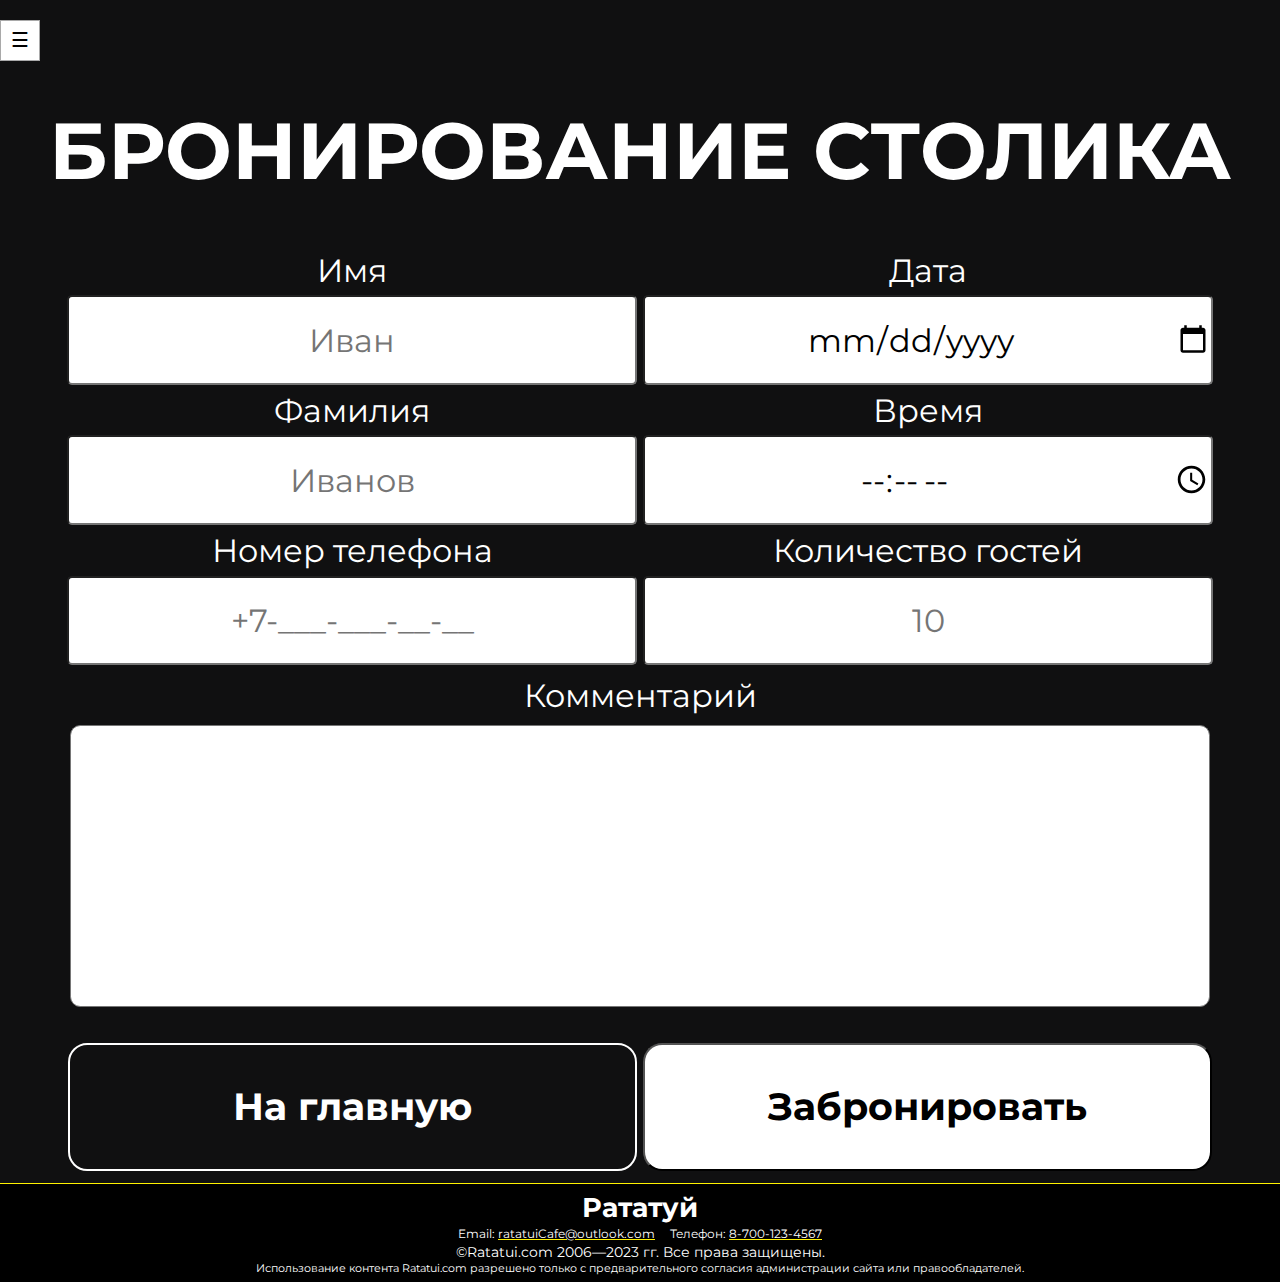
<file: M-site/more pages/find-a-table.html>
<!DOCTYPE html>
<html lang="en">
<head>
    <meta charset="UTF-8">
    <meta name="viewport" content="width=device-width, initial-scale=1.0">
    <title>Document</title>
    <link rel="preconnect" href="https://fonts.googleapis.com">
    <link rel="preconnect" href="https://fonts.gstatic.com" crossorigin>
    <link href="https://fonts.googleapis.com/css2?family=Caveat:wght@500&family=Montserrat:wght@300;500&display=swap" rel="stylesheet">
    <link rel="stylesheet" href="style-FAT.css">
</head>
<body>
<input type="checkbox" id="nav-toggle" hidden>
<div class="nav">

    <label for="nav-toggle" class="nav-toggle" onclick></label>

    <ul>
        <li><a href="../index.html#about-us">О нас</a>
        <li><a href="menu.html">Меню</a>
        <li><a href="news.html">Новости</a>
        <li><a href="find-a-table.html">Забронировать</a>
        <li><a href="socials.html">Соц.сети</a>
        <li><a href="#6">Контакты</a>
        <li><a href="#7">Светлая тема</a>
    </ul>
</div>

<div class="wrapper">
    <section class="slide">
    <div class="find-a-table">
        <form action="">
            <h1>БРОНИРОВАНИЕ СТОЛИКА</h1>
            <div class="inputs">
                <div class="first-col">
                    <label for="fname" >Имя</label>
                    <input type="text" name = fname placeholder = "Иван">
                    <label for="sname">Фамилия</label>
                    <input type="text" name = sname placeholder = "Иванов">
                    <label for="phone">Номер телефона</label>
                    <input type="tel" name = phone placeholder = "+7-___-___-__-__">
                </div>
                <div class="sec-col">
                    <label for="date">Дата</label>
                    <input type="date" name = date>
                    <label for="time">Время</label>
                    <input type="time" name = time>
                    <label for="gvalue">Количество гостей</label>
                    <input type="text" name = gvalue placeholder="10">
                </div>
            </div>
            <div class="comment">
                <label for="comment" id = comment>Комментарий</label>
                <textarea name="comment"></textarea>
            </div>
            <div class="buttons">
                    <input type="button" id = "fbutton" onclick="history.back();" value="На главную"/>
                    <input type="button" id = sbutton value="Забронировать" onClick='location.href="FAT-page.html"'>
            </div>
        </form>
    </div>
    </section>
    <footer class="footer">
        <div class="footer-body">
            <div class="about-company">
                <b>Рататуй</b>
                <span class="footer-info">
                            <span>Еmail: <a style="color: white" href="#">ratatuiCafe@outlook.com</a></span>&nbsp;&nbsp;&nbsp;&nbsp;
                            <span>Телефон: <a style="color: white" href="#">8-700-123-4567</a></span>
                        </span>
                <span class="footer-title">©Ratatui.com 2006—2023 гг. Все права защищены.</span>
                <span class="footer-subtitle"> Использование контента Ratatui.com разрешено только с предварительного согласия администрации сайта или правообладателей.</span>
            </div>
            <div class="contact-icons">
                <a href=""><ion-icon name="logo-whatsapp"></ion-icon></a>
                <a href=""><ion-icon name="logo-facebook"></ion-icon></a>
                <a href=""><ion-icon name="logo-instagram"></ion-icon></a>
                <a href=""><ion-icon name="logo-vk"></ion-icon></a>
            </div>
        </div>
    </footer>

</div>
</body>
</html>
</file>
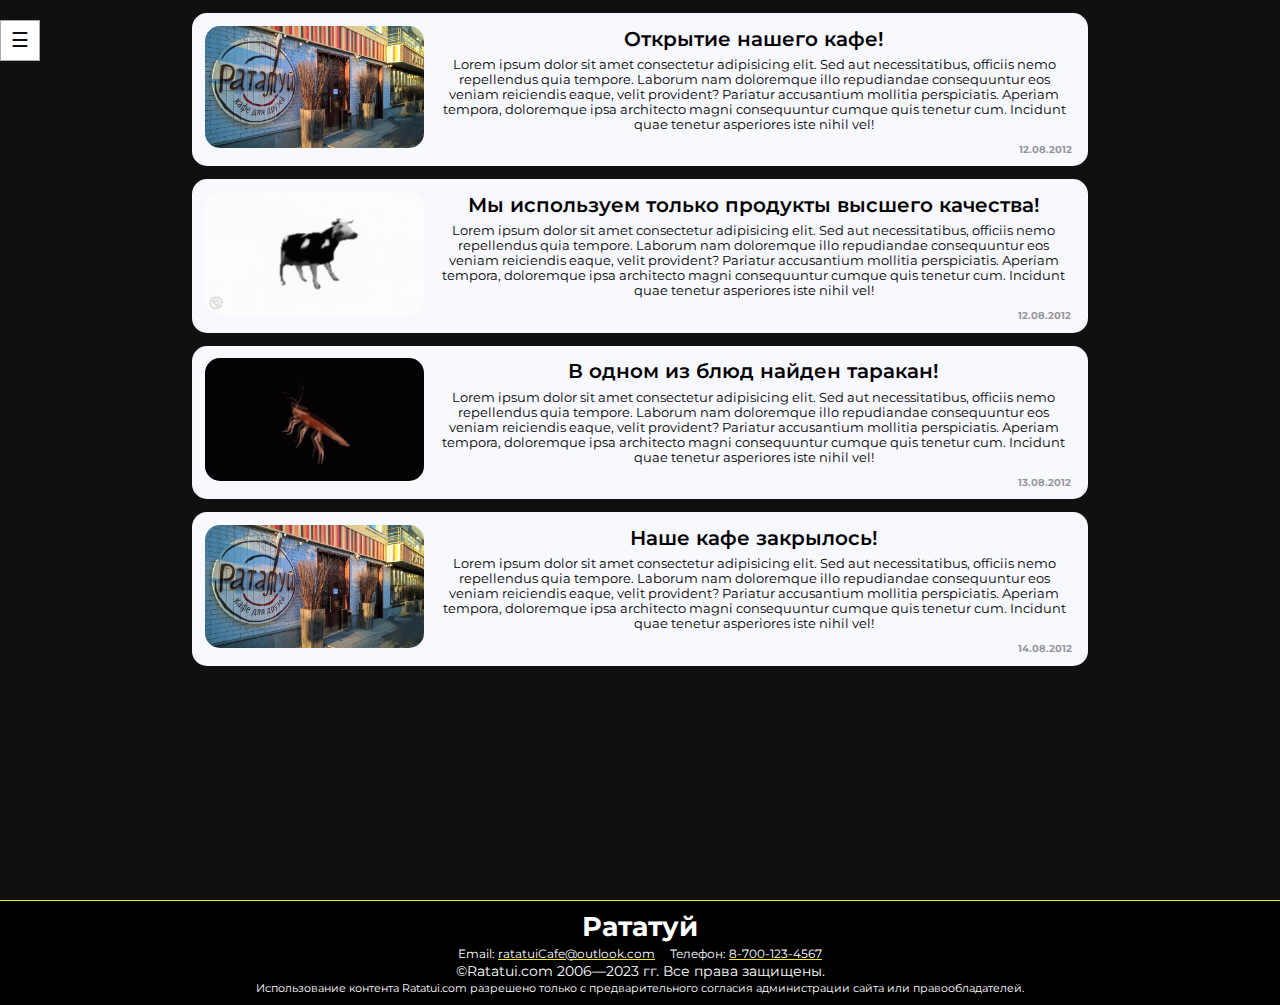
<file: M-site/more pages/news.html>
<!DOCTYPE html>
<html lang="en">
<head>
    <meta charset="UTF-8">
    <meta name="viewport" content="width=device-width, initial-scale=1.0">
    <title>Document</title>
    <link rel="preconnect" href="https://fonts.googleapis.com">
    <link rel="preconnect" href="https://fonts.gstatic.com" crossorigin>
    <link href="https://fonts.googleapis.com/css2?family=Montserrat:wght@300&display=swap" rel="stylesheet">
    <link rel="preconnect" href="https://fonts.googleapis.com">
    <link rel="preconnect" href="https://fonts.gstatic.com" crossorigin>
    <link href="https://fonts.googleapis.com/css2?family=Montserrat:wght@600&display=swap" rel="stylesheet">
    <link rel="stylesheet" href="news-style.css">
</head>
<body>
<input type="checkbox" id="nav-toggle" hidden>
<div class="nav">

    <label for="nav-toggle" class="nav-toggle" onclick></label>

    <ul>
        <li><a href="../index.html#about-us">О нас</a>
        <li><a href="menu.html">Меню</a>
        <li><a href="news.html">Новости</a>
        <li><a href="find-a-table.html">Забронировать</a>
        <li><a href="socials.html">Соц.сети</a>
        <li><a href="#6">Контакты</a>
        <li><a href="#7">Светлая тема</a>
    </ul>
</div>
<div class="wrappers">
    <section class="main-news">
        <div class="wrapper">
            <div class="page first-section">
                <div class="container">
                    <img src="news-img/66_big.jpg" alt="">
                    <div class="info-text">
                        <h1>
                            Открытие нашего кафе!
                        </h1>
                        <p>
                            Lorem ipsum dolor sit amet consectetur adipisicing elit. Sed aut necessitatibus, officiis
                            nemo repellendus quia tempore. Laborum nam doloremque illo repudiandae consequuntur eos 
                            veniam reiciendis eaque, velit provident? Pariatur accusantium mollitia perspiciatis. Aperiam 
                            tempora, doloremque ipsa architecto magni consequuntur cumque quis tenetur cum. Incidunt quae tenetur 
                            asperiores iste nihil vel!
                        </p>
                        <span>
                            12.08.2012
                        </span>
                    </div>
                </div>
            </div>
        </div>
        <div class="wrapper">
            <div class="page second-section">
                <div class="container">
                    <img src="news-img/korova-ksenya.gif" alt="">
                    <div class="info-text">
                        <h1>
                            Мы используем только продукты высшего качества!
                        </h1>
                        <p>
                            Lorem ipsum dolor sit amet consectetur adipisicing elit. Sed aut necessitatibus, officiis
                            nemo repellendus quia tempore. Laborum nam doloremque illo repudiandae consequuntur eos 
                            veniam reiciendis eaque, velit provident? Pariatur accusantium mollitia perspiciatis. Aperiam 
                            tempora, doloremque ipsa architecto magni consequuntur cumque quis tenetur cum. Incidunt quae tenetur 
                            asperiores iste nihil vel!
                        </p>
                        <span>
                            12.08.2012
                        </span>
                    </div>
                </div>
            </div>
        </div>
        <div class="wrapper">
            <div class="page third-section">
                <div class="container">
                    <img src="news-img/tarakan-sergey.gif" alt="">
                    <div class="info-text">
                        <h1>
                            В одном из блюд найден таракан!
                        </h1>
                        <p>
                            Lorem ipsum dolor sit amet consectetur adipisicing elit. Sed aut necessitatibus, officiis
                            nemo repellendus quia tempore. Laborum nam doloremque illo repudiandae consequuntur eos 
                            veniam reiciendis eaque, velit provident? Pariatur accusantium mollitia perspiciatis. Aperiam 
                            tempora, doloremque ipsa architecto magni consequuntur cumque quis tenetur cum. Incidunt quae tenetur 
                            asperiores iste nihil vel!
                        </p>
                        <span>
                            13.08.2012
                        </span>
                    </div>
                </div>
            </div>
        </div>
        <div class="wrapper">
            <div class="page furth-section">
                <div class="container">
                    <img src="news-img/66_big.jpg" alt="">
                    <div class="info-text">
                        <h1>
                            Наше кафе закрылось!
                        </h1>
                        <p>
                            Lorem ipsum dolor sit amet consectetur adipisicing elit. Sed aut necessitatibus, officiis
                            nemo repellendus quia tempore. Laborum nam doloremque illo repudiandae consequuntur eos 
                            veniam reiciendis eaque, velit provident? Pariatur accusantium mollitia perspiciatis. Aperiam 
                            tempora, doloremque ipsa architecto magni consequuntur cumque quis tenetur cum. Incidunt quae tenetur 
                            asperiores iste nihil vel!
                        </p>
                        <span>
                            14.08.2012
                        </span>
                    </div>
                </div>
            </div>
        </div>
    </section>
    <footer class="footer">
        <div class="footer-body">
            <div class="about-company">
                <b>Рататуй</b>
                <span class="footer-info">
                            <span>Еmail: <a style="color: white" href="#">ratatuiCafe@outlook.com</a></span>&nbsp;&nbsp;&nbsp;&nbsp;
                            <span>Телефон: <a style="color: white" href="#">8-700-123-4567</a></span>
                        </span>
                <span class="footer-title">©Ratatui.com 2006—2023 гг. Все права защищены.</span>
                <span class="footer-subtitle"> Использование контента Ratatui.com разрешено только с предварительного согласия администрации сайта или правообладателей.</span>
            </div>
            <div class="contact-icons">
                <a href=""><ion-icon name="logo-whatsapp"></ion-icon></a>
                <a href=""><ion-icon name="logo-facebook"></ion-icon></a>
                <a href=""><ion-icon name="logo-instagram"></ion-icon></a>
                <a href=""><ion-icon name="logo-vk"></ion-icon></a>
            </div>
        </div>
    </footer>
    </div>
</body>
</html>
</file>
<file: 7morey/css/style.css>
body {
    overflow-x: hidden;
}

@media (max-width: 767.98px) {
    .l-nav .d-none {
        display: none !important;
    }

    .navbar-toggler {
        display: block;
    }
}

.ellipse > div {
    text-align: center;
    width: 1.2em;
    border-radius: 50%;
    background-color: rgb(202, 202, 202);
    margin-left: .2vw;
    color: #fff;
}

.arrow > b {
    position: relative;
    bottom: 1px;
}

.category > div {
    background-color: #EBEBEB;
    border-radius: 20%;
}

.p-img {
    background-color: #EBEBEB;
    border-radius: 10%;
    margin-left: 10px;
    width: 100%;
    display: inline-block;
}

.p-img:nth-child(1) {
    margin-left: 0;
}

.price {
    font-size: 100%;
    color: #26ABE7;
}

.row.column-gap-3 > div {
    display: inline-block;
    width: calc(16.666% - 20px);
    margin-right: 5px;
    font-size: initial;
}

.c-img > div {
    height: 8rem;
    margin-top: 1vw;
}

.p-text {
    width: 14%;
}

.z-btn {
    margin-top: 1vw;
    background-color: #23D6EC;
    color: #fff;
    border: none;
    border-radius: .3em;
    padding: 0 1em;
}

.advertising {
    background-color: #2E2E92;
    width: 100vw;
    max-height: 3vw;
    color: #90E282;
    margin-top: 2vw;
}

.advertising > div > img {
    height: 46px;
}

.title {
    padding: 0;
    margin-top: 30px;
}

.social {
    display: flex;
    gap: 10px;
}

.category-title {
    color: #515151;
    font-size: 20px;
}

@media screen and (max-width: 980px) {
    .fish {
        display: none;
    }

    .fs-7 {
        font-size: 2vw;
    }

    .footer-text > h2, .footer-text > h4, .footer-text > div > p, .footer-text > div > h5 {
        font-size: 1em;
    }

    .c-img > div {
        height: 4rem;
    }

    .category-title {
        color: #515151;
        font-size: 2vw;
    }
}

@media screen and (max-width: 415px) {
    .footer-phone-size {
        display: none;
    }

    .footer-info-h2 {
        margin-right: auto;
    }

    .footer-info {
        margin-right: auto;
        padding: 0;
        width: 43vw;
    }

    .category-title {
        color: #555555;
        font-size: 4vw;
    }

    .price {
        font-size: 3.3vw;
    }
}

@media screen and (max-width: 375px) {
    h5 {
        font-size: 60%;
    }

    .z-btn {
        font-size: 2vw;
    }

    .c-img > div {
        height: 8vw;
    }

    .c-img > div > img {
        height: 4vw;
        width: 8vw;
    }

    .phone-size {
        display: none;
    }

    .footer-text > h2, .footer-text > h4, .footer-text > div > p, .footer-text > div > h5 {
        font-size: 3.5vw;
    }

    .footer-about {
        display: flex;
        justify-content: center;
        margin: auto;
    }
}

footer {
    background-color: #CECECE;
    color: #fff;
}

hr {
    color: #1E89B9;
}

.btn-success {
    display: flex;
    align-items: center;
    margin-left: auto;
    border-radius: 1em;
    padding: .2em .5em;
}

.d-sm-block {
    display: flex;
    flex-direction: column;
}
</file>
<file: Solnyshko/css/style.css>
@import url('https://fonts.googleapis.com/css2?family=Inter:wght@100..900&display=swap');

*{
  margin: 0;
  padding: 0;
  box-sizing: border-box;
  text-decoration: none;
}
body{
  width: 100%;
  height: auto;
  margin: 0 auto;
  scroll-behavior: smooth;
  overflow-x: hidden;
  font-family: Inter, sans-serif;
  font-weight: 600;
  background-color: #F0F4F4;
}
  footer, main, nav, .nav-bar,  section {
  display: block;
}

@media screen and (min-width: 1920px){
  .wrapper{
    position: relative;
    width: 1920px;
    height: auto;
    margin: 0 auto;
  }
  main{
     padding-top: 70px;
    display: flex;
    flex-direction: column;
  }
  section{
    width: 1920px;
    height: 830px;
  }
  #about{
    background-image: url(../img/background1-1.png);
    background-repeat: no-repeat;
    background-size: 1920px;
    position: relative;
    width: 100%;
    right: 0;
  }
  #training{
    background-image: url(../img/background2.png);
    background-repeat: no-repeat;
    position: relative;
    width: 100%;
    right: 0;
    text-align: center;
  }
  #exercise{
    background-image: url(../img/background3-1.png);
    background-repeat: no-repeat;
    position: relative;
    width: 100%;
    right: 0;
  }
  footer{
    width: 100%;
    height: auto;
    background-color: #00424B;
    position: relative;
    right: 0;
  }
  .footer-info{
    width: 100%;
    height: auto;
    background-color: #002327;
    position: absolute;
    right: 0;
    color: #fff;
    text-align: center;
    padding-bottom: 10px;
  }
  .container{
    max-width: 1520px;
    margin: 0 auto;
  }
  nav{
    width: 1920px;
    z-index: 110;
    position: fixed;
    background-color: white;
  }
  .overlay{
    display: none;
  }
  .nav-bar{
    margin: auto;
    width: 100%;
    height: 70px;
    font-size: 20px;
    display: flex;
    align-items: center;
    z-index: 10;
  }
  .nav-bar > span{
    position: absolute;
    display: none;
    cursor: pointer;
  }
  .logo-text{
    color: #FFD600;
    font-family: "Inter", serif;
    font-weight: 900;
    font-size: 45px;
    bottom: 20px;
    display: flex;
    align-items: center;
    margin-left: 0;
  }
  .nav-bar-a > a {
    margin-left: 35px;
    font-family: "Inter", serif;
    font-weight: 400;
    color: #000;
    position: relative;
  }
  #about .container{
    margin-top: 140px;
  }
  #about > .container > h1, i{
    color: #37B9D6;
    font-weight: 600;
    font-size: 40px;
  }
  #about .container > p{
    margin-top: 30px;
    font-size: 29px;
    color: #319FB7;
    width: 60%;
  }
  .about-bt{
    margin-top: 30px;
  }
  .about-bt-second{
    margin-left: 40px;
  }
  .about-info{
    margin-top: 170px;
    text-align: center;
  }
  .about-info h1{
    color: white;
    font-size: 34px;
  }
  .about-info-text{
    margin-top: 40px;
  }
  .about-info-text-t{
    font-weight: 200;
    color: white;
    font-size: 20px;
  }
  .about-info-text-t > p{
    color: #fff;
    font-weight: 900;
    font-size: 36px;
    width: 460px;
  }
  #training > .container > h2{
    font-size: 40px;
    margin-top: 20px;
  }
  #training > .container > p{
    font-size: 20px;
  }
  .training-group{
    width: 690px;
    margin-right: 80px;
    margin-top: 40px;
  }
  .training-group > p{
    font-size: 24px;
    width: 690px;
    height: 100px;
  }
  .training-group > h3{
    font-size: 38px;
  }
  .training-bt{
    width: 225px;
    font-size: 24px;
  }
  .about-bt-first, .about-bt-second{
    font-size: 28px;
    padding: 8px 30px;
    line-height: 24px;
  }
  #exercise > .container > h2{
    margin-top: 128px;
    margin-left: 56px;
    font-size: 48px;
  }
  #exercise > .container > p{
    font-weight: 900;
    font-size: 35px;
    margin-top: 40px;
  }
  #exercise > .container > div{
    width: 445px;
    font-size: 28px;
    font-weight: 900;
    margin-left: 56px;
    margin-top: 70px;
  }
  .footer-text{
    margin-top: 20px;
    padding-bottom: 40px;
  }
  .footer-text-t{
    margin-right: 100px;
  }
  .footer-text-t >h3,.footer-text-contact > h3{
    font-weight: 900;
    font-size: 34px;
  }
  .footer-text-t > p{
    font-size: 34px;
    font-weight: 300;
    line-height: 42px;
    top: 6px;
  }
  .footer-text-contact > a,b,p{
    font-size: 28px;
    line-height: 38px;
  }
  .email{
    margin-top: 8px;
  }
  .footer-info > b{
    position: relative;
    top: 5px;
  }
  .sponsors{
    display: flex;
    justify-content: center;
    margin-top: 12px;
  }
  .sponsors > a{
    width: 310px;
  }
  .sponsors > hr{
    height: 28px;
  }
  .sponsors> a:nth-child(3){
    padding-left: 80px;
  }
  .footer-info > p{
    font-size: 18px;
    font-weight: 200;
  }
}
/*Мониторы*/
@media screen and (min-width: 1440px) and (max-width: 1919px){
  .wrapper{
    position: relative;
    width: 100%;
    height: auto;
    margin: 0 auto;
  }
  main{
    padding-top: 60px;
    display: flex;
    flex-direction: column;
  }
  section{
    width: 100%;
    height: auto;
    padding-bottom: 60px;
    margin: 0 auto;
  }
  #about{
    background-image: url(../img/background1-1.png);
    background-repeat: no-repeat;
    position: relative;
    width: 100%;
    right: 0;
  }
  #about .container{
    margin-top: 140px;
  }
  #about > .container > h1, i{
    color: #37B9D6;
    font-weight: 600;
    font-size: 40px;
  }
  #about .container > p{
    margin-top: 30px;
    font-size: 24px;
    color: #319FB7;
    width: 60%;
  }
  .about-bt-second{
    margin-left: 40px;
  }
  #training{
    position: relative;
    width: 100%;
    right: 0;
    text-align: center;
  }
  #exercise{
    background-image: url(../img/background3-1.png);
    background-repeat: no-repeat;
    background-size: 100%;
    position: relative;
    width: 100%;
    right: 0;
  }
  footer{
    width: 100%;
    height: auto;
    background-color: #00424B;
    position: relative;
    right: 0;
  }
  .footer-info{
    width: 100%;
    height: auto;
    background-color: #002327;
    position: absolute;
    right: 0;
    color: #fff;
    text-align: center;
    padding-bottom: 10px;
  }
  .container{
    max-width: 80%;
    margin: 0 auto;
  }
  nav{
    width: 100%;
    z-index: 110;
    position: fixed;
    background-color: white;
  }
  .overlay{
    display: none;
  }
  .nav-bar{
    margin: auto;
    width: 100%;
    height: 60px;
    font-size: 18px;
    display: flex;
    align-items: center;
    z-index: 10;
  }
  .nav-bar > span{
    position: absolute;
    display: none;
    cursor: pointer;
  }
  .logo-text{
    color: #FFD600;
    font-family: "Inter", serif;
    font-weight: 900;
    font-size: 38px;
    display: flex;
    align-items: center;
    margin-left: 0;
  }
  .logo-text > img{
    width: 46px;
  }
  .nav-bar-a > a {
    margin-left: 35px;
    font-family: "Inter", serif;
    font-weight: 400;
    color: #000;
    position: relative;
  }
  .about-info{
    margin-top: 11em;
    text-align: center;
  }
  .about-info h1{
    color: white;
    font-size: 34px;
  }
  .about-info-text{
    margin-top: 40px;
  }
  .about-info-text-t{
    font-weight: 200;
    color: white;
    font-size: 20px;
  }
  .about-info-text-t > p{
    color: #fff;
    font-weight: 900;
    font-size: 36px;
    width: 460px;
  }
  #training > .container > h2{
    font-size: 40px;
    margin-top: 20px;
  }
  #training > .container > p{
    font-size: 20px;
  }
  .training-group{
    width: 36vw;
    margin-right: 80px;
    margin-top: 40px;
  }
  .training-group > p{
    font-size: 1.3vw;
    width: 35vw;
    height: 100px;
  }
  .training-group > h3{
    font-size: 2vw;
  }
  .training-group > h3 > img{
    width: 3vw;
  }
  .training-bt{
    width: 225px;
    font-size: 24px;
  }
  .about-bt-first, .about-bt-second{
    font-size: 28px;
    padding: 8px 30px;
    line-height: 24px;
    margin-top: 1.5em
  }
  #exercise > .container > h2{
    margin-top: 64px;
    margin-left: 56px;
    font-size: 38px;
  }
  #exercise > .container > p{
    font-weight: 900;
    font-size: 35px;
    margin-top: 40px;
  }
  #exercise > .container > div{
    width: 445px;
    font-size: 28px;
    font-weight: 900;
    margin-left: 56px;
    margin-top: 50px;
  }
  .footer-text{
    margin-top: 20px;
    padding-bottom: 40px;
  }
  .footer-text-t{
    margin-right: 100px;
  }
  .footer-text-t >h3,.footer-text-contact > h3{
    font-weight: 900;
    font-size: 24px;
  }
  .footer-text-t > p{
    font-size: 24px;
    font-weight: 300;
    line-height: 32px;
    top: 6px;
  }
  .footer-text-contact > a,b,p{
    font-size: 20px;
  }
  .footer-info > b{
    position: relative;
    top: 5px;
    font-size: 14px;
  }
  .sponsors{
    display: flex;
    justify-content: center;
    margin-top: 14px;
  }
  .sponsors > a{
    width: 310px;
  }
  .sponsors > a > img{
    height: 24px;
  }
  .sponsors > hr{
    height: 24px;
  }
  .sponsors> a:nth-child(3){
    padding-left: 80px;
  }
  .footer-info > p{
    font-size: 14px;
    font-weight: 200;
    margin-top: 0;
  }
}
/*L Ноутбуки*/
@media screen and (min-width: 1024px) and (max-width: 1439px){
  .wrapper{
    position: relative;
    width: 100%;
    height: auto;
    margin: 0 auto;
  }
  main{
    padding-top: 50px;
    display: flex;
    flex-direction: column;
  }
  section{
    width: 100%;
    height: auto;
    padding-bottom: 60px;
    margin: 0 auto;
  }
  #about{
    background-image: url(../img/background1-2.png);
    background-repeat: no-repeat;
    position: relative;
    width: 100%;
    right: 0;
  }
  #about .container{
    margin-top: 60px;
  }
  #about > .container > h1, i{
    color: #37B9D6;
    font-weight: 600;
    font-size: 38px;
  }
  #about .container > p{
    margin-top: 30px;
    font-size: 24px;
    color: #319FB7;
    width: 700px;
  }
  .about-bt-second{
    margin-left: 40px;
  }
  #training{
    position: relative;
    width: 100%;
    right: 0;
    text-align: center;
  }
  #exercise{
    background-image: url(../img/background3-1.png);
    background-repeat: no-repeat;
    background-size: 100%;
    position: relative;
    width: 100%;
    right: 0;
  }
  footer{
    width: 100%;
    height: auto;
    background-color: #00424B;
    position: relative;
    right: 0;
  }
  .footer-info{
    width: 100%;
    height: auto;
    background-color: #002327;
    position: absolute;
    right: 0;
    color: #fff;
    text-align: center;
    padding-bottom: 10px;
  }
  .container{
    max-width: 85%;
    margin: 0 auto;
  }
  nav{
    width: 100%;
    z-index: 110;
    position: fixed;
    background-color: white;
  }
  .overlay{
    display: none;
  }
  .nav-bar{
    margin: auto;
    width: 100%;
    height: 50px;
    font-size: 1.5vw;
    display: flex;
    align-items: center;
    z-index: 10;
  }
  .nav-bar > span{
    position: absolute;
    display: none;
    cursor: pointer;
  }
  .logo-text{
    color: #FFD600;
    font-family: "Inter", serif;
    font-weight: 900;
    font-size: 2.4vw;
    display: flex;
    align-items: center;
    margin-left: 0;
  }
  .logo-text > img{
    width: 2.8vw;
  }
  .nav-bar-a > a {
    margin-left: 14px;
    font-family: "Inter", serif;
    font-weight: 400;
    color: #000;
    position: relative;
    font-size: 1.5vw;
  }
  .about-info{
    margin-top: 142px;
  }
  .about-info h1{
    color: white;
    font-size: 2vw;
    text-align: center;
  }
  .about-info-text{
    margin-top: 20px;
  }
  .about-info-text-t{
    font-weight: 200;
    color: white;
    font-size: 1.5vw;
  }
  .about-info-text-t > p{
    color: #fff;
    font-weight: 700;
    font-size: 2.2vw;
    width: 28vw;
  }
  #training > .container > h2{
    font-size: 40px;
    margin-top: 20px;
  }
  #training > .container > p{
    font-size: 20px;
  }
  .training-group{
    width: 38vw;
    margin-right: 80px;
    margin-top: 40px;
  }
  .training-group > p{
    font-size: 1.4vw;
    width: 36vw;
    height: 100px;
  }
  .training-group > h3{
    font-size: 2.4vw;
  }
  .training-group > h3 > img{
    width: 3.4vw;
  }
  .training-bt{
    width: 225px;
    font-size: 24px;
  }
  .about-bt-first, .about-bt-second{
    font-size: 28px;
    padding: 8px 30px;
    line-height: 24px;
    margin-top: 40px;
  }
  #exercise > .container > h2{
    margin-top: 38px;
    margin-left: 56px;
    font-size: 28px;
  }
  #exercise > .container > p{
    font-weight: 600;
    font-size: 24px;
    margin-top: 30px;
  }
  #exercise > .container > img{
    width: 34px;
  }
  #exercise > .container > div{
    width: 320px;
    font-size: 20px;
    font-weight: 900;
    margin-top: 40px;
    margin-left: 56px;
  }
  section:nth-child(3){
    padding-bottom: 40px;
  }
  .footer-text{
    margin-top: 20px;
    padding-bottom: 40px;
  }
  .footer-text-t{
    margin-right: 100px;
  }
  .footer-text-t >h3,.footer-text-contact > h3{
    font-weight: 900;
    font-size: 20px;
  }
  .footer-text-t > p{
    font-size: 22px;
    font-weight: 300;
    line-height: 34px;
    top: 6px;
  }
  .footer-text-contact > a,b,p{
    font-size: 20px;
  }
  .footer-info > b{
    position: relative;
    top: 5px;
    font-size: 14px;
  }
  .sponsors{
    display: flex;
    justify-content: center;
    margin-top: 10px;
  }
  .sponsors > a{
    width: 420px;
  }
  .sponsors > a > img{
    height: 24px;
  }
  .sponsors > hr{
    height: 20px;
  }
  .sponsors> a:nth-child(3){
    padding-left: 80px;
  }
  .footer-info > p{
    font-size: 14px;
    font-weight: 200;
    margin-top: 0;
  }
}
/*Ноутбук*/
@media screen and (min-width: 768px) and (max-width: 1023px){
  .wrapper{
    position: relative;
    width: 100%;
    height: auto;
    margin: 0 auto;
  }
  main{
    padding-top: 50px;
    display: flex;
    flex-direction: column;
  }
  section{
    width: 100%;
    height: auto;
    padding-bottom: 60px;
    margin: 0 auto;
  }
  #about{
    background-image: url(../img/background1-3.png);
    background-repeat: no-repeat;
    position: relative;
    width: 100%;
    right: 0;
  }
  #about .container{
    margin-top: 140px;
  }
  #about > .container > h1, i{
    color: #37B9D6;
    font-weight: 600;
    font-size: 3vw;
  }
  #about .container > p{
    margin-top: 18px;
    font-size: 19px;
    color: #319FB7;
    width: 68%;
  }
  .about-bt{
    flex-direction: column;
    width: 50%;
    margin-top: 40px;
  }
  .about-bt-second{
    margin-top: 20px;
    margin-left: 0;
  }
  #training{
    position: relative;
    width: 100%;
    right: 0;
    text-align: center;
  }
  #exercise{
    background-image: url(../img/background3-2.png);
    background-repeat: no-repeat;
    background-size: 100%;
    position: relative;
    width: 100%;
    right: 0;
  }
  footer{
    width: 100%;
    height: auto;
    background-color: #00424B;
    position: relative;
    right: 0;
  }
  .footer-info{
    width: 100%;
    height: auto;
    background-color: #002327;
    position: absolute;
    right: 0;
    color: #fff;
    text-align: center;
    padding-bottom: 10px;
  }
  .container{
    max-width: 85%;
    margin: 0 auto;
  }
  nav{
    width: 100%;
    z-index: 110;
    position: fixed;
    background-color: white;
  }
  .overlay {
    height: 100%;
    width: 0;
    position: fixed;
    z-index: 1;
    top: 0;
    left: 0;
    background-color: rgba(0, 0, 0, 0.7);
    overflow-x: hidden;
    transition: 0.5s;
  }

  .overlay-content {
    position: relative;
    top: 25%;
    width: 100%;
    text-align: center;
    margin-top: 30px;
    display: flex;
    flex-direction: column; /* Устанавливаем направление в столбец */
    align-items: center; /* Выравниваем элементы по центру */
  }
  .overlay a {
    padding: 8px;
    text-decoration: none;
    font-size: 36px;
    color: #818181;
    display: flex;
    flex-direction: column;
    transition: 0.3s;
    position: relative;
  }

  .overlay a:hover,
  .overlay a:focus {
    color: #f1f1f1;
  }

  .overlay-content a {
    display: inline-block;
    position: relative;
    text-decoration: none;
    color: #818181;
    font-size: 4vw;
    padding-bottom: 5px;
  }

  .overlay-content a::after {
    content: '';
    position: absolute;
    bottom: 0;
    left: 50%; /* Перемещаем в центр */
    transform: translateX(-50%); /* Центрируем относительно текста */
    width: 0;
    height: 2px;
    background-color: #FFD600;
    transition: width 0.3s ease;
  }

  .overlay-content a:hover::after {
    width: 100%;
  }
  .overlay .closebtn {
    position: absolute;
    top: 20px;
    right: 45px;
    font-size: 60px;
  }
  .nav-bar{
    margin: auto;
    width: 100%;
    height: 50px;
    font-size: 1.5vw;
    display: flex;
    align-items: center;
    z-index: 10;
  }
  .nav-bar > span{
    position: relative;
    cursor: pointer;
  }
  .logo-text{
    color: #FFD600;
    font-family: "Inter", serif;
    font-weight: 900;
    font-size: 2.4vw;
    display: flex;
    align-items: center;
    margin-left: 10px;
  }
  .logo-text > img{
    width: 2.8vw;
  }
  .nav-bar-a > a {
    margin-left: 14px;
    font-family: "Inter", serif;
    font-weight: 400;
    color: #000;
    position: relative;
    font-size: 1.5vw;
    display: none;
  }
  .about-info{
    margin-top: 200px;
    text-align: center;
  }
  .about-info h1{
    color: white;
    font-size: 2.3vw;
  }
  .about-info-text{
    margin-top: 28px;
  }
  .about-info-text-t{
    font-weight: 200;
    color: white;
    font-size: 1.8vw;
  }
  .about-info-text-t > p{
    color: #fff;
    font-weight: 700;
    font-size: 2.2vw;
    width: 28vw;
  }
  #training > .container > h2{
    font-size: 40px;
    margin-top: 20px;
  }
  #training > .container > p{
    font-size: 20px;
  }
  .training-group{
    width: 37vw;
    margin-right: 40px;
    margin-top: 20px;
  }
  .training-group > p{
    font-size: 14px;
    width: 36vw;
    height: 100px;
  }
  .training-group > h3{
    font-size: 2.4vw;
  }
  .training-group > h3 > img{
    width: 3.4vw;
  }
  .training-bt{
    width: 225px;
    font-size: 24px;
  }
  .about-bt-first, .about-bt-second{
    font-size: 22px;
    padding: 8px 30px;
    line-height: 24px;
  }
  #exercise > .container > h2{
    margin-top: 38px;
    margin-left: 51px;
    font-size: 28px;
  }
  #exercise > .container > p{
    font-weight: 600;
    margin-top: 20px;
  }
  #exercise > .container > img{
    width: 34px;
  }
  #exercise > .container > div{
    width: 320px;
    font-size: 20px;
    font-weight: 900;
    margin-top: 30px;
    margin-left: 51px;
  }
  section:nth-child(3){
    padding-bottom: 40px;
  }
  .footer-text{
    margin-top: 10px;
    padding-bottom: 20px;
  }
  .footer-text-t{
    margin-right: 20px;
  }
  .footer-text-t >h3,.footer-text-contact > h3{
    font-weight: 900;
    font-size: 18px;
  }
  .footer-text-t > p{
    font-size: 16px;
    font-weight: 300;
    line-height: 24px;
    top: 6px;
  }
  .footer-text-contact > a,b,p{
    font-size: 16px;
    line-height: 24px;
  }
  .footer-info > b{
    position: relative;
    top: 2px;
    font-size: 14px;
  }
  .sponsors{
    display: flex;
    justify-content: center;
    margin-top: 5px;
  }
  .sponsors > a{
    width: 420px;
  }
  .sponsors > a > img{
    height: 21px;
  }
  .sponsors > hr{
    height: 18px;
  }
  .sponsors> a:nth-child(3){
    padding-left: 80px;
  }
  .footer-info > p{
    font-size: 14px;
    font-weight: 100;
    line-height: 10px;
    margin-top: 0;
  }
}
/*Планшет*/
@media screen and (min-width: 425px) and (max-width: 767px){
  .wrapper{
    position: relative;
    width: 100%;
    height: auto;
    margin: 0 auto;
  }
  main{
    padding-top: 30px;
    display: flex;
    flex-direction: column;
  }
  section{
    width: 100%;
    height: auto;
    padding-bottom: 60px;
    margin: 0 auto;
  }
  #about{
    background-image: url(../img/background1-4.png);
    background-repeat: no-repeat;
    position: relative;
    width: 100%;
    height: 502px;
    right: 0;
  }
  #training{
    position: relative;
    width: 100%;
    right: 0;
    text-align: center;
  }
  #exercise{
    background-image: url(../img/background3-2.png);
    background-repeat: no-repeat;
    background-size: 100%;
    position: relative;
    width: 100%;
    right: 0;
  }
  footer{
    width: 100%;
    height: auto;
    background-color: #00424B;
    position: relative;
    right: 0;
  }
  .footer-info{
    width: 100%;
    height: auto;
    background-color: #002327;
    position: absolute;
    right: 0;
    color: #fff;
    text-align: center;
    padding-bottom: 10px;
  }
  .container{
    max-width: 90%;
    margin: 0 auto;
  }
  nav{
    width: 100%;
    z-index: 110;
    position: fixed;
    background-color: white;
  }
  .overlay {
    height: 100%;
    width: 0;
    position: fixed;
    z-index: 1;
    top: 0;
    left: 0;
    background-color: rgba(0, 0, 0, 0.7);
    overflow-x: hidden;
    transition: 0.5s;
  }

  .overlay-content {
    position: relative;
    top: 25%;
    width: 100%;
    text-align: center;
    margin-top: 30px;
    display: flex;
    flex-direction: column; /* Устанавливаем направление в столбец */
    align-items: center; /* Выравниваем элементы по центру */
  }
  .overlay a {
    padding: 8px;
    text-decoration: none;
    font-size: 36px;
    color: #818181;
    display: flex;
    flex-direction: column;
    transition: 0.3s;
    position: relative;
  }

  .overlay a:hover,
  .overlay a:focus {
    color: #f1f1f1;
  }

  .overlay-content a {
    display: inline-block;
    position: relative;
    text-decoration: none;
    color: #818181;
    font-size: 36px;
    padding-bottom: 5px;
  }

  .overlay-content a::after {
    content: '';
    position: absolute;
    bottom: 0;
    left: 50%; /* Перемещаем в центр */
    transform: translateX(-50%); /* Центрируем относительно текста */
    width: 0;
    height: 2px;
    background-color: #FFD600;
    transition: width 0.3s ease;
  }

  .overlay-content a:hover::after {
    width: 100%;
  }
  .overlay .closebtn {
    position: absolute;
    top: 20px;
    right: 45px;
    font-size: 60px;
  }
  .nav-bar{
    margin: auto;
    width: 100%;
    height: 30px;
    font-size: 2vw;
    display: flex;
    align-items: center;
    z-index: 10;
  }
  .nav-bar > span{
    position: relative;
    cursor: pointer;
  }
  .logo-text{
    color: #FFD600;
    font-family: "Inter", serif;
    font-weight: 900;
    font-size: 2.4vw;
    display: flex;
    align-items: center;
    margin-left: 10px;
  }
  footer > .container > .logo-text{
    margin-left: 0;
    font-size: 3vw;
  }
  .logo-text > img{
    width: 2.8vw;
  }
  .nav-bar-a > a {
    margin-left: 14px;
    font-family: "Inter", serif;
    font-weight: 400;
    color: #000;
    position: relative;
    font-size: 1.5vw;
    display: none;
  }
  .about-info{
    text-align: center;
    position: absolute;
    top: 435px;
  }
  .about-info h1{
    color: white;
    font-size: 2.4vw;
  }
  .about-info-text{
    margin-top: 8px;
  }
  .about-info-text-t{
    font-weight: 200;
    color: white;
    font-size: 1.8vw;
  }
  .about-info-text-t > p{
    color: #fff;
    font-weight: 700;
    font-size: 2.3vw;
    width: 30vw;
  }
  #training > .container > h2{
    font-size: 5vw;
    margin-top: 10px;
  }
  #training > .container > p{
    font-size: 3vw;
  }
  .training-group{
    width: 42vw;
    margin-right: 20px;
    margin-top: 10px;
  }
  .training-group > p{
    font-size: 14px;
    width: 40vw;
    height: auto;
  }
  .training-group > h3{
    font-size: 2.8vw;
  }
  .training-group > h3 > img{
    width: 3.9vw;
  }
  .training-bt{
    width: 150px;
    font-size: 18px;
  }
  #about .container{
    margin-top: 60px;
  }
  #about > .container > h1, i{
    color: #37B9D6;
    font-weight: 600;
    font-size: 26px;
  }
  #about .container > p{
    margin-top: 18px;
    font-size: 19px;
    color: #319FB7;
    width: 70%;
    line-height: 20px;
  }
  .about-bt{
    flex-direction: column;
    width: 60%;
    margin-top: 20px;
  }
  .about-bt-second{
    margin-top: 20px;
    margin-left: 0;
  }
  .about-bt-first, .about-bt-second{
    font-size: 3vw;
    padding: 0.2vw;
    line-height: 3vw;
  }
  #exercise > .container > h2{
    margin-top: 38px;
    margin-left: 56px;
    font-size: 28px;
  }
  #exercise > .container > p{
    font-weight: 600;
    margin-top: 30px;
  }
  #exercise > .container > img{
    width: 34px;
  }
  #exercise > .container > div{
    width: 320px;
    font-size: 20px;
    font-weight: 900;
    margin-top: 40px;
    margin-left: 56px;
  }
  section:nth-child(3){
    padding-bottom: 40px;
  }
  .footer-text{
    margin-top: 10px;
    padding-bottom: 20px;
  }
  .footer-text-t{
    margin-right: 20px;
  }
  .footer-text-t >h3,.footer-text-contact > h3{
    font-weight: 900;
    font-size: 12px;
    line-height: 20px;
  }
  .footer-text-t > p{
    font-size: 12px;
    font-weight: 300;
  }
  .footer-text-contact > a,.footer-text-contact > b, .footer-text-contact > p{
    font-size: 12px;
    line-height: 16px;
  }
  .footer-info > b{
    position: relative;
    top: 2px;
    font-size: 14px;
  }
  .sponsors{
    display: flex;
    justify-content: center;
    margin-top: 5px;
  }
  .sponsors > a{
    width: 212px;
  }
  .sponsors > a > img{
    height: 21px;
  }
  .sponsors > hr{
    height: 18px;
  }
  .sponsors> a:nth-child(3){
  }
  .footer-info > p{
    font-size: 12px;
    font-weight: 100;
    line-height: 10px;
    margin-top: 0;
  }
}
@media screen and (min-width: 425px) and (max-width: 729px){
  #about{
    background-image: url("../img/background1-4n.png");
  }
  .about-info{
    top: 440px;
  }
  #exercise{
    background-image: none;
    background-color: #B7F2FF;
  }
}
@media screen and (max-width: 424px){
  .wrapper{
    position: relative;
    width: 100%;
    height: auto;
    margin: 0 auto;
  }
  main{
    padding-top: 20px;
    display: flex;
    flex-direction: column;
  }
  section{
    width: 100%;
    height: auto;
    padding-bottom: 20px;
    margin: 0 auto;
  }
  #about{
    background-image: url(../img/background1-4.png);
    background-repeat: no-repeat;
    position: relative;
    width: 100%;
    height: 502px;
    right: 0;
  }
  #training{
    position: relative;
    width: 100%;
    right: 0;
    text-align: center;
  }
  #exercise{
    background-image: none;
    background-color: #B7F2FF;
    background-repeat: no-repeat;
    background-size: 100%;
    position: relative;
    width: 100%;
    right: 0;
  }
  footer{
    width: 100%;
    height: auto;
    background-color: #00424B;
    position: relative;
    right: 0;
  }
  .footer-info{
    width: 100%;
    height: auto;
    background-color: #002327;
    position: absolute;
    right: 0;
    color: #fff;
    text-align: center;
    padding-bottom: 10px;
  }
  .container{
    max-width: 90%;
    margin: 0 auto;
  }
  nav{
    width: 100%;
    z-index: 110;
    position: fixed;
    background-color: white;
  }
  .overlay {
    height: 100%;
    width: 0;
    position: fixed;
    z-index: 1;
    top: 0;
    left: 0;
    background-color: rgba(0, 0, 0, 0.7);
    overflow-x: hidden;
    transition: 0.5s;
  }

  .overlay-content {
    position: relative;
    top: 25%;
    width: 100%;
    text-align: center;
    margin-top: 30px;
    display: flex;
    flex-direction: column; /* Устанавливаем направление в столбец */
    align-items: center; /* Выравниваем элементы по центру */
  }
  .overlay a {
    padding: 8px;
    text-decoration: none;
    font-size: 36px;
    color: #818181;
    display: flex;
    flex-direction: column;
    transition: 0.3s;
    position: relative;
  }

  .overlay a:hover,
  .overlay a:focus {
    color: #f1f1f1;
  }

  .overlay-content a {
    display: inline-block;
    position: relative;
    text-decoration: none;
    color: #818181;
    font-size: 36px;
    padding-bottom: 5px;
  }

  .overlay-content a::after {
    content: '';
    position: absolute;
    bottom: 0;
    left: 50%; /* Перемещаем в центр */
    transform: translateX(-50%); /* Центрируем относительно текста */
    width: 0;
    height: 2px;
    background-color: #FFD600;
    transition: width 0.3s ease;
  }

  .overlay-content a:hover::after {
    width: 100%;
  }
  .overlay .closebtn {
    position: absolute;
    top: 20px;
    right: 45px;
    font-size: 60px;
  }
  .nav-bar{
    margin: auto;
    width: 100%;
    height: 20px;
    font-size: 2vw;
    display: flex;
    align-items: center;
    z-index: 10;
  }
  .nav-bar > span{
    position: relative;
    cursor: pointer;
  }
  .logo-text{
    color: #FFD600;
    font-family: "Inter", serif;
    font-weight: 900;
    font-size: 2.4vw;
    display: flex;
    align-items: center;
    margin-left: 10px;
  }
  footer > .container > .logo-text{
    margin-left: 0;
    font-size: 3vw;
  }
  .logo-text > img{
    width: 2.8vw;
  }
  .nav-bar-a > a {
    margin-left: 14px;
    font-family: "Inter", serif;
    font-weight: 400;
    color: #000;
    position: relative;
    font-size: 1.5vw;
    display: none;
  }
  .about-info{
    text-align: center;
    position: absolute;
    top: 445px;
  }
  .about-info h1{
    color: white;
    font-size: 2.8vw;
  }
  .about-info-text{
    margin-top: 8px;
  }
  .about-info-text-t{
    font-weight: 200;
    color: white;
    font-size: 2.3vw;
  }
  .about-info-text-t > p{
    color: #fff;
    font-weight: 700;
    font-size: 3.413vw;
    width: 30vw;
    line-height: 11px;
  }
  #training > .container > h2{
    font-size: 5vw;
    margin-top: 10px;
  }
  #training > .container > p{
    font-size: 3vw;
  }
  .training-group{
    width: 95vw;
    margin-top: 10px;
  }
  .training-group > p{
    font-size: 16px;
    width: 82vw;
    height: 120px;
  }
  .training-group > h3{
    font-size: 6vw;
  }
  .training-group > h3 > img{
    width: 9vw;
  }
  .training-bt{
    width: 130px;
    font-size: 16px;
  }
  #about .container{
    margin-top: 30px;
  }
  #about > .container > h1, i{
    color: #37B9D6;
    font-weight: 600;
    font-size: 6vw;
  }
  #about .container > p{
    margin-top: 18px;
    font-size: 19px;
    color: #319FB7;
    width: 72%;
    line-height: 20px;
  }
  .about-bt{
    flex-direction: column;
    width: 70%;
    margin-top: 20px;
  }
  .about-bt-second{
    margin-top: 20px;
    margin-left: 0;
  }
  .about-bt-first, .about-bt-second{
    font-size: 4vw;
    padding: 0.3vw;
    line-height: 4vw;
  }
  #exercise > .container > h2{
    margin-top: 16px;
    margin-left: 35px;
    font-size: 19px;
  }
  #exercise > .container > p{
    font-weight: 600;
    margin-top: 22px;
    font-size: 3.7vw;
  }
  #exercise > .container > img{
    width: 25px;
  }
  #exercise > .container > div{
    width: 170px;
    font-size: 11px;
    font-weight: 900;
    margin-top: 22px;
    margin-left: 35px;
  }
  section:nth-child(3){
    padding-bottom: 40px;
  }
  .footer-text{
    margin-top: 10px;
    padding-bottom: 20px;
  }
  .footer-text-t{
    margin-right: 16px;
  }
  .footer-text-t >h3,.footer-text-contact > h3{
    font-weight: 900;
    font-size: 2.2vw;
    line-height: 8px;
  }
  .footer-text-t > p{
    font-size: 2.4vw;
    position: relative;
    top: 2px;
  }
  .footer-text-contact > a,.footer-text-contact > b, .footer-text-contact > p{
    font-size: 2.4vw;
    line-height: 17px;
    position: relative;
    top: 5px;
  }
  .social-media-img > a, .social-media-img > a > img{
    width: 16px;
  }
  .footer-info > b{
    position: relative;
    font-size: 10px;
  }
  .sponsors{
    display: flex;
    justify-content: center;
  }
  .sponsors > a{
    width: 154px;
    height: 12px;
    display: flex;
    justify-content: center;
  }
  .sponsors > a > img{
    height: 12px;
  }
  .sponsors > hr{
    height: 10px;
  }
  .sponsors> a:nth-child(3){
  }
  .footer-info > p{
    font-size: 8px;
    font-weight: 100;
    line-height: 10px;
    margin-top: 0;
  }
}
.nav-bar-a > a::after {
  content: '';
  position: absolute;
  width: 0;
  height: 2px;
  background-color: #00D1FF;
  bottom: -3px;
  left: 50%; /* Располагаем подчеркивание по центру */
  transition: width 0.3s ease; /* Добавляем плавный переход для анимации */
  transform: translateX(-50%); /* Сдвигаем на половину ширины элемента */
}
.nav-bar-a > a:hover::after {
  width: 100%; /* При наведении увеличиваем ширину подчеркивания до 100% */
}
.Auth{
  margin-left: auto;
}
.Auth > a{
  color: #00D1FF;
  margin-left: 18px;
  position: relative; /* Добавляем относительное позиционирование для .nav-bar-a > a */
}
.Auth > a::after {
  content: '';
  position: absolute;
  width: 0;
  height: 2px;
  background-color: #ffcc00;
  bottom: -3px;
  left: 50%; /* Располагаем подчеркивание по центру */
  transition: width 0.3s ease; /* Добавляем плавный переход для анимации */
  transform: translateX(-50%); /* Сдвигаем на половину ширины элемента */
}
.Auth > a:hover::after {
  width: 100%; /* При наведении увеличиваем ширину подчеркивания до 100% */
}
#about .container h1{
  font-weight: 900;
}
.about-bt{
  display: flex;
  text-align: center;
}
.about-bt-first, .about-bt-second{
  background-color: #37B9D6;
  border-radius: 200px;
  border: solid 4px #37B9D6;
  color: white;
}
.about-bt-second{
  background-color: #B7F2FF;
  border: solid 4px white;
  color: #37B9D6;
}
.about-bt-first:hover{
  background: none;
  border: solid 4px white;
  color: #37B9D6;
  transition: .3s;
}
.about-bt-second:hover{
  background: #37B9D6;
  border: solid 4px #37B9D6;
  color: #fff;
  transition: .3s;
}
.about-info-text{
  display: flex;
  justify-content: center;
  text-align: center;
}
#training > .container > h2{
  color: #37B9D6;
}
#training > .container > p{
  font-weight: 300;
  color: black;
}
.training{
  display: flex;
  flex-wrap: wrap;
  justify-content: center;
  margin-top: 20px;
}
.training-group{
  display: flex;
  flex-direction: column;
  border: solid 1px #00ADD3;
  border-radius: 15px;
  padding-bottom: 20px;
}
.training-group:nth-child(even){
  margin-right: 0;
}
.training-group:hover{
  transition: .5s;
  transform: scale(1.05);
}
.training-group > h3{
  color: #37B9D6;
  display: flex;
  justify-content: center;
  align-items: center;
  font-weight: 900;
  margin-top: 20px;
}
.training-group > h3 >img{
  margin-right: 10px;
}
.training-group > p{
  margin-top: 10px;
  font-weight: 300;
  margin-left: auto;
  margin-right: auto;
}
.training-bt{
  margin-top: 20px;
  background-color: #67BED1;
  border-radius: 50px;
  color: #fff;
  margin-left: auto;
  margin-right: auto;
  line-height: 1.5;
}
.training-bt:hover{
  transform: scale(1.05);
  transition: .4s;
}
#exercise > .container > h2{
  color: #37B9D6;
  font-weight: 900;
}
#exercise > .container > p {
  color: #fff;
  position: relative;
  display: inline-block;
}

#exercise > .container > p::after {
  content: '';
  position: absolute;
  bottom: 0;
  left: 0;
  width: 0;
  height: 2px;
  background-color: #37B9D6;
  transition: width 0.3s ease;
}

#exercise > .container > p:hover::after {
  width: 100%;
}

#exercise > .container > img{
  margin-right: 16px;
  position: relative;
  top: 5px;
}
#exercise > .container > div {
  background-color: #5BE2FF;
  border-radius: 20px;
  text-align: center;
  color: #fff;
  box-shadow: -5px 4px 4px 0 rgba(0, 0, 0, 25%);
  transition: background-color 0.3s ease, box-shadow 0.3s ease, transform 0.3s ease;
  padding: 4px;
}

#exercise > .container > div:hover {
  background-color: #46c7ff;
  box-shadow: -2px 2px 10px 0 rgba(0, 0, 0, 0.3);
  transform: scale(1.05);
}
footer > .container > a{
  padding-top: 20px;
}
.footer-text{
  display: flex;
}
.footer-text-t{
  color: #fff;
}
.footer-text-t p {
  display: inline;
  position: relative;
  transition: color 0.3s ease;
}

.footer-text-t p:hover {
  color: #ffcc00;
}

.footer-text-t p::after {
  content: '';
  position: absolute;
  left: 0;
  bottom: -2px;
  width: 100%;
  border-bottom: 2px solid transparent;
  transition: border-bottom-color 0.3s ease;
}

.footer-text-t p:hover::after {
  border-bottom-color: #ffcc00;
}

.footer-text-contact{
  margin-left: auto;
  color: #fff;
  font-weight: 300;
  line-height: 30px;
  font-size: 25px;
  display: flex;
  flex-direction: column;
}
@media screen and (min-width: 425px){
  .social-media-img{
    display: flex;
    margin-top: 6px;
  }
  .social-media-img > a{
    width: 32px;
    margin-right: 10px;
  }
  .social-media-img > a > img{
    width: 32px;
  }
}
</file>
<file: world — копия/style.css>
@media screen and (min-width: 1024px){


    *{
        margin: 0;
        padding: 0;
        box-sizing: border-box;
        font-family: sans-serif;
        list-style: none;
        text-decoration: none;
    }

    @font-face {
        font-family: 'Myriad Pro';
        src: local('Myriad Pro Regular'), local('Myriad-Pro-Regular'),
        url('fonts/MyriadPro-Regular.woff2') format('woff2'),
        url('fonts/MyriadPro-Regular.woff') format('woff'),
        url('fonts/MyriadPro-Regular.ttf') format('truetype');
        font-weight: 400;
        font-style: normal;
    }
    body {
        position: relative;
        font-family: 'Noto Sans', sans-serif;
        font-size: 16px;
        color: white;
        background-color: rgb(34, 0, 39);
        height: 5050px;
        max-width: 1380px;
        width: 100%;
        margin: 0 auto;
        display: flex;
        scroll-behavior:smooth;
        flex-direction: column;
    }
    .slide1{
        position: relative;
        width: 100%;
        height: 980px;
        top: 0;
    }
    .slide-bg{
        padding: 0;
        position: relative;
        top: 0;
        width: 1380px;
        display: flex;
        justify-content: center;
        height: 130px;
        background-color: #000;
        flex-direction: column;
        text-align: center;
    }

    .slide-bg h4{
        padding: 0;
        display: flex;
        color: white;
        font-size: 30px;
        height: 130px;
        align-items: center;
        justify-content: center;
        font-family: "Roboto Condensed", sans-serif;}
    .slide3-bg{
        padding: 0;
        position: relative;
        top: 0;
        width: 100%;
        display: flex;
        justify-content: center;
        height: 100px;
        background-color: #000;
        flex-direction: column;
        text-align: center;
    }

    .slide3-bg h4{
        padding: 0;
        display: flex;
        color: white;
        font-size: 30px;
        height: 130px;
        align-items: center;
        justify-content: center;
        font-family: "Roboto Condensed", sans-serif;}

    .slide-bg-title{
        justify-content: center;
        font-family: "Myriad Pro";
        font-size: 123px;
    }

    .slide-bg h5{
        position: relative;
        top: -30px;
        font-family: 'Roboto Condensed', sans-serif;
        font-size: 20px;}

    .slide3 img{
        position: relative;
        width: 1380px;
        height: 780px;
        pointer-events: none;
    }
    .slide-text{
        position: absolute;
        top: 230px;
        width: 600px;
        height: 600px;
        display: flex;
        flex-direction: column;
        align-items: center;
        gap: 20px;

    }
    .slide1-text1{
        font-size: 50px;
        font-family: 'Roboto Condensed', sans-serif;
        position: relative;
        top: 40px;
        width: 170px;

    }
    .slide1-text2{
        font-size: 20px;
        font-family: sans-serif;
        position: relative;
        left: 50px;
    }
    .slide1-text3{
        font-size: 25px;

        position: relative;

        width: 400px;
        color: purple;
        font-family: 'Roboto Condensed', sans-serif;
    }

    .slide1-text4{
        position: relative;

        font-family:'Trebuchet MS', 'Lucida Sans Unicode', 'Lucida Grande', 'Lucida Sans', Arial, sans-serif;
        width: 390px;
        font-size: 20px;}
    .slide1-text5{
        position: relative;

        font-family: Arial, Helvetica, sans-serif;
        width: 390px;
        font-size: 13px;}

    .slide-text button{
        position: relative;

        background-color: #7f007f;
        border: none;
        color: white;
        font-family: 'Roboto Condensed', sans-serif;
        font-size: 24px;

        height: 60px;
        border-radius: 30px;
        width: 150px;
    }

    .slide-text button:hover{
        transform: scale(1.1);
        transition: .5s;
    }



    #slider_bl{
        height: 450px;
        display: inline-block;
        width: 700px;
        position: relative;
        top: 10px;
    }


    #slider_bl input {
        display: none;
    }

    #slider_bl .inner {
        width: 400%;
        line-height: 0;
    }

    #slider_bl article {
        float: left;
        position: relative;
    }

    #slider_bl article img {
        width: 700px;
        height: 450px;
    }







    .slide4 .slider-dot-control label {
        cursor: pointer;
        border-radius: 30px;
        display: inline-block;
        width: 240px;
        height: 105px;
        margin-left: 16px;
        border: 4px solid #7f007f;
        transition: all .3s;
        position: relative;
        top: 10px;
        z-index: 2;
    }

    .slide4 .slider-dot-control label:hover {
        background: #ccc;
        border-color: #777;
        transition: .1s;
        transform: scale(1.1);
    }

    .slider-dot-control p{
        color: white;
        font-size: 30px;
        font-family: "Myriad Pro", sans-serif;
        position: relative;
        top: 30px;
    }

    #slider_bl .slider-wrapper {
        width: 100%;
        overflow: hidden;
        border-radius: 60px;
        background: #000000;
        transition: all .5s ease-out;
    }

    #slider_bl .slider-wrapper .inner {
        transform: translateZ(0);
        transition: all .4s cubic-bezier(.77, 0, .175, 1)
    }











    #slider_bl #slide1:checked ~ .slider-wrapper .inner {
        margin-left: 0
    }

    #slider_bl #slide2:checked ~ .slider-wrapper .inner {
        margin-left: -100%
    }

    #slider_bl #slide3:checked ~ .slider-wrapper .inner {
        margin-left: -200%
    }

    #slider_bl #slide4:checked ~ .slider-wrapper .inner {
        margin-left: -300%
    }

    #slider_bl #slide5:checked ~ .slider-wrapper .inner {
        margin-left: -400%
    }

    .slide2{
        position: relative;
        top: -95px;
        width: 100%;
        height: 930px;
        background-color: black;
    }

    .slide2-text1{
        font-size: 50px;
        font-family: 'Roboto Condensed', sans-serif;
        position: absolute;
        top: 150px;
        right: 50px;
    }

    .slide2-text2{
        font-size: 35px;

        position: absolute;
        top: 250px;
        right: 80px;
        width: 450px;
        color: rgb(255, 255, 255);
        font-family: 'Roboto Condensed', sans-serif;}



    .slide3{
        position: relative;
        top: -95px;
        width: 100%;
        height: 930px;
        background-color: #000000;
        z-index: 3;
    }
    .slide3-text{
        position: absolute;
        top: 80px;}

    .slide3-text1{
        font-size: 25px;
        position: relative;
        top: 250px;
        z-index: 2;
        left: 1000px;
        width: auto;
        color: #ffffff;
        font-family: 'Roboto Condensed', sans-serif;
    }
    .slide3-text2{
        font-size: 20px;
        position: relative;
        top: 280px;
        z-index: 2;
        left: 1000px;
        width: 300px;
        color: #ffffff;
        font-family: 'Roboto Condensed', sans-serif;
    }

    .slide3-text3{
        font-size: 16px;
        position: relative;
        top: 320px;
        z-index: 2;
        left: 1000px;
        width: 300px;
        color: #7f007f;
        font-family: 'Roboto Condensed', sans-serif;
    }
    .slide4{
        position: relative;
        top: -95px;
        width: 100%;
        height: 1080px;
        background-color: #000000;
        display: inline-block;
        text-align: center;
        justify-content: center;
    }

    ol { padding-left: 50px; }
    .alternating-colors li {
        color: #ffffff;
        padding-left: 16px;
        margin-top: 30px;
        position: relative;
        font-size: 26px;
        line-height: 20px;
        top: 12px;


        &:before {
            content: '';
            display: block;
            height: 36px;
            width: 36px;
            border-radius: 50%;
            border: 2px solid #ddd;
            position: absolute;
            top: 2px;
            left: -46px;
        }
    }

    strong { color: #ffffff;
    }

    .alternating-colors b{
        position: relative;
        top: 20px;
    }

    .alternating-colors p{
        position: relative;
        font-size: 18px;
        top: 6px;
    }
    .alternating-colors hr{
        position: relative;
        bottom: 10px;
        max-height: 2px;
        height: 2px;
        background-color: #ccc;
        border: none;}
    .leaderboard-title{
        font-size: 30px;
        display: flex;
        justify-content: center;
    }
    ol.alternating-colors {
        & li:nth-child(odd):before { border-color: rgba(150, 47, 255, 0.55); }
        & li:nth-child(even):before { border-color: #7f007f; }
    }
    .leaderboard{
        position: relative;
        border: 6px outset rgba(150, 47, 255, 0.55);
        width: 700px;
        height: 430px;
        background-color: #131313;

        border-radius: 60px;
    }
    .alternating-colors{
        position: relative;
        top: 30px;
    }
    .alternating-profile{
        position: relative;
        top: 20px;}
    .alternating-profile li{
        color: #ffffff;
        padding-left: 16px;
        margin-top: 30px;
        position: relative;
        font-size: 34px;
        line-height: 20px;
        top: 22px;
    }
    .alternating-profile b{
        position: relative;
        top: 20px;
    }
    .alternating-profile p{
        position: relative;

        top: 12px;
        font-size: 24px;
    }

    .Banner-hr{
        position: relative;
        top: 30px;
        width: 100%;
        height: 3px;
        color: white;}

    .Banner {
        display: flex;
        overflow-x:hidden;
        justify-content: center;
        height: auto;
        z-index: 3;
        position: relative;
        top: 50px;
    }

    .card {
        background: rgb(61, 61, 61);
        max-width: 850px;
        padding: 16px;
        border-radius: 2px;
        display: flex;
        justify-content: center;
        flex-direction: column;
        text-align: center;
        color: #ffffff;
        overflow-y:scroll;
        overflow-x:hidden;
    }
    .card img{
        width: 400px;
        border-radius: 20px;

    }
    .codepen-logo {
        font-size: 60px;
    }

    .card-title {
        font-size: 30px;
        margin: 8px;
    }
    .card-text1{
        position:relative;
        top: -260px;
        font-size: 20px;
        width: 390px;
        left: 410px;
        height: 0;}
    .card-text2{
        position:relative;
        top: 50px;
        font-size: 20px;
        width: 780px;
        left: 10px;
        height: 0;}

    .badge-promo {
        position: relative;
        overflow: hidden;
        max-height: 60px;
        margin-bottom: -8px;
        z-index: 1;
        padding: 12px 14px;
        border-radius: 2px 2px 0 0;
        color: #000000;
        text-align: left;

        &:before,
        &:after {
            content: '';
            position: absolute;
            top: 0;
            left: 0;
        }

        &:before {
            background: #292929;
            height: 100%;
            width: 110%;
            transform-origin: bottom right;
            transform: rotate(1deg);
        }

        &:after {
            background: #ffffff;
            transform: rotate(-3deg);
            transform-origin: bottom left;
            height: 100%;
            width: 110%;
        }
    }

    .badge-promo-content {
        position: relative;
        z-index: 1;
        font-family: 'Roboto Condensed', sans-serif;
        font-size: 24px
    }

    .slide5{
        position: relative;
        top: -95px;
        width: 100%;
        height: 930px;
        display: inline-block;
        justify-content: center;
        background: #000000;
        font-family: sans-serif;
        text-align: center;
    }
    .arrow1{
        position: relative;
        top: 205px;
    }

    .arrow2{
        position: relative;
        top: 55px;
        right: 220px;
    }

    .arrow3{
        position: relative;
        bottom: 5px;
    }

    .arrow4{
        position: relative;
        top: 55px;
        left: 220px;
    }

    .arrow-up span {
        display: block;
        width: 15px;
        height: 15px;
        border-bottom: 3px solid #c531ffab;
        border-right: 3px solid #7f007f;
        transform: rotate(45deg);
        margin: 1px;
        animation: arrow-up 1s infinite;
        position: relative;
        top: 98px;
        left: 90px;
    }

    .arrow-up span:nth-child(2){
        animation-delay: -0.1s;
    }
    .arrow-up span:nth-child(3){
        animation-delay: -0.2s;
    }
    @keyframes arrow-up {
        0%{
            opacity: 0;
            transform: rotate(45deg) translate(-20px,-20px);
        }
        50%{
            opacity: 1;
        }
        100%{
            opacity: 0;
            transform: rotate(45deg) translate(-20px,-20px);
        }
    }

    .arrow-down span {
        display: block;
        width: 15px;
        height: 15px;
        border-bottom: 3px solid #c531ffab;
        border-right: 3px solid #7f007f;
        transform: rotate(225deg);
        margin: 1px;
        animation: arrow-down 1s infinite;
        position: relative;
        top: 0px;
        left: 120px;
    }

    .arrow-down span:nth-child(2){
        animation-delay: -0.1s;
    }
    .arrow-down span:nth-child(3){
        animation-delay: -0.2s;
    }
    @keyframes arrow-down {
        0%{
            opacity: 0;
            transform: rotate(225deg) translate(-20px,-20px);
        }
        50%{
            opacity: 1;
        }
        100%{
            opacity: 0;
            transform: rotate(225deg) translate(-20px,-20px);
        }
    }


    .arrow-left span {
        display: block;
        width: 15px;
        height: 15px;
        border-bottom: 3px solid #c531ffab;
        border-left: 3px solid #7f007f;
        position: relative;
        left: 98px;
        bottom: 15px;
        margin: 1px;
        animation: arrow-left 1s infinite;
        float: left;
    }

    .arrow-left span:nth-child(2){
        animation-delay: -0.1s;
    }
    .arrow-left span:nth-child(3){
        animation-delay: -0.2s;
    }
    @keyframes arrow-left {
        0%{
            opacity: 0;
            transform: rotate(45deg) translate(-0px,-0px);
        }
        50%{
            opacity: 1;
        }
        100%{
            opacity: 0;
            transform: rotate(45deg) translate(0px,0px);
        }
    }

    .arrow-right span {
        display: block;
        width: 15px;
        height: 15px;
        border-bottom: 3px solid #c531ffab;
        border-left: 3px solid #7f007f;
        position: relative;
        right: 98px;
        top: 15px;
        margin: 1px;
        animation: arrow-right 1s infinite;
        float: right;
    }

    .arrow-right span:nth-child(2){
        animation-delay: -0.1s;
    }
    .arrow-right span:nth-child(3){
        animation-delay: -0.2s;
    }
    @keyframes arrow-right {
        0%{
            opacity: 0;
            transform: rotate(225deg) translate(-0px,-0px);
        }
        50%{
            opacity: 1;
        }
        100%{
            opacity: 0;
            transform: rotate(225deg) translate(0px,0px);
        }
    }

    .map-slider{
        position: relative;
        display: flex;
        align-items: center;
        justify-content: center;
        top: 175px;
    }
    .map-slider-dot-control1{
        position: absolute;
        bottom: 345px;
    }
    .map-slider-dot-control2{
        position: absolute;
        right: 20px;


    }
    .map-slider-dot-control3{
        position: absolute;
        top: 260px;
    }
    .map-slider-dot-control4{
        position: absolute;
        left: 20px;

    }

    .map-slider-dot-control1 label{
        cursor: pointer;
        border-radius: 30px;
        width: 240px;
        height: 105px;
        color: white;
        display: inline-block;
        background: none;
        border: 4px solid #7f007f;
        transition: all .3s;
        position: relative;
        z-index: 2;
    }
    .map-slider-dot-control2 label {
        cursor: pointer;
        border-radius: 30px;
        width: 240px;
        height: 105px;
        color: white;
        display: inline-block;
        border: 4px solid #7f007f;
        transition: all .3s;
        position: relative;
        z-index: 2;
    }
    .map-slider-dot-control3 label {
        cursor: pointer;
        border-radius: 30px;
        width: 240px;
        height: 105px;
        color: white;
        display: inline-block;
        border: 4px solid #7f007f;
        transition: all .3s;
        position: relative;
        z-index: 2;
    }
    .map-slider-dot-control4 label {
        cursor: pointer;
        border-radius: 30px;
        width: 240px;
        height: 105px;
        color: white;
        display: inline-block;
        border: 4px solid #7f007f;
        transition: all .3s;
        position: relative;
        z-index: 2;
    }

    .map-slider-dot-control1 label:hover, .map-slider-dot-control2 label:hover, .map-slider-dot-control3 label:hover, .map-slider-dot-control4 label:hover{
        background: #ccc;
        border-color: #777;
        transition: .1s;
        transform: scale(1.1);
    }

    .map-slider-dot-control1 p, .map-slider-dot-control2 p, .map-slider-dot-control3 p, .map-slider-dot-control4 p{
        color: white;
        font-size: 30px;
        font-family: "Myriad Pro", sans-serif;
        position: relative;
        display: flex;
        top: 30px;
        justify-content: center;
    }
    #map-slider_bl{
        height: 280px;
        display: inline-block;
        width: 450px;
        position: relative;
        top: 320px;
    }


    #map-slider_bl input {
        display: none;
    }

    #map-slider_bl .inner {
        width: 400%;
        line-height: 0;
    }

    #map-slider_bl article {
        float: left;
        position: relative;
    }

    #map-slider_bl article img {
        width: 450px;
        height: 280px;
    }

    #map-slider_bl .map-slider-wrapper {
        width: 100%;
        overflow: hidden;
        border-radius: 60px;
        background: #000000;
        transition: all .5s ease-out;
    }

    #map-slider_bl .map-slider-wrapper .inner {
        transform: translateZ(0);
        transition: all .4s cubic-bezier(.77, 0, .175, 1)
    }


    #map-slider_bl #map-slide1:checked ~ .map-slider-wrapper .inner {
        margin-left: 0
    }

    #map-slider_bl #map-slide2:checked ~ .map-slider-wrapper .inner {
        margin-left: -100%
    }

    #map-slider_bl #map-slide3:checked ~ .map-slider-wrapper .inner {
        margin-left: -200%
    }

    #map-slider_bl #map-slide4:checked ~ .map-slider-wrapper .inner {
        margin-left: -300%
    }

    #map-slider_bl #map-slide5:checked ~ .map-slider-wrapper .inner {
        margin-left: -400%
    }



    .slide6{
        position: absolute;
        top: 4755px;
        width: 100%;
        background-color: rgba(67, 0, 59, 0.556);
        width: 1380px;
        height: 300px;
        z-index: 441;
    }

    .social{
        position: absolute;
        top: 100px;
        height: 100px;
        width: 400px;
    }

    .podval-text1{
        position: absolute;
        top: 60px;
        left: 400px;
        color: white;
        font-size: 20px;
        font-family: 'Segoe UI', Tahoma, Geneva, Verdana, sans-serif;
        display: inline;
        width: 200px;
    }

    .social-media{
        position: absolute;
        top: 100px;
        left: 400px;
        cursor: pointer;
    }

    .bank{
        position: absolute;
        top: 70px;
        left: 900px;
        height: 60px;
    }


    .podval-text2{
        position: absolute;
        bottom: 240px;
        left: 650px;
        color: white;
        font-size: 25px;
        font-family: Arial, Helvetica, sans-serif;
    }

    .podval-text3{
        position: absolute;
        bottom: 205px;
        left: 440px;
        color: white;
        font-size: 17px;
        font-family: Arial, Helvetica, sans-serif;
    }

    .podval-text4{
        position: absolute;
        bottom: 170px;
        left: 550px;
        font-size: 17px;
        font-family: 'Arial Narrow Bold', sans-serif;
    }

    .podval-text5{
        position: absolute;
        bottom: 10px;
        left: 600px;
        font-size: 12px;
        font-family: Arial, Helvetica, sans-serif;
        color: white
    }
    .podval-text6{
        position: absolute;
        bottom: 30px;
        left: 540px;
        font-size: 16px;
        font-family: Arial, Helvetica, sans-serif;
        color: white;
        cursor: pointer;
    }

}

@media screen and (max-width: 767px) {

}
@media screen and (max-width: 425px) {
    *{
        margin: 0;
        padding: 0;
        box-sizing: border-box;
        font-family: sans-serif;
        list-style: none;
        text-decoration: none;
    }

    @font-face {
        font-family: 'Myriad Pro';
        src: local('Myriad Pro Regular'), local('Myriad-Pro-Regular'),
        url('fonts/MyriadPro-Regular.woff2') format('woff2'),
        url('fonts/MyriadPro-Regular.woff') format('woff'),
        url('fonts/MyriadPro-Regular.ttf') format('truetype');
        font-weight: 400;
        font-style: normal;
    }
    body {
        position: relative;
        font-family: "Roboto Condensed", sans-serif;
        font-size: 16px;
        color: white;
        background-color: rgb(34, 0, 39);
        height: 2210px;
        max-width: 425px;
        width: 100%;
        display: flex;
        scroll-behavior:smooth;
        flex-direction: column;
        margin-top: -4px;
    }
    .slide1{
        position: relative;
        width: 100%;
        height: auto;
        top: 4px;
    }
    .slide-bg{
        padding: 0;
        position: relative;
        top: 0;
        width: 100%;
        display: flex;
        justify-content: center;
        height: 30px;
        background-color: #000;
        flex-direction: column;
        text-align: center;
    }

    .slide-bg h4 {
        padding: 0;
        display: flex;
        color: white;
        font-size: 10px;
        height: 10px;
        align-items: center;
        justify-content: center;
    }

    .slide-bg h5{
        position: relative;
        top: 1px;
        font-size: 7px;}


    .slide1 img {
        position: relative;
        width: 100%;
        height: auto;
        pointer-events: none;
    }
    .slide-text{
        position: absolute;
        top: 30px;
        width: 175px;
        height: 200px;
        display: flex;
        flex-direction: column;
        align-items: center;
        gap: 5px;
        padding-top: 8px;
    }
    .slide1-text1{
        font-size: 20px;
        font-family: 'Roboto Condensed', sans-serif;
        position: relative;
        top: 10px;
        right: 10px;
        width: 80px;

    }
    .slide1-text2{
        font-size: 10px;
        font-family: sans-serif;
        position: relative;
        left: 10px;
    }
    .slide1-text hr{
        border: none;
        border-bottom: 1px solid #ffffff;
        width: 50%;
        position: relative;
        right: 10px;
    }
    .slide1-text3{
        font-size: 8px;
        position: relative;
        width: 150px;
        color: purple;
    }

    .slide1-text4{
        position: relative;
        font-family:'Trebuchet MS', 'Lucida Sans Unicode', 'Lucida Grande', 'Lucida Sans', Arial, sans-serif;
        width: 160px;
        font-size: 8px;}

    .slide1-text5{
        position: relative;
        font-family: Arial, Helvetica, sans-serif;
        width: 160px;
        font-size: 6px;}

    .slide-text button{
        position: relative;

        background-color: #7f007f;
        border: none;
        color: white;
        font-family: 'Roboto Condensed', sans-serif;
        font-size: 9px;

        height: 20px;
        border-radius: 30px;
        width: 50px;
    }

    .slide-text button:hover{
        transform: scale(1.1);
        transition: .5s;
    }

    .slide2{
        position: relative;
        top: 0;
        width: 100%;
        height: auto;
        background-color: black;
    }

    .slide2 .slide-text{
        position: absolute;
        top: 50px;
    }

    .slide2-text1{
        font-size: 15px;
        font-family: 'Roboto Condensed', sans-serif;
        position: relative;


    }

    .slide2-text2{
        font-size: 15px;

        position: relative;
        left: 20px;
        width: 170px;
        color: white;
        font-family: 'Roboto Condensed', sans-serif;}

    .slide2 img{
        position: relative;
        width: 100%;
        height: auto;
        pointer-events: none;
    }

    .slide3{
        position: relative;
        top: 0;
        width: 100%;
        height: auto;
        background-color: #000000;
    }


    .slide3 img{
        position: relative;
        width: 100%;
        height: auto;
        pointer-events: none;
    }
    .slide3 .slide-text{
        position: absolute;
        top: 80px;
        right: 5px;
        width: 130px;
        height: 100px;
        gap: 7px;
    }

    .slide3-text1{
        font-size: 13px;
        position: relative;
        z-index: 2;
        left: 0;
        width: auto;
        color: #ffffff;
        font-family: 'Roboto Condensed', sans-serif;
    }
    .slide3-text2{
        font-size: 10px;
        position: relative;
        top: 1px;
        z-index: 2;
        left: 8px;
        width: 130px;
        color: #ffffff;
        font-family: 'Roboto Condensed', sans-serif;
    }

    .slide3-text3{
        font-size: 8px;
        position: relative;
        width: 140px;
        color: #7f007f;
        font-family: 'Roboto Condensed', sans-serif;
    }

    .slide3-bg h4{
        padding: 0;
        display: flex;
        color: white;
        font-size: 30px;
        height: 130px;
        align-items: center;
        justify-content: center;
        font-family: "Roboto Condensed", sans-serif;}



.slide4{
    position: relative;
    top: 0;
    width: 100%;
    height: auto;
    background-color: #000000;
    display: inline-block;
    text-align: center;
    justify-content: center;
}

ol {
    padding-left: 5px;
    padding-top: 5px;
}
.alternating-colors li {
    color: #ffffff;
    padding-left: 16px;
    margin-top: 1px;
    position: relative;
    font-size: 16px;
    line-height: 15px;


    &:before {
        content: '';
        display: block;
        height: 9px;
        width: 9px;
        border-radius: 50%;
        border: 2px solid #ddd;
        position: absolute;
        left: -1px;
        top: 8px;
    }
}

strong { color: #ffffff;
    font-size: 13px;
}

.alternating-colors b{
    position: relative;
    font-size: 7px;
    top: -7px;
}

.alternating-colors p{
    position: relative;
    font-size: 9px;
    top:1px;
}
.alternating-colors hr{
    position: relative;
    max-height: 1px;
    height: 1px;
    width: 200px;
    background-color: #ccc;
    border: none;}
.leaderboard-title{
    font-size: 13px;
    display: flex;
    justify-content: center;
    top: -15px;
    position: relative;
}
ol.alternating-colors {
    & li:nth-child(odd):before { border-color: rgba(150, 47, 255, 0.55); }
    & li:nth-child(even):before { border-color: #7f007f; }
}
.leaderboard{
    position: relative;
    border: 3px outset rgba(150, 47, 255, 0.55);
    width: 240px;
    height: 210px;
    background-color: #131313;
    border-radius: 40px;
}
.alternating-colors{
    position: relative;
    top:25px;
}
.alternating-profile{
    position: relative;
    top: 20px;
}
.alternating-profile li{
    color: #ffffff;
    position: relative;
    font-size: 10px;
    line-height: 16px;
    top: 02px;
}
.alternating-profile b{
    position: relative;
    top: -5px;
    font-size: 8px;
}
.alternating-profile p{
    position: relative;

    top: 0;
    font-size: 12px;
}
    #slider_bl{
        height: 210px;
        display: inline-block;
        width: 240px;
        position: relative;
        top: 10px;
    }
    #slider_bl input {
        display: none;
    }

    #slider_bl .inner {
        width: 400%;
        line-height: 0;
    }

    #slider_bl article {
        float: left;
        position: relative;
    }

    #slider_bl article img {
        width: 700px;
        height: 450px;
    }

    .wrapper .slider-wrapper {
        width: 100%;
        overflow: hidden;
        border-radius: 40px;
        background: #000000;
        transition: all .5s ease-out;
    }

    #slider_bl .slider-wrapper .inner {
        transform: translateZ(0);
        transition: all .4s cubic-bezier(.77, 0, .175, 1)
    }

    #slider_bl #slide1:checked ~ .slider-wrapper .inner {
        margin-left: 0
    }

    #slider_bl #slide2:checked ~ .slider-wrapper .inner {
        margin-left: -100%
    }

    #slider_bl #slide3:checked ~ .slider-wrapper .inner {
        margin-left: -200%
    }

    #slider_bl #slide4:checked ~ .slider-wrapper .inner {
        margin-left: -300%
    }


    .slide4 .slider-dot-control label {
        cursor: pointer;
        border-radius: 30px;
        display: inline-flex;
        width: 70px;
        height: 35px;
        margin-left: 3px;
        border: 2px solid #7f007f;
        transition: all .3s;
        position: relative;
        top: 10px;
        z-index: 2;
        vertical-align: middle;
        justify-content: center;
        align-items: center;
    }

    .slide4 .slider-dot-control label:hover {
        background: none;
        border-color: rgba(150, 47, 255, 0.55);
        transition: .1s;
        transform: scale(1.1);
    }

    .slider-dot-control p{
        color: white;
        font-size: 11px;
        font-family: "Myriad Pro", sans-serif;
        position: relative;
    }


    .Banner-hr{
        position: relative;
        top: 30px;
        width: 100%;
        height: 1px;
        border: none;
        background-color: white;}

    .Banner {
        display: flex;
        overflow-x:hidden;
        justify-content: center;
        height: auto;
        z-index: 3;
        position: relative;
        top: 50px;
    }

    .card {
        background: rgb(61, 61, 61);
        max-width: 285px;
        padding: 4px;
        border-radius: 2px;
        display: flex;
        justify-content: center;
        flex-direction: column;
        text-align: center;
        color: #ffffff;
        overflow-y:scroll;
        overflow-x:hidden;
    }
    .card img{
        width: 120px;
        border-radius: 10px;

    }

    .card-title {
        font-size: 10px;
        margin: 8px;
    }
    .card-text1{
        position:relative;
        top: -75px;
        font-size: 7px;
        width: 135px;
        left: 130px;
        height: 0;}
    .card-text2{
        position:relative;
        top: 10px;
        font-size: 8px;
        width: 255px;
        left: 10px;
        height: 0;}

    .badge-promo {
        position: relative;
        overflow: hidden;
        max-height: 20px;
        margin-bottom: -8px;
        z-index: 1;
        padding: 12px 14px;
        border-radius: 2px 2px 0 0;
        color: #000000;
        text-align: left;

        &:after {
            content: '';
            position: absolute;
            top: 0;
            left: 0;
        }

        &:before {
            background: #292929;
            height: 100%;
            width: 100%;
            transform-origin: bottom right;
            transform: rotate(1deg);
        }

        &:after {
            background: #ffffff;
            transform: rotate(-3deg);
            transform-origin: bottom left;
            height: 100%;
            width: 100%;
        }
    }

    .badge-promo-content {
        position: relative;
        z-index: 1;
        font-family: 'Roboto Condensed', sans-serif;
        font-size: 12px;
        top: -10px;
    }

    .slide5{
        position: relative;
        top: -95px;
        width: 100%;
        height: 670px;
        display: inline-block;
        justify-content: center;
        background: #000000;
        font-family: sans-serif;

        text-align: center;
    }
    .arrow1{
        position: absolute;
        top: 80px;
    }
    .arrow1 .arrow-up{
        position: relative;
        left: 20px;
    }
    .arrow1 .arrow-down{
        position: relative;
        left: 33px;
        bottom: 75px;
    }

    .arrow2{
        position: relative;
        top: 30px;
    }
    .arrow2 .arrow-left{
        position: relative;
        right: 133px;
    }
    .arrow2 .arrow-right{
    position: relative;
        right: 74px;
    }
    .arrow3{
        position:absolute;
        bottom: 5px;

    }
    .arrow3 .arrow-up{
        position: relative;
        left: 20px;
    }
    .arrow3 .arrow-down{
        position: relative;
        left: 33px;
        bottom: 75px;
    }

    .arrow4{
        position: relative;
        top: 30px;
        left: 6px;
    }
    .arrow4 .arrow-left{
        position: relative;
        left: -30px;
    }
    .arrow4 .arrow-right{
        position: relative;
        left: 30px;
    }

    .arrow-up span {
        display: block;
        width: 6px;
        height: 6px;
        border-bottom: 1px solid #c531ffab;
        border-right: 1px solid #7f007f;
        transform: rotate(45deg);
        margin: 1px;
        animation: arrow-up 1s infinite;
        position: relative;
    }

    .arrow-up span:nth-child(2){
        animation-delay: -0.1s;
    }
    .arrow-up span:nth-child(3){
        animation-delay: -0.2s;
    }
    @keyframes arrow-up {
        0%{
            opacity: 0;
            transform: rotate(45deg) translate(-20px,-20px);
        }
        50%{
            opacity: 1;
        }
        100%{
            opacity: 0;
            transform: rotate(45deg) translate(-20px,-20px);
        }
    }

    .arrow-down span {
        display: block;
        width: 6px;
        height: 6px;
        border-bottom: 1px solid #c531ffab;
        border-right: 1px solid #7f007f;
        transform: rotate(225deg);
        margin: 1px;
        animation: arrow-down 1s infinite;
        position: relative;
    }

    .arrow-down span:nth-child(2){
        animation-delay: -0.1s;
    }
    .arrow-down span:nth-child(3){
        animation-delay: -0.2s;
    }
    @keyframes arrow-down {
        0%{
            opacity: 0;
            transform: rotate(225deg) translate(-20px,-20px);
        }
        50%{
            opacity: 1;
        }
        100%{
            opacity: 0;
            transform: rotate(225deg) translate(-20px,-20px);
        }
    }


    .arrow-left span {
        display: block;
        width: 6px;
        height: 6px;
        border-bottom: 1px solid #7f007f;
        border-left: 1px solid rgba(150, 47, 255, 0.55);
        position: relative;
        left: 98px;
        bottom: 15px;
        margin: 1px;
        animation: arrow-left 1s infinite;
        float: left;
    }

    .arrow-left span:nth-child(2){
        animation-delay: -0.1s;
    }
    .arrow-left span:nth-child(3){
        animation-delay: -0.2s;
    }
    @keyframes arrow-left {
        0%{
            opacity: 0;
            transform: rotate(45deg) translate(-0px,-0px);
        }
        50%{
            opacity: 1;
        }
        100%{
            opacity: 0;
            transform: rotate(45deg) translate(0px,0px);
        }
    }


    .arrow-right span {
        display: block;
        width: 6px;
        height: 6px;
        border-bottom: 1px solid #c531ffab;
        border-left: 1px solid #7f007f;
        position: relative;
        margin: 1px;
        animation: arrow-right 1s infinite;
        float: right;
    }

    .arrow-right span:nth-child(2){
        animation-delay: -0.1s;
    }
    .arrow-right span:nth-child(3){
        animation-delay: -0.2s;
    }
    @keyframes arrow-right {
        0%{
            opacity: 0;
            transform: rotate(225deg) translate(-0px,-0px);
        }
        50%{
            opacity: 1;
        }
        100%{
            opacity: 0;
            transform: rotate(225deg) translate(0px,0px);
        }
    }

    .map-slider{
        position: relative;
        display: flex;
        align-items: center;
        justify-content: center;
        top: 130px;
    }
    .map-slider-dot-control1{
        position: absolute;
        bottom: 50px;
    }
    .map-slider-dot-control2{
        position: absolute;
        right: 5px;
        top: 40px;
    }
    .map-slider-dot-control3{
        position: absolute;
        top: 185px;
    }
    .map-slider-dot-control4{
        position: absolute;
        left: 5px;
        top: 40px;
    }

    .map-slider-dot-control1 label{
        cursor: pointer;
        border-radius: 10px;
        width: 60px;
        height: 35px;
        color: white;
        display: flex;
        align-items: center;
        justify-content: center;
        background: none;
        border: 2px solid #7f007f;
        transition: all .3s;
        position: relative;
        z-index: 2;
    }
    .map-slider-dot-control2 label {
        cursor: pointer;
        border-radius: 10px;
        width: 60px;
        height: 35px;
        color: white;
        display: flex;
        align-items: center;
        justify-content: center;
        background: none;
        border: 2px solid #7f007f;
        transition: all .3s;
        position: relative;
        z-index: 2;
    }
    .map-slider-dot-control3 label {
        cursor: pointer;
        border-radius: 10px;
        width: 60px;
        height: 35px;
        color: white;
        display: flex;
        align-items: center;
        justify-content: center;
        background: none;
        border: 2px solid #7f007f;
        transition: all .3s;
        position: relative;
        z-index: 2;
    }
    .map-slider-dot-control4 label {
        cursor: pointer;
        border-radius: 10px;
        width: 60px;
        height: 35px;
        color: white;
        display: flex;
        align-items: center;
        justify-content: center;
        background: none;
        border: 2px solid #7f007f;
        transition: all .3s;
        position: relative;
        z-index: 2;
    }

    .map-slider-dot-control1 label:hover, .map-slider-dot-control2 label:hover, .map-slider-dot-control3 label:hover, .map-slider-dot-control4 label:hover{
        background: none;
        border-color: rgba(150, 47, 255, 0.55);
        transition: .1s;
        transform: scale(1.1);
    }

    .map-slider-dot-control1 p, .map-slider-dot-control2 p, .map-slider-dot-control3 p, .map-slider-dot-control4 p{
        color: white;
        font-size: 9px;
        font-family: "Myriad Pro", sans-serif;
        position: relative;
    }
    #map-slider_bl{
        height: 120px;
        display: inline-block;
        width: 180px;
        position: relative;
        top: 265px;
    }


    #map-slider_bl input {
        display: none;
    }

    #map-slider_bl .inner {
        width: 400%;
        line-height: 0;
    }

    #map-slider_bl article {
        float: left;
        position: relative;
    }

    #map-slider_bl article img {
        width: 180px;
        height: 120px;
    }

    #map-slider_bl .map-slider-wrapper {
        width: 100%;
        overflow: hidden;
        border-radius: 30px;
        background: #000000;
        transition: all .5s ease-out;
    }

    #map-slider_bl .map-slider-wrapper .inner {
        transform: translateZ(0);
        transition: all .4s cubic-bezier(.77, 0, .175, 1)
    }


    #map-slider_bl #map-slide1:checked ~ .map-slider-wrapper .inner {
        margin-left: 0
    }

    #map-slider_bl #map-slide2:checked ~ .map-slider-wrapper .inner {
        margin-left: -100%
    }

    #map-slider_bl #map-slide3:checked ~ .map-slider-wrapper .inner {
        margin-left: -200%
    }

    #map-slider_bl #map-slide4:checked ~ .map-slider-wrapper .inner {
        margin-left: -300%
    }

    #map-slider_bl #map-slide5:checked ~ .map-slider-wrapper .inner {
        margin-left: -400%
    }


    .podval-text{
        display: flex;
        flex-direction: column;
        row-gap: 7px;
        padding-top: 12px;
        width: 100%;
        position: relative;
        top: 400px;
        background-color: #7f007f;
        height: 150px;
    }
    .podval-text1{

        position: relative;

        color: white;
        font-size: 15px;
        font-family: Arial, Helvetica, sans-serif;
    }
    .social{
        position: relative;
        height: 30px;
        width: 100%;
        display: flex;
        gap: 100px;
        margin-top: 5px;
    }


    .social-media{
        position: relative;

        cursor: pointer;
        width: 80px;
    }

    .bank{
        position: relative;

        height: 25px;
    }


    .podval-text2{
        position: relative;

        color: white;
        font-size: 8px;
        font-family: 'Segoe UI', Tahoma, Geneva, Verdana, sans-serif;
        display: inline;
        width: 200px;
    }

    .podval-text3{
        position: relative;

        color: white;
        font-size: 10px;
        font-family: Arial, Helvetica, sans-serif;
    }

    .podval-text4{
        position: relative;

        font-size: 7px;
        font-family: 'Arial Narrow Bold', sans-serif;
    }

    .podval-text5{
        position: relative;

        font-size: 7px;
        font-family: Arial, Helvetica, sans-serif;
        color: white
    }
    .podval-text6{
        position: relative;

        font-size: 8px;
        font-family: Arial, Helvetica, sans-serif;
        color: white;
        cursor: pointer;
    }

}
</file>
<file: world/style.css>
@media screen and (min-width: 1024px){


    *{
        margin: 0;
        padding: 0;
        box-sizing: border-box;
        font-family: sans-serif;
        list-style: none;
        text-decoration: none;
    }

    @font-face {
        font-family: 'Myriad Pro';
        src: local('Myriad Pro Regular'), local('Myriad-Pro-Regular'),
        url('fonts/MyriadPro-Regular.woff2') format('woff2'),
        url('fonts/MyriadPro-Regular.woff') format('woff'),
        url('fonts/MyriadPro-Regular.ttf') format('truetype');
        font-weight: 400;
        font-style: normal;
    }
    body {
        position: relative;
        font-family: 'Noto Sans', sans-serif;
        font-size: 16px;
        color: white;
        background-color: rgb(34, 0, 39);
        height: auto;
        max-width: 1380px;
        width: 100%;
        margin: 0 auto;
        display: flex;
        scroll-behavior:smooth;
        flex-direction: column;
    }
    .slide1{
        position: relative;
        width: 100%;
        height: auto;
        top: 0;
    }
    .slide-bg{
        padding: 0;
        position: relative;
        top: 0;
        width: 100%;
        display: flex;
        justify-content: center;
        height: 130px;
        background-color: #000;
        flex-direction: column;
        text-align: center;
    }

    .slide-bg h4{
        padding: 0;
        display: flex;
        color: white;
        font-size: 30px;
        height: 130px;
        align-items: center;
        justify-content: center;
        font-family: "Roboto Condensed", sans-serif;}

        .slide1 img {
            position: relative;
            width: 100%;
            height: auto;
            pointer-events: none;
        }
    .slide3-bg{
        padding: 0;
        position: relative;
        top: 0;
        width: 100%;
        display: flex;
        justify-content: center;
        height: 100px;
        background-color: #000;
        flex-direction: column;
        text-align: center;
    }

    .slide3-bg h4{
        padding: 0;
        display: flex;
        color: white;
        font-size: 30px;
        height: 130px;
        align-items: center;
        justify-content: center;
        font-family: "Roboto Condensed", sans-serif;}

    .slide-bg-title{
        justify-content: center;
        font-family: "Myriad Pro";
        font-size: 123px;
    }

    .slide-bg h5{
        position: relative;
        top: -30px;
        font-family: 'Roboto Condensed', sans-serif;
        font-size: 20px;}

    .slide3 img{
        position: relative;
        width: 100%;
        height: auto;
        pointer-events: none;
    }
    .slide-text{
        position: absolute;
        top: 230px;
        width: 600px;
        height: 600px;
        display: flex;
        flex-direction: column;
        align-items: center;
        gap: 20px;

    }
    .slide1-text1{
        font-size: 50px;
        font-family: 'Roboto Condensed', sans-serif;
        position: relative;
        top: 40px;
        width: 170px;

    }
    .slide1-text2{
        font-size: 20px;
        font-family: sans-serif;
        position: relative;
        left: 50px;
    }
    .slide1-text3{
        font-size: 25px;

        position: relative;

        width: 400px;
        color: purple;
        font-family: 'Roboto Condensed', sans-serif;
    }

    .slide1-text4{
        position: relative;

        font-family:'Trebuchet MS', 'Lucida Sans Unicode', 'Lucida Grande', 'Lucida Sans', Arial, sans-serif;
        width: 390px;
        font-size: 20px;}
    .slide1-text5{
        position: relative;

        font-family: Arial, Helvetica, sans-serif;
        width: 390px;
        font-size: 13px;}

    .slide-text button{
        position: relative;

        background-color: #7f007f;
        border: none;
        color: white;
        font-family: 'Roboto Condensed', sans-serif;
        font-size: 24px;

        height: 60px;
        border-radius: 30px;
        width: 150px;
    }

    .slide-text button:hover{
        transform: scale(1.1);
        transition: .5s;
    }



    #slider_bl{
        height: 450px;
        display: inline-block;
        width: 700px;
        position: relative;
        top: 10px;
    }


    #slider_bl input {
        display: none;
    }

    #slider_bl .inner {
        width: 400%;
        line-height: 0;
    }

    #slider_bl article {
        float: left;
        position: relative;
    }

    #slider_bl article img {
        width: 700px;
        height: 450px;
    }







    .slide4 .slider-dot-control label {
        cursor: pointer;
        border-radius: 30px;
        display: inline-block;
        width: 240px;
        height: 105px;
        margin-left: 16px;
        border: 4px solid #7f007f;
        transition: all .3s;
        position: relative;
        top: 10px;
        z-index: 2;
    }

    .slide4 .slider-dot-control label:hover {
        background: #ccc;
        border-color: #777;
        transition: .1s;
        transform: scale(1.1);
    }

    .slider-dot-control p{
        color: white;
        font-size: 30px;
        font-family: "Myriad Pro", sans-serif;
        position: relative;
        top: 30px;
    }

    #slider_bl .slider-wrapper {
        width: 100%;
        overflow: hidden;
        border-radius: 60px;
        background: #000000;
        transition: all .5s ease-out;
    }

    #slider_bl .slider-wrapper .inner {
        transform: translateZ(0);
        transition: all .4s cubic-bezier(.77, 0, .175, 1)
    }











    #slider_bl #slide1:checked ~ .slider-wrapper .inner {
        margin-left: 0
    }

    #slider_bl #slide2:checked ~ .slider-wrapper .inner {
        margin-left: -100%
    }

    #slider_bl #slide3:checked ~ .slider-wrapper .inner {
        margin-left: -200%
    }

    #slider_bl #slide4:checked ~ .slider-wrapper .inner {
        margin-left: -300%
    }

    #slider_bl #slide5:checked ~ .slider-wrapper .inner {
        margin-left: -400%
    }

    .slide2{
        position: relative;
        top: 0;
        width: 100%;
        height: 930px;
        background-color: black;
    }

    .slide2-text1{
        font-size: 50px;
        font-family: 'Roboto Condensed', sans-serif;
        position: absolute;
        top: 150px;
        right: 50px;
    }

    .slide2-text2{
        font-size: 35px;

        position: absolute;
        top: 250px;
        right: 80px;
        width: 450px;
        color: rgb(255, 255, 255);
        font-family: 'Roboto Condensed', sans-serif;}

        .slide2 img {
            position: relative;
            width: 100%;
            height: auto;
            pointer-events: none;
        }

    .slide3{
        position: relative;
        top: -95px;
        width: 100%;
        height: 930px;
        background-color: #000000;
        z-index: 3;
    }
    .slide3-text{
        position: absolute;
        top: 30px;}

    .slide3-text1{
        
        font-size: 25px;
        position: relative;
        top: 250px;
        z-index: 2;
        left: 1000px;
        width: auto;
        color: #ffffff;
        font-family: 'Roboto Condensed', sans-serif;
    }
    .slide3-text2{
        font-size: 20px;
        position: relative;
        top: 280px;
        z-index: 2;
        left: 1000px;
        width: 300px;
        color: #ffffff;
        font-family: 'Roboto Condensed', sans-serif;
    }

    .slide3-text3{
        font-size: 16px;
        position: relative;
        top: 320px;
        z-index: 2;
        left: 1000px;
        width: 300px;
        color: #7f007f;
        font-family: 'Roboto Condensed', sans-serif;
    }
    .slide4{
        position: relative;
        top: -95px;
        width: 100%;
        height: 1080px;
        background-color: #000000;
        display: inline-block;
        text-align: center;
        justify-content: center;
    }

    ol { padding-left: 50px; }
    .alternating-colors li {
        color: #ffffff;
        padding-left: 16px;
        margin-top: 30px;
        position: relative;
        font-size: 26px;
        line-height: 20px;
        top: 12px;


        &:before {
            content: '';
            display: block;
            height: 36px;
            width: 36px;
            border-radius: 50%;
            border: 2px solid #ddd;
            position: absolute;
            top: 2px;
            left: -46px;
        }
    }

    strong { color: #ffffff;
    }

    .alternating-colors b{
        position: relative;
        top: 20px;
    }

    .alternating-colors p{
        position: relative;
        font-size: 18px;
        top: 6px;
    }
    .alternating-colors hr{
        position: relative;
        bottom: 10px;
        max-height: 2px;
        height: 2px;
        background-color: #ccc;
        border: none;}
    .leaderboard-title{
        font-size: 30px;
        display: flex;
        justify-content: center;
    }
    ol.alternating-colors {
        & li:nth-child(odd):before { border-color: rgba(150, 47, 255, 0.55); }
        & li:nth-child(even):before { border-color: #7f007f; }
    }
    .leaderboard{
        position: relative;
        border: 6px outset rgba(150, 47, 255, 0.55);
        width: 700px;
        height: 430px;
        background-color: #131313;

        border-radius: 60px;
    }
    .alternating-colors{
        position: relative;
        top: 30px;
    }
    .alternating-profile{
        position: relative;
        top: 20px;}
    .alternating-profile li{
        color: #ffffff;
        padding-left: 16px;
        margin-top: 30px;
        position: relative;
        font-size: 34px;
        line-height: 20px;
        top: 22px;
    }
    .alternating-profile b{
        position: relative;
        top: 20px;
    }
    .alternating-profile p{
        position: relative;

        top: 12px;
        font-size: 24px;
    }

    .Banner-hr{
        position: relative;
        top: 30px;
        width: 100%;
        height: 3px;
        color: white;}

    .Banner {
        display: flex;
        overflow-x:hidden;
        justify-content: center;
        height: auto;
        z-index: 3;
        position: relative;
        top: 50px;
    }

    .card {
        background: rgb(61, 61, 61);
        max-width: 850px;
        padding: 16px;
        border-radius: 2px;
        display: flex;
        justify-content: center;
        flex-direction: column;
        text-align: center;
        color: #ffffff;
        overflow-y:scroll;
        overflow-x:hidden;
    }
    .card img{
        width: 400px;
        border-radius: 20px;

    }
    .codepen-logo {
        font-size: 60px;
    }

    .card-title {
        font-size: 30px;
        margin: 8px;
    }
    .card-text1{
        position:relative;
        top: -260px;
        font-size: 20px;
        width: 390px;
        left: 410px;
        height: 0;}
    .card-text2{
        position:relative;
        top: 50px;
        font-size: 20px;
        width: 780px;
        left: 10px;
        height: 0;}

    .badge-promo {
        position: relative;
        overflow: hidden;
        max-height: 60px;
        margin-bottom: -8px;
        z-index: 1;
        padding: 12px 14px;
        border-radius: 2px 2px 0 0;
        color: #000000;
        text-align: left;

        &:before,
        &:after {
            content: '';
            position: absolute;
            top: 0;
            left: 0;
        }

        &:before {
            background: #292929;
            height: 100%;
            width: 110%;
            transform-origin: bottom right;
            transform: rotate(1deg);
        }

        &:after {
            background: #ffffff;
            transform: rotate(-3deg);
            transform-origin: bottom left;
            height: 100%;
            width: 110%;
        }
    }

    .badge-promo-content {
        position: relative;
        z-index: 1;
        font-family: 'Roboto Condensed', sans-serif;
        font-size: 24px
    }

    .slide5{
        position: relative;
        top: -95px;
        width: 100%;
        height: 1000px;
        display: inline-block;
        justify-content: center;
        background: #000000;
        font-family: sans-serif;
        text-align: center;
    }
    .arrow1{
        position: relative;
        top: 205px;
    }

    .arrow2{
        position: relative;
        top: 55px;
        right: 220px;
    }

    .arrow3{
        position: relative;
        bottom: 115px;
    }

    .arrow4{
        position: relative;
        top: 55px;
        left: 220px;
    }

    .arrow-up span {
        display: block;
        width: 15px;
        height: 15px;
        border-bottom: 3px solid #c531ffab;
        border-right: 3px solid #7f007f;
        transform: rotate(45deg);
        margin: 1px;
        animation: arrow-up 1s infinite;
        position: relative;
        top: 98px;
        left: 90px;
    }

    .arrow-up span:nth-child(2){
        animation-delay: -0.1s;
    }
    .arrow-up span:nth-child(3){
        animation-delay: -0.2s;
    }
    @keyframes arrow-up {
        0%{
            opacity: 0;
            transform: rotate(45deg) translate(-20px,-20px);
        }
        50%{
            opacity: 1;
        }
        100%{
            opacity: 0;
            transform: rotate(45deg) translate(-20px,-20px);
        }
    }

    .arrow-down span {
        display: block;
        width: 15px;
        height: 15px;
        border-bottom: 3px solid #c531ffab;
        border-right: 3px solid #7f007f;
        transform: rotate(225deg);
        margin: 1px;
        animation: arrow-down 1s infinite;
        position: relative;
        top: 0px;
        left: 120px;
    }

    .arrow-down span:nth-child(2){
        animation-delay: -0.1s;
    }
    .arrow-down span:nth-child(3){
        animation-delay: -0.2s;
    }
    @keyframes arrow-down {
        0%{
            opacity: 0;
            transform: rotate(225deg) translate(-20px,-20px);
        }
        50%{
            opacity: 1;
        }
        100%{
            opacity: 0;
            transform: rotate(225deg) translate(-20px,-20px);
        }
    }


    .arrow-left span {
        display: block;
        width: 15px;
        height: 15px;
        border-bottom: 3px solid #c531ffab;
        border-left: 3px solid #7f007f;
        position: relative;
        left: 98px;
        bottom: 15px;
        margin: 1px;
        animation: arrow-left 1s infinite;
        float: left;
    }

    .arrow-left span:nth-child(2){
        animation-delay: -0.1s;
    }
    .arrow-left span:nth-child(3){
        animation-delay: -0.2s;
    }
    @keyframes arrow-left {
        0%{
            opacity: 0;
            transform: rotate(45deg) translate(-0px,-0px);
        }
        50%{
            opacity: 1;
        }
        100%{
            opacity: 0;
            transform: rotate(45deg) translate(0px,0px);
        }
    }

    .arrow-right span {
        display: block;
        width: 15px;
        height: 15px;
        border-bottom: 3px solid #c531ffab;
        border-left: 3px solid #7f007f;
        position: relative;
        right: 98px;
        top: 15px;
        margin: 1px;
        animation: arrow-right 1s infinite;
        float: right;
    }

    .arrow-right span:nth-child(2){
        animation-delay: -0.1s;
    }
    .arrow-right span:nth-child(3){
        animation-delay: -0.2s;
    }
    @keyframes arrow-right {
        0%{
            opacity: 0;
            transform: rotate(225deg) translate(-0px,-0px);
        }
        50%{
            opacity: 1;
        }
        100%{
            opacity: 0;
            transform: rotate(225deg) translate(0px,0px);
        }
    }

    .map-slider{
        position: relative;
        display: flex;
        align-items: center;
        justify-content: center;
        top: 175px;
    }
    .map-slider-dot-control1{
        position: absolute;
        bottom: 345px;
    }
    .map-slider-dot-control2{
        position: absolute;
        right: 20px;


    }
    .map-slider-dot-control3{
        position: absolute;
        top: 260px;
    }
    .map-slider-dot-control4{
        position: absolute;
        left: 20px;

    }

    .map-slider-dot-control1 label{
        cursor: pointer;
        border-radius: 30px;
        width: 240px;
        height: 105px;
        color: white;
        display: inline-block;
        background: none;
        border: 4px solid #7f007f;
        transition: all .3s;
        position: relative;
        z-index: 2;
    }
    .map-slider-dot-control2 label {
        cursor: pointer;
        border-radius: 30px;
        width: 240px;
        height: 105px;
        color: white;
        display: inline-block;
        border: 4px solid #7f007f;
        transition: all .3s;
        position: relative;
        z-index: 2;
    }
    .map-slider-dot-control3 label {
        cursor: pointer;
        border-radius: 30px;
        width: 240px;
        height: 105px;
        color: white;
        display: inline-block;
        border: 4px solid #7f007f;
        transition: all .3s;
        position: relative;
        z-index: 2;
    }
    .map-slider-dot-control4 label {
        cursor: pointer;
        border-radius: 30px;
        width: 240px;
        height: 105px;
        color: white;
        display: inline-block;
        border: 4px solid #7f007f;
        transition: all .3s;
        position: relative;
        z-index: 2;
    }

    .map-slider-dot-control1 label:hover, .map-slider-dot-control2 label:hover, .map-slider-dot-control3 label:hover, .map-slider-dot-control4 label:hover{
        background: #ccc;
        border-color: #777;
        transition: .1s;
        transform: scale(1.1);
    }

    .map-slider-dot-control1 p, .map-slider-dot-control2 p, .map-slider-dot-control3 p, .map-slider-dot-control4 p{
        color: white;
        font-size: 30px;
        font-family: "Myriad Pro", sans-serif;
        position: relative;
        display: flex;
        top: 30px;
        justify-content: center;
    }
    #map-slider_bl{
        height: 280px;
        display: inline-block;
        width: 450px;
        position: relative;
        top: 320px;
    }


    #map-slider_bl input {
        display: none;
    }

    #map-slider_bl .inner {
        width: 400%;
        line-height: 0;
    }

    #map-slider_bl article {
        float: left;
        position: relative;
    }

    #map-slider_bl article img {
        width: 450px;
        height: 280px;
    }

    #map-slider_bl .map-slider-wrapper {
        width: 100%;
        overflow: hidden;
        border-radius: 60px;
        background: #000000;
        transition: all .5s ease-out;
    }

    #map-slider_bl .map-slider-wrapper .inner {
        transform: translateZ(0);
        transition: all .4s cubic-bezier(.77, 0, .175, 1)
    }


    #map-slider_bl #map-slide1:checked ~ .map-slider-wrapper .inner {
        margin-left: 0
    }

    #map-slider_bl #map-slide2:checked ~ .map-slider-wrapper .inner {
        margin-left: -100%
    }

    #map-slider_bl #map-slide3:checked ~ .map-slider-wrapper .inner {
        margin-left: -200%
    }

    #map-slider_bl #map-slide4:checked ~ .map-slider-wrapper .inner {
        margin-left: -300%
    }

    #map-slider_bl #map-slide5:checked ~ .map-slider-wrapper .inner {
        margin-left: -400%
    }


    .podval-text{
        text-align: center;
        display: flex;
        flex-direction: column;
        row-gap: 7px;
        margin-top: -90px;
        padding-top: 12px;
        width: 100%;
        position: relative;
        bottom: 0;
        background-color: #7f007f;
        height: 260px;
    }
    .social{
        position: relative;
        height: 80px;
        width: 100%;
        display: flex;
        flex-direction: row;
            justify-content: center;
            column-gap: 120px;
            left: -40px;
    }

    .podval-text1{
        position: relative;
        color: white;
        font-size: 30px;
        font-family: 'Segoe UI', Tahoma, Geneva, Verdana, sans-serif;
        display: inline;
        width: 100%;
    }

    .social-media{
        position: relative;
        cursor: pointer;
    }

    .bank{
        position:relative;
        height: 50px;
    }


    .podval-text2{
        position: relative;
        color: white;
        font-size: 25px;
        font-family: Arial, Helvetica, sans-serif;
    }

    .podval-text3{
        position: relative;
        color: white;
        font-size: 17px;
        font-family: Arial, Helvetica, sans-serif;
    }

    .podval-text4{
        position: relative;
        font-size: 17px;
        font-family: 'Arial Narrow Bold', sans-serif;
    }

    .podval-text5{
        position: relative;
        font-size: 12px;
        font-family: Arial, Helvetica, sans-serif;
        color: white
    }
    .podval-text6{
        position: relative;    
        font-size: 16px;
        font-family: Arial, Helvetica, sans-serif;
        color: white;
        cursor: pointer;
    }

}

@media screen and (min-width:425px) and (max-width: 1024px) {
    *{
        margin: 0;
        padding: 0;
        box-sizing: border-box;
        font-family: sans-serif;
        list-style: none;
        text-decoration: none;
    }

    @font-face {
        font-family: 'Myriad Pro';
        src: local('Myriad Pro Regular'), local('Myriad-Pro-Regular'),
        url('fonts/MyriadPro-Regular.woff2') format('woff2'),
        url('fonts/MyriadPro-Regular.woff') format('woff'),
        url('fonts/MyriadPro-Regular.ttf') format('truetype');
        font-weight: 400;
        font-style: normal;
    }
    body {
        position: relative;
        font-family: "Roboto Condensed", sans-serif;
        font-size: 16px;
        color: white;
        background-color: rgb(34, 0, 39);
        height: 1870px;
        max-width: 425px;
        width: 100%;
        display: flex;
        scroll-behavior:smooth;
        flex-direction: column;
        margin-top: -4px;
        margin: 0 auto;
    }
    .slide1{
        position: relative;
        width: 100%;
        height: auto;
        top: 4px;
    }
    .slide-bg{
        padding: 0;
        position: relative;
        top: 0;
        width: 100%;
        display: flex;
        justify-content: center;
        height: 30px;
        background-color: #000;
        flex-direction: column;
        text-align: center;
    }

    .slide-bg h4 {
        padding: 0;
        display: flex;
        color: white;
        font-size: 10px;
        height: 10px;
        align-items: center;
        justify-content: center;
    }

    .slide-bg h5{
        position: relative;
        top: 1px;
        font-size: 7px;}


    .slide1 img {
        position: relative;
        width: 100%;
        height: auto;
        pointer-events: none;
    }
    .slide-text{
        position: absolute;
        top: 30px;
        width: 175px;
        height: 200px;
        display: flex;
        flex-direction: column;
        align-items: center;
        gap: 5px;
        padding-top: 8px;
    }
    .slide1-text1{
        font-size: 20px;
        font-family: 'Roboto Condensed', sans-serif;
        position: relative;
        top: 10px;
        right: 10px;
        width: 80px;

    }
    .slide1-text2{
        font-size: 10px;
        font-family: sans-serif;
        position: relative;
        left: 10px;
    }
    .slide1-text hr{
        border: none;
        border-bottom: 1px solid #ffffff;
        width: 50%;
        position: relative;
        right: 10px;
    }
    .slide1-text3{
        font-size: 8px;
        position: relative;
        width: 150px;
        color: purple;
    }

    .slide1-text4{
        position: relative;
        font-family:'Trebuchet MS', 'Lucida Sans Unicode', 'Lucida Grande', 'Lucida Sans', Arial, sans-serif;
        width: 160px;
        font-size: 8px;}

    .slide1-text5{
        position: relative;
        font-family: Arial, Helvetica, sans-serif;
        width: 160px;
        font-size: 6px;}

    .slide-text button{
        position: relative;

        background-color: #7f007f;
        border: none;
        color: white;
        font-family: 'Roboto Condensed', sans-serif;
        font-size: 9px;

        height: 20px;
        border-radius: 30px;
        width: 50px;
    }

    .slide-text button:hover{
        transform: scale(1.1);
        transition: .5s;
    }

    .slide2{
        position: relative;
        top: 0;
        width: 100%;
        height: auto;
        background-color: black;
    }

    .slide2 .slide-text{
        position: absolute;
        top: 50px;
    }

    .slide2-text1{
        font-size: 15px;
        font-family: 'Roboto Condensed', sans-serif;
        position: relative;


    }

    .slide2-text2{
        font-size: 15px;

        position: relative;
        left: 20px;
        width: 170px;
        color: white;
        font-family: 'Roboto Condensed', sans-serif;}

    .slide2 img{
        position: relative;
        width: 100%;
        height: auto;
        pointer-events: none;
    }

    .slide3{
        position: relative;
        top: 0;
        width: 100%;
        height: auto;
        background-color: #000000;
    }


    .slide3 img{
        position: relative;
        width: 100%;
        height: auto;
        pointer-events: none;
    }
    .slide3 .slide-text{
        position: absolute;
        top: 80px;
        right: 5px;
        width: 130px;
        height: 100px;
        gap: 7px;
    }

    .slide3-text1{
        font-size: 13px;
        position: relative;
        z-index: 2;
        left: 0;
        width: auto;
        color: #ffffff;
        font-family: 'Roboto Condensed', sans-serif;
    }
    .slide3-text2{
        font-size: 10px;
        position: relative;
        top: 1px;
        z-index: 2;
        left: 8px;
        width: 130px;
        color: #ffffff;
        font-family: 'Roboto Condensed', sans-serif;
    }

    .slide3-text3{
        font-size: 8px;
        position: relative;
        width: 140px;
        color: #7f007f;
        font-family: 'Roboto Condensed', sans-serif;
    }

    .slide3-bg h4{
        padding: 0;
        display: flex;
        color: white;
        font-size: 30px;
        height: 130px;
        align-items: center;
        justify-content: center;
        font-family: "Roboto Condensed", sans-serif;}



.slide4{
    position: relative;
    top: 0;
    width: 100%;
    height: auto;
    background-color: #000000;
    display: inline-block;
    text-align: center;
    justify-content: center;
}

ol {
    padding-left: 5px;
    padding-top: 5px;
}
.alternating-colors li {
    color: #ffffff;
    padding-left: 16px;
    margin-top: 1px;
    position: relative;
    font-size: 16px;
    line-height: 15px;


    &:before {
        content: '';
        display: block;
        height: 9px;
        width: 9px;
        border-radius: 50%;
        border: 2px solid #ddd;
        position: absolute;
        left: -1px;
        top: 8px;
    }
}

strong { color: #ffffff;
    font-size: 13px;
}

.alternating-colors b{
    position: relative;
    font-size: 7px;
    top: -7px;
}

.alternating-colors p{
    position: relative;
    font-size: 9px;
    top:1px;
}
.alternating-colors hr{
    position: relative;
    max-height: 1px;
    height: 1px;
    width: 200px;
    background-color: #ccc;
    border: none;}
.leaderboard-title{
    font-size: 13px;
    display: flex;
    justify-content: center;
    top: -15px;
    position: relative;
}
ol.alternating-colors {
    & li:nth-child(odd):before { border-color: rgba(150, 47, 255, 0.55); }
    & li:nth-child(even):before { border-color: #7f007f; }
}
.leaderboard{
    position: relative;
    border: 3px outset rgba(150, 47, 255, 0.55);
    width: 240px;
    height: 210px;
    background-color: #131313;
    border-radius: 40px;
}
.alternating-colors{
    position: relative;
    top:25px;
}
.alternating-profile{
    position: relative;
    top: 20px;
}
.alternating-profile li{
    color: #ffffff;
    position: relative;
    font-size: 10px;
    line-height: 16px;
    top: 02px;
}
.alternating-profile b{
    position: relative;
    top: -5px;
    font-size: 8px;
}
.alternating-profile p{
    position: relative;

    top: 0;
    font-size: 12px;
}
    #slider_bl{
        height: 210px;
        display: inline-block;
        width: 240px;
        position: relative;
        top: 10px;
    }
    #slider_bl input {
        display: none;
    }

    #slider_bl .inner {
        width: 400%;
        line-height: 0;
    }

    #slider_bl article {
        float: left;
        position: relative;
    }

    #slider_bl article img {
        width: 700px;
        height: 450px;
    }

    .wrapper .slider-wrapper {
        width: 100%;
        overflow: hidden;
        border-radius: 40px;
        background: #000000;
        transition: all .5s ease-out;
    }

    #slider_bl .slider-wrapper .inner {
        transform: translateZ(0);
        transition: all .4s cubic-bezier(.77, 0, .175, 1)
    }

    #slider_bl #slide1:checked ~ .slider-wrapper .inner {
        margin-left: 0
    }

    #slider_bl #slide2:checked ~ .slider-wrapper .inner {
        margin-left: -100%
    }

    #slider_bl #slide3:checked ~ .slider-wrapper .inner {
        margin-left: -200%
    }

    #slider_bl #slide4:checked ~ .slider-wrapper .inner {
        margin-left: -300%
    }


    .slide4 .slider-dot-control label {
        cursor: pointer;
        border-radius: 30px;
        display: inline-flex;
        width: 70px;
        height: 35px;
        margin-left: 3px;
        border: 2px solid #7f007f;
        transition: all .3s;
        position: relative;
        top: 10px;
        z-index: 2;
        vertical-align: middle;
        justify-content: center;
        align-items: center;
    }

    .slide4 .slider-dot-control label:hover {
        background: none;
        border-color: rgba(150, 47, 255, 0.55);
        transition: .1s;
        transform: scale(1.1);
    }

    .slider-dot-control p{
        color: white;
        font-size: 11px;
        font-family: "Myriad Pro", sans-serif;
        position: relative;
    }


    .Banner-hr{
        position: relative;
        top: 30px;
        width: 100%;
        height: 1px;
        border: none;
        background-color: white;}

    .Banner {
        display: flex;
        overflow-x:hidden;
        justify-content: center;
        height: auto;
        z-index: 3;
        position: relative;
        top: 50px;
    }

    .card {
        background: rgb(61, 61, 61);
        max-width: 285px;
        padding: 4px;
        border-radius: 2px;
        display: flex;
        justify-content: center;
        flex-direction: column;
        text-align: center;
        color: #ffffff;
        overflow-y:scroll;
        overflow-x:hidden;
    }
    .card img{
        width: 120px;
        border-radius: 10px;

    }

    .card-title {
        font-size: 10px;
        margin: 8px;
    }
    .card-text1{
        position:relative;
        top: -75px;
        font-size: 7px;
        width: 135px;
        left: 130px;
        height: 0;}
    .card-text2{
        position:relative;
        top: 10px;
        font-size: 8px;
        width: 255px;
        left: 10px;
        height: 0;}

    .badge-promo {
        position: relative;
        overflow: hidden;
        max-height: 20px;
        margin-bottom: -8px;
        z-index: 1;
        padding: 12px 14px;
        border-radius: 2px 2px 0 0;
        color: #000000;
        text-align: left;

        &:after {
            content: '';
            position: absolute;
            top: 0;
            left: 0;
        }

        &:before {
            background: #292929;
            height: 100%;
            width: 100%;
            transform-origin: bottom right;
            transform: rotate(1deg);
        }

        &:after {
            background: #ffffff;
            transform: rotate(-3deg);
            transform-origin: bottom left;
            height: 100%;
            width: 100%;
        }
    }

    .badge-promo-content {
        position: relative;
        z-index: 1;
        font-family: 'Roboto Condensed', sans-serif;
        font-size: 12px;
        top: -10px;
    }

    .slide5{
        position: relative;
        top: -95px;
        width: 100%;
        height: 710px;
        display: inline-block;
        justify-content: center;
        background: #000000;
        font-family: sans-serif;

        text-align: center;
    }
    .arrow1{
        position: absolute;
        top: 80px;
    }
    .arrow1 .arrow-up{
        position: relative;
        left: 20px;
    }
    .arrow1 .arrow-down{
        position: relative;
        left: 33px;
        bottom: 75px;
    }

    .arrow2{
        position: relative;
        top: 30px;
    }
    .arrow2 .arrow-left{
        position: relative;
        right: 133px;
    }
    .arrow2 .arrow-right{
    position: relative;
        right: 74px;
    }
    .arrow3{
        position:absolute;
        bottom: 5px;

    }
    .arrow3 .arrow-up{
        position: relative;
        left: 20px;
    }
    .arrow3 .arrow-down{
        position: relative;
        left: 33px;
        bottom: 75px;
    }

    .arrow4{
        position: relative;
        top: 30px;
        left: 6px;
    }
    .arrow4 .arrow-left{
        position: relative;
        left: -30px;
    }
    .arrow4 .arrow-right{
        position: relative;
        left: 30px;
    }

    .arrow-up span {
        display: block;
        width: 6px;
        height: 6px;
        border-bottom: 1px solid #c531ffab;
        border-right: 1px solid #7f007f;
        transform: rotate(45deg);
        margin: 1px;
        animation: arrow-up 1s infinite;
        position: relative;
    }

    .arrow-up span:nth-child(2){
        animation-delay: -0.1s;
    }
    .arrow-up span:nth-child(3){
        animation-delay: -0.2s;
    }
    @keyframes arrow-up {
        0%{
            opacity: 0;
            transform: rotate(45deg) translate(-20px,-20px);
        }
        50%{
            opacity: 1;
        }
        100%{
            opacity: 0;
            transform: rotate(45deg) translate(-20px,-20px);
        }
    }

    .arrow-down span {
        display: block;
        width: 6px;
        height: 6px;
        border-bottom: 1px solid #c531ffab;
        border-right: 1px solid #7f007f;
        transform: rotate(225deg);
        margin: 1px;
        animation: arrow-down 1s infinite;
        position: relative;
    }

    .arrow-down span:nth-child(2){
        animation-delay: -0.1s;
    }
    .arrow-down span:nth-child(3){
        animation-delay: -0.2s;
    }
    @keyframes arrow-down {
        0%{
            opacity: 0;
            transform: rotate(225deg) translate(-20px,-20px);
        }
        50%{
            opacity: 1;
        }
        100%{
            opacity: 0;
            transform: rotate(225deg) translate(-20px,-20px);
        }
    }


    .arrow-left span {
        display: block;
        width: 6px;
        height: 6px;
        border-bottom: 1px solid #7f007f;
        border-left: 1px solid rgba(150, 47, 255, 0.55);
        position: relative;
        left: 98px;
        bottom: 15px;
        margin: 1px;
        animation: arrow-left 1s infinite;
        float: left;
    }

    .arrow-left span:nth-child(2){
        animation-delay: -0.1s;
    }
    .arrow-left span:nth-child(3){
        animation-delay: -0.2s;
    }
    @keyframes arrow-left {
        0%{
            opacity: 0;
            transform: rotate(45deg) translate(-0px,-0px);
        }
        50%{
            opacity: 1;
        }
        100%{
            opacity: 0;
            transform: rotate(45deg) translate(0px,0px);
        }
    }


    .arrow-right span {
        display: block;
        width: 6px;
        height: 6px;
        border-bottom: 1px solid #c531ffab;
        border-left: 1px solid #7f007f;
        position: relative;
        margin: 1px;
        animation: arrow-right 1s infinite;
        float: right;
    }

    .arrow-right span:nth-child(2){
        animation-delay: -0.1s;
    }
    .arrow-right span:nth-child(3){
        animation-delay: -0.2s;
    }
    @keyframes arrow-right {
        0%{
            opacity: 0;
            transform: rotate(225deg) translate(-0px,-0px);
        }
        50%{
            opacity: 1;
        }
        100%{
            opacity: 0;
            transform: rotate(225deg) translate(0px,0px);
        }
    }

    .map-slider{
        position: relative;
        display: flex;
        align-items: center;
        justify-content: center;
        top: 130px;
    }
    .map-slider-dot-control1{
        position: absolute;
        bottom: 50px;
    }
    .map-slider-dot-control2{
        position: absolute;
        right: 5px;
        top: 40px;
    }
    .map-slider-dot-control3{
        position: absolute;
        top: 185px;
    }
    .map-slider-dot-control4{
        position: absolute;
        left: 5px;
        top: 40px;
    }

    .map-slider-dot-control1 label{
        cursor: pointer;
        border-radius: 10px;
        width: 60px;
        height: 35px;
        color: white;
        display: flex;
        align-items: center;
        justify-content: center;
        background: none;
        border: 2px solid #7f007f;
        transition: all .3s;
        position: relative;
        z-index: 2;
    }
    .map-slider-dot-control2 label {
        cursor: pointer;
        border-radius: 10px;
        width: 60px;
        height: 35px;
        color: white;
        display: flex;
        align-items: center;
        justify-content: center;
        background: none;
        border: 2px solid #7f007f;
        transition: all .3s;
        position: relative;
        z-index: 2;
    }
    .map-slider-dot-control3 label {
        cursor: pointer;
        border-radius: 10px;
        width: 60px;
        height: 35px;
        color: white;
        display: flex;
        align-items: center;
        justify-content: center;
        background: none;
        border: 2px solid #7f007f;
        transition: all .3s;
        position: relative;
        z-index: 2;
    }
    .map-slider-dot-control4 label {
        cursor: pointer;
        border-radius: 10px;
        width: 60px;
        height: 35px;
        color: white;
        display: flex;
        align-items: center;
        justify-content: center;
        background: none;
        border: 2px solid #7f007f;
        transition: all .3s;
        position: relative;
        z-index: 2;
    }

    .map-slider-dot-control1 label:hover, .map-slider-dot-control2 label:hover, .map-slider-dot-control3 label:hover, .map-slider-dot-control4 label:hover{
        background: none;
        border-color: rgba(150, 47, 255, 0.55);
        transition: .1s;
        transform: scale(1.1);
    }

    .map-slider-dot-control1 p, .map-slider-dot-control2 p, .map-slider-dot-control3 p, .map-slider-dot-control4 p{
        color: white;
        font-size: 9px;
        font-family: "Myriad Pro", sans-serif;
        position: relative;
    }
    #map-slider_bl{
        height: 120px;
        display: inline-block;
        width: 180px;
        position: relative;
        top: 265px;
    }


    #map-slider_bl input {
        display: none;
    }

    #map-slider_bl .inner {
        width: 400%;
        line-height: 0;
    }

    #map-slider_bl article {
        float: left;
        position: relative;
    }

    #map-slider_bl article img {
        width: 180px;
        height: 120px;
    }

    #map-slider_bl .map-slider-wrapper {
        width: 100%;
        overflow: hidden;
        border-radius: 30px;
        background: #000000;
        transition: all .5s ease-out;
    }

    #map-slider_bl .map-slider-wrapper .inner {
        transform: translateZ(0);
        transition: all .4s cubic-bezier(.77, 0, .175, 1)
    }


    #map-slider_bl #map-slide1:checked ~ .map-slider-wrapper .inner {
        margin-left: 0
    }

    #map-slider_bl #map-slide2:checked ~ .map-slider-wrapper .inner {
        margin-left: -100%
    }

    #map-slider_bl #map-slide3:checked ~ .map-slider-wrapper .inner {
        margin-left: -200%
    }

    #map-slider_bl #map-slide4:checked ~ .map-slider-wrapper .inner {
        margin-left: -300%
    }

    #map-slider_bl #map-slide5:checked ~ .map-slider-wrapper .inner {
        margin-left: -400%
    }


    .podval-text{
        text-align: center;
        display: flex;
        flex-direction: column;
        row-gap: 7px;
        padding-top: 12px;
        width: 100%;
        position: absolute;

        bottom: 0;
        background-color: #7f007f;
        height: 150px;
    }
    .podval-text1{

        position: relative;

        color: white;
        font-size: 15px;
        font-family: Arial, Helvetica, sans-serif;
    }
    .social{
        position: relative;
        height: 30px;
        width: 100%;
        display: flex;
        gap: 100px;
        margin-top: 5px;
    }


    .social-media{
        position: relative;

        cursor: pointer;
        width: 80px;
    }

    .bank{
        position: relative;

        height: 25px;
    }


    .podval-text2{
        position: relative;

        color: white;
        font-size: 8px;
        font-family: 'Segoe UI', Tahoma, Geneva, Verdana, sans-serif;
        display: inline;
        width: 200px;
    }

    .podval-text3{
        position: relative;

        color: white;
        font-size: 10px;
        font-family: Arial, Helvetica, sans-serif;
    }

    .podval-text4{
        position: relative;

        font-size: 7px;
        font-family: 'Arial Narrow Bold', sans-serif;
    }

    .podval-text5{
        position: relative;

        font-size: 7px;
        font-family: Arial, Helvetica, sans-serif;
        color: white
    }
    .podval-text6{
        position: relative;

        font-size: 8px;
        font-family: Arial, Helvetica, sans-serif;
        color: white;
        cursor: pointer;
    }


}
@media screen and (max-width: 425px) {
    *{
        margin: 0;
        padding: 0;
        box-sizing: border-box;
        font-family: sans-serif;
        list-style: none;
        text-decoration: none;
    }

    @font-face {
        font-family: 'Myriad Pro';
        src: local('Myriad Pro Regular'), local('Myriad-Pro-Regular'),
        url('fonts/MyriadPro-Regular.woff2') format('woff2'),
        url('fonts/MyriadPro-Regular.woff') format('woff'),
        url('fonts/MyriadPro-Regular.ttf') format('truetype');
        font-weight: 400;
        font-style: normal;
    }
    body {
        position: relative;
        font-family: "Roboto Condensed", sans-serif;
        font-size: 16px;
        color: white;
        background-color: rgb(34, 0, 39);
        height: 1670px;
        max-width: 425px;
        width: 100%;
        display: flex;
        scroll-behavior:smooth;
        flex-direction: column;
        margin-top: -4px;
    }
    .slide1{
        position: relative;
        width: 100%;
        height: auto;
        top: 4px;
    }
    .slide-bg{
        padding: 0;
        position: relative;
        top: 0;
        width: 100%;
        display: flex;
        justify-content: center;
        height: 30px;
        background-color: #000;
        flex-direction: column;
        text-align: center;
    }

    .slide-bg h4 {
        padding: 0;
        display: flex;
        color: white;
        font-size: 10px;
        height: 10px;
        align-items: center;
        justify-content: center;
    }

    .slide-bg h5{
        position: relative;
        top: 1px;
        font-size: 7px;}


    .slide1 img {
        position: relative;
        width: 100%;
        height: auto;
        pointer-events: none;
    }
    .slide-text{
        position: absolute;
        top: 30px;
        width: 175px;
        height: 200px;
        display: flex;
        flex-direction: column;
        align-items: center;
        gap: 5px;
        padding-top: 8px;
    }
    .slide1-text1{
        font-size: 20px;
        font-family: 'Roboto Condensed', sans-serif;
        position: relative;
        top: 10px;
        right: 10px;
        width: 80px;

    }
    .slide1-text2{
        font-size: 10px;
        font-family: sans-serif;
        position: relative;
        left: 10px;
    }
    .slide1-text hr{
        border: none;
        border-bottom: 1px solid #ffffff;
        width: 50%;
        position: relative;
        right: 10px;
    }
    .slide1-text3{
        font-size: 8px;
        position: relative;
        width: 150px;
        color: purple;
    }

    .slide1-text4{
        position: relative;
        font-family:'Trebuchet MS', 'Lucida Sans Unicode', 'Lucida Grande', 'Lucida Sans', Arial, sans-serif;
        width: 160px;
        font-size: 8px;}

    .slide1-text5{
        position: relative;
        font-family: Arial, Helvetica, sans-serif;
        width: 160px;
        font-size: 6px;}

    .slide-text button{
        position: relative;

        background-color: #7f007f;
        border: none;
        color: white;
        font-family: 'Roboto Condensed', sans-serif;
        font-size: 9px;

        height: 20px;
        border-radius: 30px;
        width: 50px;
    }

    .slide-text button:hover{
        transform: scale(1.1);
        transition: .5s;
    }

    .slide2{
        position: relative;
        top: 0;
        width: 100%;
        height: auto;
        background-color: black;
    }

    .slide2 .slide-text{
        position: absolute;
        top: 50px;
    }

    .slide2-text1{
        font-size: 15px;
        font-family: 'Roboto Condensed', sans-serif;
        position: relative;


    }

    .slide2-text2{
        font-size: 15px;

        position: relative;
        left: 20px;
        width: 170px;
        color: white;
        font-family: 'Roboto Condensed', sans-serif;}

    .slide2 img{
        position: relative;
        width: 100%;
        height: auto;
        pointer-events: none;
    }

    .slide3{
        position: relative;
        top: 0;
        width: 100%;
        height: auto;
        background-color: #000000;
    }


    .slide3 img{
        position: relative;
        width: 100%;
        height: auto;
        pointer-events: none;
    }
    .slide3 .slide-text{
        position: absolute;
        top: 80px;
        right: 5px;
        width: 130px;
        height: 100px;
        gap: 7px;
    }
    .slide3-text{
        position: absolute;
        top: 80px;
    right: 10px;}

    .slide3-text1{
        font-size: 8px;
        position: relative;
        z-index: 2;
        left: 40px;
        width: auto;
        color: #ffffff;
        font-family: 'Roboto Condensed', sans-serif;
    }
    .slide3-text2{
        font-size: 6px;
        position: relative;
        top: 1px;
        z-index: 2;
        left: 20px;
        width: 110px;
        color: #ffffff;
        font-family: 'Roboto Condensed', sans-serif;
    }

    .slide3-text3{
        font-size: 8px;
        position: relative;
        width: 130px;
        color: #7f007f;
        font-family: 'Roboto Condensed', sans-serif;
    }

    .slide3-bg h4{
        padding: 0;
        display: flex;
        color: white;
        font-size: 30px;
        height: 130px;
        align-items: center;
        justify-content: center;
        font-family: "Roboto Condensed", sans-serif;}



.slide4{
    position: relative;
    top: 0;
    width: 100%;
    height: auto;
    background-color: #000000;
    display: inline-block;
    text-align: center;
    justify-content: center;
}

ol {
    padding-left: 5px;
    padding-top: 5px;
}
.alternating-colors li {
    color: #ffffff;
    padding-left: 16px;
    margin-top: 1px;
    position: relative;
    font-size: 16px;
    line-height: 15px;


    &:before {
        content: '';
        display: block;
        height: 9px;
        width: 9px;
        border-radius: 50%;
        border: 2px solid #ddd;
        position: absolute;
        left: -1px;
        top: 8px;
    }
}

strong { color: #ffffff;
    font-size: 13px;
}

.alternating-colors b{
    position: relative;
    font-size: 7px;
    top: -7px;
}

.alternating-colors p{
    position: relative;
    font-size: 9px;
    top:1px;
}
.alternating-colors hr{
    position: relative;
    max-height: 1px;
    height: 1px;
    width: 200px;
    background-color: #ccc;
    border: none;}
.leaderboard-title{
    font-size: 13px;
    display: flex;
    justify-content: center;
    top: -15px;
    position: relative;
}
ol.alternating-colors {
    & li:nth-child(odd):before { border-color: rgba(150, 47, 255, 0.55); }
    & li:nth-child(even):before { border-color: #7f007f; }
}
.leaderboard{
    position: relative;
    border: 3px outset rgba(150, 47, 255, 0.55);
    width: 240px;
    height: 210px;
    background-color: #131313;
    border-radius: 40px;
}
.alternating-colors{
    position: relative;
    top:25px;
}
.alternating-profile{
    position: relative;
    top: 20px;
}
.alternating-profile li{
    color: #ffffff;
    position: relative;
    font-size: 10px;
    line-height: 16px;
    top: 02px;
}
.alternating-profile b{
    position: relative;
    top: -5px;
    font-size: 8px;
}
.alternating-profile p{
    position: relative;

    top: 0;
    font-size: 12px;
}
    #slider_bl{
        height: 210px;
        display: inline-block;
        width: 240px;
        position: relative;
        top: 10px;
    }
    #slider_bl input {
        display: none;
    }

    #slider_bl .inner {
        width: 400%;
        line-height: 0;
    }

    #slider_bl article {
        float: left;
        position: relative;
    }

    #slider_bl article img {
        width: 700px;
        height: 450px;
    }

    .wrapper .slider-wrapper {
        width: 100%;
        overflow: hidden;
        border-radius: 40px;
        background: #000000;
        transition: all .5s ease-out;
    }

    #slider_bl .slider-wrapper .inner {
        transform: translateZ(0);
        transition: all .4s cubic-bezier(.77, 0, .175, 1)
    }

    #slider_bl #slide1:checked ~ .slider-wrapper .inner {
        margin-left: 0
    }

    #slider_bl #slide2:checked ~ .slider-wrapper .inner {
        margin-left: -100%
    }

    #slider_bl #slide3:checked ~ .slider-wrapper .inner {
        margin-left: -200%
    }

    #slider_bl #slide4:checked ~ .slider-wrapper .inner {
        margin-left: -300%
    }


    .slide4 .slider-dot-control label {
        cursor: pointer;
        border-radius: 30px;
        display: inline-flex;
        width: 70px;
        height: 35px;
        margin-left: 3px;
        border: 2px solid #7f007f;
        transition: all .3s;
        position: relative;
        top: 10px;
        z-index: 2;
        vertical-align: middle;
        justify-content: center;
        align-items: center;
    }

    .slide4 .slider-dot-control label:hover {
        background: none;
        border-color: rgba(150, 47, 255, 0.55);
        transition: .1s;
        transform: scale(1.1);
    }

    .slider-dot-control p{
        color: white;
        font-size: 11px;
        font-family: "Myriad Pro", sans-serif;
        position: relative;
    }


    .Banner-hr{
        position: relative;
        top: 30px;
        width: 100%;
        height: 1px;
        border: none;
        background-color: white;}

    .Banner {
        display: flex;
        overflow-x:hidden;
        justify-content: center;
        height: auto;
        z-index: 3;
        position: relative;
        top: 50px;
    }

    .card {
        background: rgb(61, 61, 61);
        max-width: 285px;
        padding: 4px;
        border-radius: 2px;
        display: flex;
        justify-content: center;
        flex-direction: column;
        text-align: center;
        color: #ffffff;
        overflow-y:scroll;
        overflow-x:hidden;
    }
    .card img{
        width: 120px;
        border-radius: 10px;

    }

    .card-title {
        font-size: 10px;
        margin: 8px;
    }
    .card-text1{
        position:relative;
        top: -75px;
        font-size: 7px;
        width: 135px;
        left: 130px;
        height: 0;}
    .card-text2{
        position:relative;
        top: 10px;
        font-size: 8px;
        width: 255px;
        left: 10px;
        height: 0;}

    .badge-promo {
        position: relative;
        overflow: hidden;
        max-height: 20px;
        margin-bottom: -8px;
        z-index: 1;
        padding: 12px 14px;
        border-radius: 2px 2px 0 0;
        color: #000000;
        text-align: left;

        &:after {
            content: '';
            position: absolute;
            top: 0;
            left: 0;
        }

        &:before {
            background: #292929;
            height: 100%;
            width: 100%;
            transform-origin: bottom right;
            transform: rotate(1deg);
        }

        &:after {
            background: #ffffff;
            transform: rotate(-3deg);
            transform-origin: bottom left;
            height: 100%;
            width: 100%;
        }
    }

    .badge-promo-content {
        position: relative;
        z-index: 1;
        font-family: 'Roboto Condensed', sans-serif;
        font-size: 12px;
        top: -10px;
    }

    .slide5{
        position: relative;
        top: -95px;
        width: 100%;
        height: 710px;
        display: inline-block;
        justify-content: center;
        background: #000000;
        font-family: sans-serif;

        text-align: center;
    }
    .arrow1{
        position: absolute;
        top: 80px;
    }
    .arrow1 .arrow-up{
        position: relative;
        left: 20px;
    }
    .arrow1 .arrow-down{
        position: relative;
        left: 33px;
        bottom: 75px;
    }

    .arrow2{
        position: relative;
        top: 30px;
    }
    .arrow2 .arrow-left{
        position: relative;
        right: 133px;
    }
    .arrow2 .arrow-right{
    position: relative;
        right: 74px;
    }
    .arrow3{
        position:absolute;
        bottom: 5px;

    }
    .arrow3 .arrow-up{
        position: relative;
        left: 20px;
    }
    .arrow3 .arrow-down{
        position: relative;
        left: 33px;
        bottom: 75px;
    }

    .arrow4{
        position: relative;
        top: 30px;
        left: 6px;
    }
    .arrow4 .arrow-left{
        position: relative;
        left: -30px;
    }
    .arrow4 .arrow-right{
        position: relative;
        left: 30px;
    }

    .arrow-up span {
        display: block;
        width: 6px;
        height: 6px;
        border-bottom: 1px solid #c531ffab;
        border-right: 1px solid #7f007f;
        transform: rotate(45deg);
        margin: 1px;
        animation: arrow-up 1s infinite;
        position: relative;
    }

    .arrow-up span:nth-child(2){
        animation-delay: -0.1s;
    }
    .arrow-up span:nth-child(3){
        animation-delay: -0.2s;
    }
    @keyframes arrow-up {
        0%{
            opacity: 0;
            transform: rotate(45deg) translate(-20px,-20px);
        }
        50%{
            opacity: 1;
        }
        100%{
            opacity: 0;
            transform: rotate(45deg) translate(-20px,-20px);
        }
    }

    .arrow-down span {
        display: block;
        width: 6px;
        height: 6px;
        border-bottom: 1px solid #c531ffab;
        border-right: 1px solid #7f007f;
        transform: rotate(225deg);
        margin: 1px;
        animation: arrow-down 1s infinite;
        position: relative;
    }

    .arrow-down span:nth-child(2){
        animation-delay: -0.1s;
    }
    .arrow-down span:nth-child(3){
        animation-delay: -0.2s;
    }
    @keyframes arrow-down {
        0%{
            opacity: 0;
            transform: rotate(225deg) translate(-20px,-20px);
        }
        50%{
            opacity: 1;
        }
        100%{
            opacity: 0;
            transform: rotate(225deg) translate(-20px,-20px);
        }
    }


    .arrow-left span {
        display: block;
        width: 6px;
        height: 6px;
        border-bottom: 1px solid #7f007f;
        border-left: 1px solid rgba(150, 47, 255, 0.55);
        position: relative;
        left: 98px;
        bottom: 15px;
        margin: 1px;
        animation: arrow-left 1s infinite;
        float: left;
    }

    .arrow-left span:nth-child(2){
        animation-delay: -0.1s;
    }
    .arrow-left span:nth-child(3){
        animation-delay: -0.2s;
    }
    @keyframes arrow-left {
        0%{
            opacity: 0;
            transform: rotate(45deg) translate(-0px,-0px);
        }
        50%{
            opacity: 1;
        }
        100%{
            opacity: 0;
            transform: rotate(45deg) translate(0px,0px);
        }
    }


    .arrow-right span {
        display: block;
        width: 6px;
        height: 6px;
        border-bottom: 1px solid #c531ffab;
        border-left: 1px solid #7f007f;
        position: relative;
        margin: 1px;
        animation: arrow-right 1s infinite;
        float: right;
    }

    .arrow-right span:nth-child(2){
        animation-delay: -0.1s;
    }
    .arrow-right span:nth-child(3){
        animation-delay: -0.2s;
    }
    @keyframes arrow-right {
        0%{
            opacity: 0;
            transform: rotate(225deg) translate(-0px,-0px);
        }
        50%{
            opacity: 1;
        }
        100%{
            opacity: 0;
            transform: rotate(225deg) translate(0px,0px);
        }
    }

    .map-slider{
        position: relative;
        display: flex;
        align-items: center;
        justify-content: center;
        top: 130px;
    }
    .map-slider-dot-control1{
        position: absolute;
        bottom: 50px;
    }
    .map-slider-dot-control2{
        position: absolute;
        right: 5px;
        top: 40px;
    }
    .map-slider-dot-control3{
        position: absolute;
        top: 185px;
    }
    .map-slider-dot-control4{
        position: absolute;
        left: 5px;
        top: 40px;
    }

    .map-slider-dot-control1 label{
        cursor: pointer;
        border-radius: 10px;
        width: 60px;
        height: 35px;
        color: white;
        display: flex;
        align-items: center;
        justify-content: center;
        background: none;
        border: 2px solid #7f007f;
        transition: all .3s;
        position: relative;
        z-index: 2;
    }
    .map-slider-dot-control2 label {
        cursor: pointer;
        border-radius: 10px;
        width: 60px;
        height: 35px;
        color: white;
        display: flex;
        align-items: center;
        justify-content: center;
        background: none;
        border: 2px solid #7f007f;
        transition: all .3s;
        position: relative;
        z-index: 2;
    }
    .map-slider-dot-control3 label {
        cursor: pointer;
        border-radius: 10px;
        width: 60px;
        height: 35px;
        color: white;
        display: flex;
        align-items: center;
        justify-content: center;
        background: none;
        border: 2px solid #7f007f;
        transition: all .3s;
        position: relative;
        z-index: 2;
    }
    .map-slider-dot-control4 label {
        cursor: pointer;
        border-radius: 10px;
        width: 60px;
        height: 35px;
        color: white;
        display: flex;
        align-items: center;
        justify-content: center;
        background: none;
        border: 2px solid #7f007f;
        transition: all .3s;
        position: relative;
        z-index: 2;
    }

    .map-slider-dot-control1 label:hover, .map-slider-dot-control2 label:hover, .map-slider-dot-control3 label:hover, .map-slider-dot-control4 label:hover{
        background: none;
        border-color: rgba(150, 47, 255, 0.55);
        transition: .1s;
        transform: scale(1.1);
    }

    .map-slider-dot-control1 p, .map-slider-dot-control2 p, .map-slider-dot-control3 p, .map-slider-dot-control4 p{
        color: white;
        font-size: 9px;
        font-family: "Myriad Pro", sans-serif;
        position: relative;
    }
    #map-slider_bl{
        height: 120px;
        display: inline-block;
        width: 180px;
        position: relative;
        top: 265px;
    }


    #map-slider_bl input {
        display: none;
    }

    #map-slider_bl .inner {
        width: 400%;
        line-height: 0;
    }

    #map-slider_bl article {
        float: left;
        position: relative;
    }

    #map-slider_bl article img {
        width: 180px;
        height: 120px;
    }

    #map-slider_bl .map-slider-wrapper {
        width: 100%;
        overflow: hidden;
        border-radius: 30px;
        background: #000000;
        transition: all .5s ease-out;
    }

    #map-slider_bl .map-slider-wrapper .inner {
        transform: translateZ(0);
        transition: all .4s cubic-bezier(.77, 0, .175, 1)
    }


    #map-slider_bl #map-slide1:checked ~ .map-slider-wrapper .inner {
        margin-left: 0
    }

    #map-slider_bl #map-slide2:checked ~ .map-slider-wrapper .inner {
        margin-left: -100%
    }

    #map-slider_bl #map-slide3:checked ~ .map-slider-wrapper .inner {
        margin-left: -200%
    }

    #map-slider_bl #map-slide4:checked ~ .map-slider-wrapper .inner {
        margin-left: -300%
    }

    #map-slider_bl #map-slide5:checked ~ .map-slider-wrapper .inner {
        margin-left: -400%
    }


    .podval-text{
        text-align: center;
        display: flex;
        flex-direction: column;
        row-gap: 7px;
        padding-top: 12px;
        width: 100%;
        position: absolute;

        bottom: 0;
        background-color: #7f007f;
        height: 150px;
    }
    .podval-text1{

        position: relative;

        color: white;
        font-size: 15px;
        font-family: Arial, Helvetica, sans-serif;
    }
    .social{
        position: relative;
        height: 30px;
        width: 100%;
        display: flex;
        gap: 100px;
        margin-top: 5px;
    }


    .social-media{
        position: relative;

        cursor: pointer;
        width: 80px;
    }

    .bank{
        position: relative;

        height: 25px;
    }


    .podval-text2{
        position: relative;

        color: white;
        font-size: 8px;
        font-family: 'Segoe UI', Tahoma, Geneva, Verdana, sans-serif;
        display: inline;
        width: 200px;
    }

    .podval-text3{
        position: relative;

        color: white;
        font-size: 10px;
        font-family: Arial, Helvetica, sans-serif;
    }

    .podval-text4{
        position: relative;

        font-size: 7px;
        font-family: 'Arial Narrow Bold', sans-serif;
    }

    .podval-text5{
        position: relative;

        font-size: 7px;
        font-family: Arial, Helvetica, sans-serif;
        color: white
    }
    .podval-text6{
        position: relative;

        font-size: 8px;
        font-family: Arial, Helvetica, sans-serif;
        color: white;
        cursor: pointer;
    }

}
</file>
<file: world2/style.css>
@media screen and (max-width: 400px){
    .black {
        position: absolute;
        height: 70px;
        width: 700px;
        top: 1px;
        left: 1px;
    }
    .text1 {
        top: 40px;
        left: 110px;
        font-size: 12px;
        position: absolute;
        color:rgb(255, 0, 0);
        font-family:'Trebuchet MS', 'Lucida Sans Unicode', 'Lucida Grande', 'Lucida Sans', Arial, sans-serif
    }
    .text2 {
        position: absolute;
        top: 10px;
        left: 110px;
        font-size: 15px;
        color:rgb(255, 0, 0);
        font-family:'Trebuchet MS', 'Lucida Sans Unicode', 'Lucida Grande', 'Lucida Sans', Arial, sans-serif;
    }
    body {
        background-color: #eceeef;
        position: relative;
        font-family: 'Noto Sans'sans-serif;
        font-size: 16px;
        line-height: 1.4;
        color: black;
        background-color: rgb(34, 0, 39);
        filter:brightness(70%);
    
        height: 400px;
        max-width: 400px;
        width: 400px;
        padding: 0;
        margin: 0 auto;
        display: flex;
        scroll-behavior: smooth;
        justify-content: center;
    
    }
    .text4 {
        position: absolute;
        font-size: 50px;
        font-family: serif;
        top: 70px;
        color: rgb(255, 0, 0);
        left: 300px;
    }
    .text5{
        position: absolute;
        color: rgb(255, 0, 0);
        font-size: 20px;
        font-family: serif;
        left: 340px;
        top: 103px;
    }
    .text6{
        position: absolute;
        color: rgb(255, 0, 0);
        font-size: 35px;
        font-family: serif;
        left: 365px;
        top: 70px;
    }
    .text7{
        position: absolute;
        color: rgb(255, 0, 0);
        font-size: 25px;
        font-family: serif;
        left: 390px;
        top: 100px;
    
    }
    .text8{
        position: absolute;
        color: rgb(255, 0, 0);
        font-size: 25px;
        font-family: serif;
        left: 415px;
        top: 79px;
    }
    .text9{
        position: absolute;
        color:rgb(255, 0, 0);
        font-size: 25px;
        font-family: serif;
        left: 430px;
        top: 99px;
    }
    .black3{
        position: absolute;
        top: 87px;
        left: 300px;
        width: 160px;
        height: 40px;
    }
    .red3{
        width: 200px;
        left: 100px;
        top: 200px;
    }
    .red{
        position: absolute;
        top: 85px;
        left: 300px;
        width: 160px;
        height: 2px;
    }
    .red2{
        position: absolute;
        top: 125px;
        left: 300px;
        width: 160px;
        height: 3px;
    }
    
    .text11{
        position: absolute;
        color: rgb(0, 0, 0);
        font-size: 17px;
        font-family: serif;
        top: 160px;
        left: 530px;
    }
    .text12{
        position: absolute;
        color: rgb(0, 0, 0);
        font-size: 18px;
        font-family: serif;
        top: 98px;
        left: 530px;
    }
    .text13{
        position: absolute;
        top: 398px;
        font-size: 20px;
        font-family: serif;
        left: 360px;
        color: #000000;
        font-family: serif;
    }
    .text14{
        position: absolute;
        top: 410px;
        font-size: 15px;
        color: #ff0000;
        left: 10px;
    }
    .tt1{
    position: absolute;
    top: 460px;
    color: #eceeef;
    left: 80px;
    font-size: 12px;
    }
    .tt2{
        position: absolute;
        top: 490px;
        color: #eceeef;
        left: 90px;
        font-size: 12px;
    }
    .tt3{
    position: absolute;
    top: 530px;
    color: #eceeef;
    left: 90px;
    font-size: 12px;
    }
    .tt4{
    position: absolute;
    top: 560px;
    color: #eceeef;
    left: 110px;
    font-size: 12px;
    }
    .tt5{
    position: absolute;
    top: 562px;
    color: #eceeef;
    left: 210px;
    font-size: 12px;
    }
    .tt6{
    position: absolute;
    top: 530px;
    color: #eceeef;
    left: 230px;
    font-size: 12px;
    }
    .tt7{
    position: absolute;
    top: 493px;
        color: #eceeef;
        left: 250px;
        font-size: 12px;
    }
    .tt8{
    position: absolute;
    top: 460px;
    color: #eceeef;
    left: 236px;
    font-size: 12px;
    }
    .a1{
    position: absolute;
    top: 473px;
    font-size: 20px;
    color: hsl(0, 0%, 100%);
    left: 170px;
    }
    .a2{
        position: absolute;
        top: 473px;
        font-size: 20px;
        color: #eceeef;
        left: 190px;
    }
    .a11{
        position: absolute;
        top: 540px;
        font-size: 20px;
        color: #eceeef;
        left: 170px;
    }
    .a22{
        position: absolute;
        top: 540px;
        font-size: 20px;
        color: #eceeef;
        left: 190px;
    }
    .a3{
        position: absolute;
        top: 500px;
        font-size: 20px;
        color: #eceeef;
        left: 100px;
    }
    .a4{
        position: absolute;
        top: 513px;
        font-size: 20px;
        color: #eceeef;
        left: 100px;
    }
    .a33{
        position: absolute;
        top: 500px;
        font-size: 20px;
        color: #eceeef;
        left: 250px;
    }
    .a44{
        position: absolute;
        top: 513px;
        font-size: 20px;
        color: #eceeef;
        left: 250px;
    }
    .red4{
        position: absolute;
        top: 397px;
        width: 110px;
        height: 90px;
        left: 340px;
    }
    .black2 {
        position: absolute;
        top: 400px;
        width: 1000px;
        height: 300px;
    }
    .on01{
        color: rgb(255, 255, 255);
        position: absolute;
        left: 135PX;
        font-size: 15px;
        top:  500px;
        text-decoration: none;
        border: 2px solid rgb(255, 0, 0); 
        padding: 5px 5px 5px ;
        
        border-radius: 30%;
    }
    .on02{
        color: rgb(255, 255, 255);
        position: absolute;
        left: 130PX;
        font-size: 15px;
        top:  440px;
        text-decoration: none;
        border: 5px; padding: 5px 5px 5px;
        border: 2px solid rgb(255, 0, 0); 
        border-radius: 30%;
    }
    .on03{
        color: rgb(255, 255, 255);
        position: absolute;
        left: 157PX;
        font-size: 15px;
        top:  570px;
        text-decoration: none;
        border: 5px; padding: 5px 5px 5px;
        border: 2px solid rgb(255, 0, 0); 
        border-radius: 30%;
    }
    .on04{
        color: rgb(255, 255, 255);
        position: absolute;
        left: 280PX;
        font-size: 15px;
        top:  500px;
        text-decoration: none;
        border: 5px; padding: 5px 5px 5px;
        border: 2px solid rgb(255, 0, 0); 
        border-radius: 30%;
    }
    .on05{
        color: rgb(255, 255, 255);
        position: absolute;
        left: 10PX;
        font-size: 15px;
        top:  500px;
        text-decoration: none;
        border: 5px; padding: 5px 5px 5px;
        border: 2px solid rgb(255, 0, 0); 
        border-radius: 30%;
    }
    .slider {
		width: 160px;
		left: 480px;
		text-align: center;
		overflow: hidden;
		top: 417px;
		position: absolute;
        align-items: center;
        transform: translate(-5%);
		}
	.slides {
		display: flex;
		overflow-x: auto;
		scroll-snap-type: x mandatory;
		scroll-behavior: smooth;
	}
	.slides::-webkit-scrollbar {
		width: 3px;
		height: 3px;
        overflow: hidden;
		}
		.slides::-webkit-scrollbar-thumb {
		background: #666;
		border-radius: 10px;
		}
		.slides::-webkit-scrollbar-track {
		background: transparent;
		}
		.slides > div {
			flex-shrink: 0;
			width: 160px;
			height: 130px;
			margin-right: 50px;
			border-radius: 10px;
			background: #eee;
			transform-origin: center center;
			transform: scale(1);
			transition: transform 0.5s;
			position: relative;
			display: flex;
			justify-content: center;
			align-items: center;
			font-size: 100px;}
		.slides img{
			width: 160px;
			height: 130px;
		}
		.slider > a {
			display: inline-flex;
			width: 30px;
			height: 10px;
			border: 0.5px solid rgb(255, 0, 0);
            
			text-decoration: none;
			color: rgb(255, 255, 255);
		    font-size: 3px;
            border-radius: 50%;
            align-items: center;
            margin: 5px 5px 5px 5px;
            top: 10px 10px 10px 10px;
            text-decoration: none;
            justify-content: center;
			}
		.slider > a:active {
			top: 1px;
			color: #000000;
			}
			.slider > a:focus {
				background: #ff0000;
				}
}
@media screen and (min-width: 2000px){
    .black {
        position: absolute;
        height: 200px;
        width: 5280px;
        top: -1px;
        left: -1680px;
    }
    .text1 {
        top: 95px;
        left: 400px;
        font-size: 60px;
        position: absolute;
        color:rgb(255, 0, 0);
        font-family:'Trebuchet MS', 'Lucida Sans Unicode', 'Lucida Grande', 'Lucida Sans', Arial, sans-serif
    }
    .text2 {
        position: absolute;
        top: 10px;
        left: 430px;
        font-size: 70px;
        color:rgb(255, 0, 0);
        font-family:'Trebuchet MS', 'Lucida Sans Unicode', 'Lucida Grande', 'Lucida Sans', Arial, sans-serif;
    }
    body {
        background-color: #eceeef;
        position: relative;
        font-family: 'Noto Sans'sans-serif;
        font-size: 16px;
        line-height: 1.4;
        color: black;
        background-color: rgb(34, 0, 39);
        filter:brightness(70%);
    
        height: 2000px;
        max-width: 1920px;
        width: 1920px;
        padding: 0;
        margin: 0 auto;
        display: flex;
        scroll-behavior: smooth;
        justify-content: center;
    
    }
    .text4 {
        position: absolute;
        font-size: 350px;
        font-family: serif;
        top: 200px;
        color: rgb(255, 0, 0);
        left: 1660px;
    }
    .text5{
        position: absolute;
        color: rgb(255, 0, 0);
        font-size: 140px;
        font-family: serif;
        left: 1920px;
        top: 426px;
    }
    .text6{
        position: absolute;
        color: rgb(255, 0, 0);
        font-size: 200px;
        font-family: serif;
        left: 2100px;
        top: 220px;
    }
    .text7{
        position: absolute;
        color: rgb(255, 0, 0);
        font-size: 150px;
        font-family: serif;
        left: 2300px;
        top: 420px;
    
    }
    .text8{
        position: absolute;
        color: rgb(255, 0, 0);
        font-size: 170px;
        font-family: serif;
        left: 2470px;
        top: 260px;
    }
    .text9{
        position: absolute;
        color:rgb(255, 0, 0);
        font-size: 160px;
        font-family: serif;
        left: 2660px;
        top: 400px;
    }
    .black3{
        position: absolute;
        top: 300px;
        left: 1650px;
        width: 1200px;
        height: 300px;
    }
    .red3{
        width: 1300px;
        left: 1400px;
        top: 200px;
    }
    .red{
        position: absolute;
        top: 300px;
        left: 1650px;
        width: 1200px;
        height: 11px;
    }
    .red2{
        position: absolute;
        top: 600px;
        left: 1650px;
        width: 1200px;
        height: 11px;
    }
    
    .text11{
        position: absolute;
        color: rgb(0, 0, 0);
        font-size: 70px;
        font-family: serif;
        top: 950px;
        left: 2350px;
    }
    .text12{
        position: absolute;
        color: rgb(0, 0, 0);
        font-size: 120px;
        font-family: serif;
        top: 600px;
        left: 2350px;
    }
    .text13{
        position: absolute;
        top: 1970px;
        font-size: 100px;
        font-family: serif;
        left: 1800px;
        color: #000000;
        font-family: serif;
    }
    .text14{
        position: absolute;
        top: 2100px;
        font-size: 100px;
        color: #ff0000;
        left: -1200px;
    }
    .tt1{
    position: absolute;
    top: 2550px;
    color: #eceeef;
    left: -970px;
    font-size: 60px;
    }
    .tt2{
        position: absolute;
        top: 2725px;
        color: #eceeef;
        left: -910px;
        font-size: 60px;
    }
    .tt3{
    position: absolute;
    top: 2915px;
    color: #eceeef;
    left: -980px;
    font-size: 60px;
    }
    .tt4{
    position: absolute;
    top: 3100px;
    color: #eceeef;
    left: -820px;
    font-size: 60px;
    }
    .tt5{
    position: absolute;
    top: 3100px;
    color: #eceeef;
    left: -320px;
    font-size: 60px;
    }
    .tt6{
    position: absolute;
    top: 2900px;
    color: #eceeef;
    left: -110px;
    font-size: 60px;
    }
    .tt7{
    position: absolute;
    top: 2730px;
        color: #eceeef;
        left: -30px;
        font-size: 60px;
    }
    .tt8{
    position: absolute;
    top: 2560px;
    color: #eceeef;
    left: -150px;
    font-size: 60px;
    }
    .a1{
    position: absolute;
    top: 2550px;
    font-size: 140px;
    color: #eceeef;
    left: -560px;
    }
    .a2{
        position: absolute;
        top: 2550px;
        font-size: 140px;
        color: #eceeef;
        left: -400px;
    }
    .a11{
        position: absolute;
        top: 2950px;
        font-size: 140px;
        color: #eceeef;
        left: -560px;
    }
    .a22{
        position: absolute;
        top: 2950px;
        font-size: 140px;
        color: #eceeef;
        left: -400px;
    }
    .a3{
        position: absolute;
        top: 2730px;
        font-size: 140px;
        color: #eceeef;
        left: -900px;
    }
    .a4{
        position: absolute;
        top: 2780px;
        font-size: 140px;
        color: #eceeef;
        left: -900px;
    }
    .a33{
        position: absolute;
        top: 2730px;
        font-size: 140px;
        color: #eceeef;
        left: -60px;
    }
    .a44{
        position: absolute;
        top: 2780px;
        font-size: 140px;
        color: #eceeef;
        left: -60px;
    }
    .red4{
        position: absolute;
        top: 2000px;
        width: 600px;
        height: 400px;
        left: 1690px;
    }
    .black2 {
        position: absolute;
        top: 2000px;
        width: 5260px;
        height: 1500px;
    }
    .on01{
        color: rgb(255, 255, 255);
        position: absolute;
        left: -710PX;
        font-size: 75px;
        top:  2750px;
        text-decoration: none;
        border: 2px solid rgb(255, 0, 0); 
        padding: 50px 70px 50px ;
        
        border-radius: 30%;
    }
    .on02{
        color: rgb(255, 255, 255);
        position: absolute;
        left: -690PX;
        font-size: 75px;
        top:  2380px;
        text-decoration: none;
        border: 5px; padding: 35px 50px 35px;
        border: 2px solid rgb(255, 0, 0); 
        border-radius: 30%;
    }
    .on03{
        color: rgb(255, 255, 255);
        position: absolute;
        left: -650PX;
        font-size: 82px;
        top:  3200px;
        text-decoration: none;
        border: 5px; padding: 35px 90px 35px;
        border: 2px solid rgb(255, 0, 0); 
        border-radius: 30%;
    }
    .on04{
        color: rgb(255, 255, 255);
        position: absolute;
        left: 180PX;
        font-size: 75px;
        top:  2765px;
        text-decoration: none;
        border: 5px; padding: 35px 85px 35px;
        border: 2px solid rgb(255, 0, 0); 
        border-radius: 30%;
    }
    .on05{
        color: rgb(255, 255, 255);
        position: absolute;
        left: -1490PX;
        font-size: 75px;
        top:  2765px;
        text-decoration: none;
        border: 5px; padding: 35px 85px 35px;
        border: 2px solid rgb(255, 0, 0); 
        border-radius: 30%;
    }
    .slider {
        width: 1000px;
        text-align: center;
        overflow: hidden;
        position: absolute;
        align-items: center;
        left: 150%;
        transform: translate(-50%);
        top: 2100px;
        color: rgb(255, 255, 255);
    }
    .slides {
        display: flex;
        overflow-x: auto;
        scroll-snap-type: x mandatory;
        scroll-behavior: smooth;
        font-size: 70px;
    }
    .slides::-webkit-scrollbar {
        overflow:hidden;
        }
    
        .slides > div {
            flex-shrink: 0;
            width: 1400px;
            height: 1000px;
            margin-right: 50px;
            border-radius: 10px;
            background: #ff0000;
            transform-origin: center center;
            transform: scale(1);
            transition: transform 0.5s;
            position: relative;
            display: flex;
            justify-content: center;
            align-items: center;
            font-size: 100px;}
        .slides img{
            width: 100%;
            height: 100%;
        }
        .slider > a {
            display: inline-flex;
            width: 10rem;
            height: 6rem;
            border: 2px solid rgb(255, 0, 0); 
            text-decoration: none;
            align-items: center;
            justify-content: center;
            border-radius: 50%;
            margin: 10px 10px 10px 10px;
            top: 20px 20px 20px 20px;
            position: relative;
            color: #eceeef;
            }
        .slider > a:active {
            top: 1px;
            color: #000000;
            }
            .slider > a:focus {
                background: #ffffff;
                }
}
</file>
<file: M-site/more pages/style-FAT.css>
*{
        box-sizing: border-box;
        font-family: 'Montserrat', sans-serif;
    }
    body {
        margin: 0;
        padding: 0;
        background-color:#101011;
    }
    .wrapper{
        min-height: 100vh;
        display: flex;
        flex-direction: column;
    }
    .slide{
        background-color: #101011;
        display: flex;
        min-height: auto;
    }
    .find-a-table{
        margin: 0 auto;
        margin-top: 5%;
        height: auto;
        width: 70vw;
        background-color: #101011;
    }
    .find-a-table h1{
        color:white;
        font-size: 3vw;
        text-align: center;
        font-weight: bold;
        margin: 5%;
    }
    .find-a-table input{
        font-size: .9vw;
        text-align: center;
        width: 95%;
        height: 3vw;
        margin: 1%;
        border-radius: 5px;
    }
    .inputs{
        display:flex;
        flex-direction: row;
        flex-wrap: wrap;
        justify-content: center;
    }
    .first-col{
        width: 45%;
        display:flex;
        align-items: center;
        flex-direction: column;

    }
    .sec-col{
        text-align: center;
        width: 45%;
        display:flex;
        flex-direction: column;
        justify-content: center;
        align-items: center;
    }
    textarea{
        border-radius: .3vw;
        width: 87.7%;
        height: 12vw;
        resize:none;
        text-align: left;
        font-size: 1vw;
    }
    .comment{
        display: flex;
        flex-direction: column;
        justify-content: center;
        align-items: center;
        width: 100%;
    }
    .buttons{
        display: flex;
        flex-direction: row;
        flex-wrap: wrap;
        justify-content: center;
        width: 100%;
    }
    .buttons input[type=button]{
        margin: 1.2vw .2vw 1vw .2vw;
        width: 43.7%;
        height: 4vw;
        z-index: 123;
        font-size: 1.4vw;
    }
    .find-a-table label{
        color: white;
        font-size: 1.1vw;
    }
    #comment{
        margin: .4vw;
    }
    #fbutton{
        color: white;
        background:none;
        border:.2vw solid white;
        transition: all .4s;
    }
    #sbutton{
        background: white;
        color: black;
        transition: all .4s;
    }
    #fbutton:hover{
        transform: scale(1.01);
        background-color: white;
        color: black;
    }
    #sbutton:hover{
        transform: scale(1.01);
    }
    @media screen and (max-width:430px){
        .find-a-table h1{
            font-size: 6vw;
        }
        .find-a-table{
            width: 100%;
        }
        .first-col{
            width: 93%;
        }
        .sec-col{
            width: 93%;
        }
        .inputs input{
            font-size: 4vw;
            height: 15vw;
        }
        .find-a-table label{
            font-size: 4vw;
        }
        .find-a-table textarea{
            height: 34vw;
            font-size: 4vw;
            border-radius: 1vw;
        }
        .buttons input[type=button]{
            width: 88%;
            height: 10vw;
            font-size: 3.3vw;
            font-weight: bold; 
        }
        #fbutton{
            margin-top: 4vw;
        }
        .nav {
            width: 100%;
            min-width: 320px;
            height: 100%;
            position: fixed;
            top: 0;
            bottom: 0;
            margin: 0;
            left: -100vw;
            transition: right 0.3s;
            background: #232323;
            z-index: 2000;
        }
    }
    @media screen  and (min-width:431px){
        .find-a-table{
            margin: 0 auto;
            margin-top: 3vw;
            width: 100%;
        }
        .find-a-table h1{
            font-size: 6.2vw;
            margin: 5vw 0 4vw 0;
        }
        .find-a-table label{
            font-size: 2.5vw;
        }
        .inputs input{
            width: 99%;
            font-size: 2.5vw;
            height: 7vw;
        }
        .find-a-table textarea{
            border-radius: .8vw;
            width: 89%;
            height: 22vw;
            font-size: 3vw;
        }
        .buttons{
            margin-top: 1.6vw;
        }
        .buttons input[type=button]{
            border-radius: 1.5vw;
            width: 44.5%;
            height: 10vw;
            font-size: 3vw;
            font-weight: bold;
        }
        #comment{
            margin-bottom: .8vw;
        }
        .nav {
            width: 10%;
            min-width: 320px;
            height: 100%;
            position: fixed;
            top: 0;
            bottom: 0;
            margin: 0;
            left: -100vw;
            transition: right 0.3s;
            background: #232323;
            z-index: 2000;
        }
    }
    .nav-toggle:after {
        content: "\2630";
        text-decoration: none;
    }
    .nav-toggle {
        position: absolute;
        left: 100vw;
        top: 1em;
        padding: 0.5em;
        background: inherit;
        cursor: pointer;
        font-size: 2.2vh;
        line-height: 1;
        z-index: 2001;
        border: .1em solid darkgrey;
        background-color: white;
    }

    .nav-toggle:hover {
        color: #f0ff00;

    }

    [id='nav-toggle'] {
        position: absolute;
        display: none;
    }


    [id='nav-toggle']:checked ~ .nav > .nav-toggle {
        left: 0;
        top: 1em;
    }

    [id='nav-toggle']:checked ~ .nav {
        left: 0;
        overflow-y: auto;
    }



    .nav > ul {
        display: block;
        margin: 0;
        padding: 20vh 1vh;
        list-style: none;
        text-align: center;

    }

    .nav > ul > li {
        line-height: 2.6;
        opacity: 0;
        transform: translateX(-50%);
        transition: opacity .5s .1s, transform .5s .1s;
    }

    [id='nav-toggle']:checked ~ .nav > ul > li {
        opacity: 1;
        transform: translateX(0);
    }

    .nav > ul > li > a {
        display: inline-block;
        position: relative;
        padding: 0;
        font-family: 'Open Sans', sans-serif;
        font-weight: 300;
        font-size: 3.2vh;
        color: #dadada;
        width: 100%;
        text-decoration: none;
        transition:.5s ease;
    }

    .nav > ul > li > a:before {
        content: '';
        display: block;
        position: absolute;
        right: 0;
        bottom: 0;
        height: 1px;
        width: 100%;
    }

    .nav > ul > li > a:after {
        content: '';
        display: block;
        position: absolute;
        left: 0;
        bottom: 0;
        height: 1px;
        width: 50%;
        margin-left: 25%;
        background: #fff200;
        transition: width .5s ease;
    }
    .footer{
        border-top: .1em solid #fff200;
        background: #000;
        text-align: center;
        color: white;
    }
    .footer-body{
        max-width: 100vw;
        margin: 0 auto;
        padding: .5vw;
    }

    .footer-info{
        column-gap: 3vw;
        font-size:1.35vh;
        text-align: center;
    }
    .about-company{
        display: flex;
        flex-direction: column;
        row-gap: 0.2vw;
        text-align: center;
    }
    footer .about-company b{
        font-size: 3vh;
        text-align: center;
    }


    .footer-info span a{
        text-decoration: underline;
        text-decoration-color: #fff200;
    }
    footer .contact-icons{
        position: relative;
        text-align:right;
        font-size:32px;
    }
    footer .contact-icons a{
        color:black;}
    .footer-title{
        font-size: 1.5vh;
    }
    .footer-subtitle{
        font-size: 1.2vh;
    }
</file>
<file: M-site/more pages/news-style.css>
*{
    font-family: Montserrat, Arial, sans-serif;
}
body{
    margin: 0;
    padding:0;
    background: #101011;
}
.container{
    display: flex;
    flex-direction: row;
    flex-wrap: wrap;
    max-width: 97%;
    margin: 0 auto;
    padding:1vw;
    height: inherit;
}
.wrapper{
    width: 100%;
    margin: 1vw 0vw 1vw 0vw;
}
.page{
    background-color:  #F8F8FF;
    border-radius: 15px;
    width: 70vw;
    height: 12vw;
    margin:0 auto;
}
.page img{
    border-radius: 15px;
    height: 80%;
    margin-right: 1vw;
}
.info-text *{
    margin:0;
}
.info-text{
    text-align: center;
    height: 80%;
    width: 73%;
}
.info-text h1{
    font-weight: 600;
    font-size: 1.6vw;
}
.info-text p {
    margin:0 auto;
    margin-top: .5vw;
    height: 70%;
    font-size: 1vw;
}
.info-text span{
    margin:0;
    font-size: .8vw;
    font-weight: bold;
    opacity: .4;
    float:right;
}
@media (max-width:768px) {
    .container{
        padding:1.2vw;
        width: 100%;
    }
    .page{
        border-radius: 5px;
        width: 80%;
        height: 15vw;
    }
    .page img{
        border-radius: 5px;
    }
    .info-text{
        width: 70%;
    }
    .info-text h1{
        font-size: 2.2vw;
    }
    .info-text p{
        font-size: 1.2vw;
    }
    .info-text span{
        font-size: 1vw;
    }
    .nav {
        width: 10%;
        min-width: 320px;
        height: 100%;
        position: fixed;
        top: 0;
        bottom: 0;
        margin: 0;
        left: -100vw;
        transition: right 0.3s;
        background: #232323;
        z-index: 2000;
    }
}
@media (max-width:438px) {
    .container{
        padding:1.8vw;
        width: 100%;
    }
    .page{
        width: 97%;
        height: 22vw;
    }
    .page img{
        border-radius: 5px;
    }
    .info-text{
        width: 65%;
        height: 95%;
        font-size: 10vw;
    }
    .info-text h1{
        font-size: 2.2vw;
    }
    .info-text p{
        font-size: 1.65vw;
    }
    .info-text span{
        font-size: 1vw;
    }
    .nav {
        width: 100%;
        min-width: 320px;
        height: 100%;
        position: fixed;
        top: 0;
        bottom: 0;
        margin: 0;
        left: -100vw;
        transition: right 0.3s;
        background: #232323;
        z-index: 2000;
    }
}
.nav {
    width: 10%;
    min-width: 320px;
    height: 100%;
    position: fixed;
    top: 0;
    bottom: 0;
    margin: 0;
    left: -100vw;
    transition: right 0.3s;
    background: #232323;
    z-index: 2000;
}
.nav-toggle:after {
    content: "\2630";
    text-decoration: none;
}
.nav-toggle {
    position: absolute;
    left: 100vw;
    top: 1em;
    padding: 0.5em;
    background: inherit;
    cursor: pointer;
    font-size: 2.2vh;
    line-height: 1;
    z-index: 2001;
    color: #101011;
    border: .1em solid darkgrey;
    background-color: white;
}

.nav-toggle:hover {
    color: #f0ff00;

}

[id='nav-toggle'] {
    position: absolute;
    display: none;
}


[id='nav-toggle']:checked ~ .nav > .nav-toggle {
    left: 0;
    top: 1em;
}

[id='nav-toggle']:checked ~ .nav {
    left: 0;
    overflow-y: auto;
}



.nav > ul {
    display: block;
    margin: 0;
    padding: 20vh 1vh;
    list-style: none;
    text-align: center;

}

.nav > ul > li {
    line-height: 2.6;
    opacity: 0;
    transform: translateX(-50%);
    transition: opacity .5s .1s, transform .5s .1s;
}

[id='nav-toggle']:checked ~ .nav > ul > li {
    opacity: 1;
    transform: translateX(0);
}

.nav > ul > li > a {
    display: inline-block;
    position: relative;
    padding: 0;
    font-family: 'Open Sans', sans-serif;
    font-weight: 300;
    font-size: 3.2vh;
    color: #dadada;
    width: 100%;
    text-decoration: none;
    transition:.5s ease;
}

.nav > ul > li > a:before {
    content: '';
    display: block;
    position: absolute;
    right: 0;
    bottom: 0;
    height: 1px;
    width: 100%;
}

.nav > ul > li > a:after {
    content: '';
    display: block;
    position: absolute;
    left: 0;
    bottom: 0;
    height: 1px;
    width: 50%;
    margin-left: 25%;
    background: #fff200;
    transition: width .5s ease;
}
.wrappers{
    min-height: 100vh;
    display: flex;
    flex-direction: column;
}
.main-news{
    min-height: 100vh;
}
.footer{
    border-top: .1em solid #fff200;
    background: #000;
    text-align: center;
    color: white;
}
.footer-body{
    max-width: 100vh;
    margin: 0 auto;
    padding: 1vh 1vh;
}

.footer-info{
    column-gap: 6vw;
    font-size:1.35vh;
    text-align: center;
}
.about-company{
    display: flex;
    flex-direction: column;
    row-gap: 0.2vw;
    text-align: center;
}
footer .about-company b     {
    font-size: 3vh;
    text-align: center;
}


.footer-info span a{
    text-decoration: underline;
    text-decoration-color: #fff200;
}
footer .contact-icons{
    position: relative;
    text-align:end;
    height: 1px;
    bottom: 2.3vw;
    font-size:20px;
}
.footer-title{
    font-size: 1.5vh;
}
.footer-subtitle{
    font-size: 1.2vh;
}
</file>
